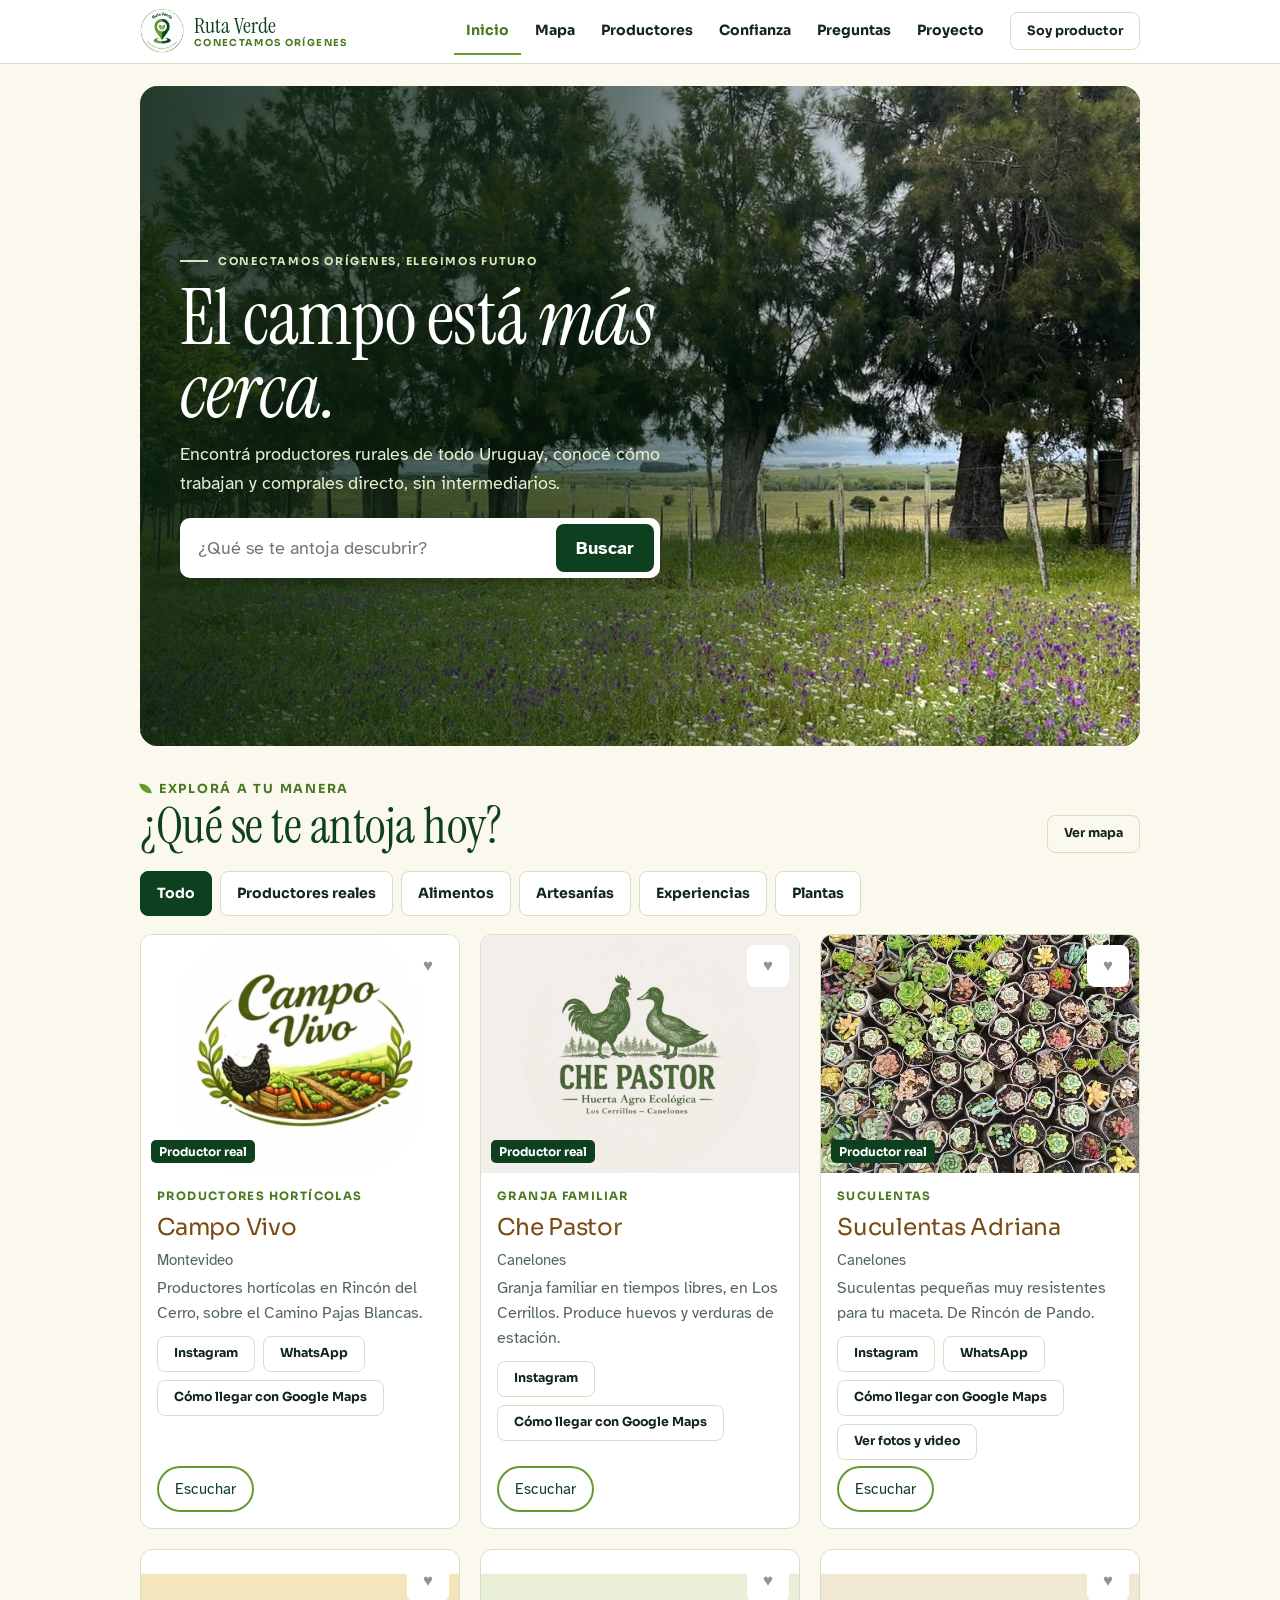
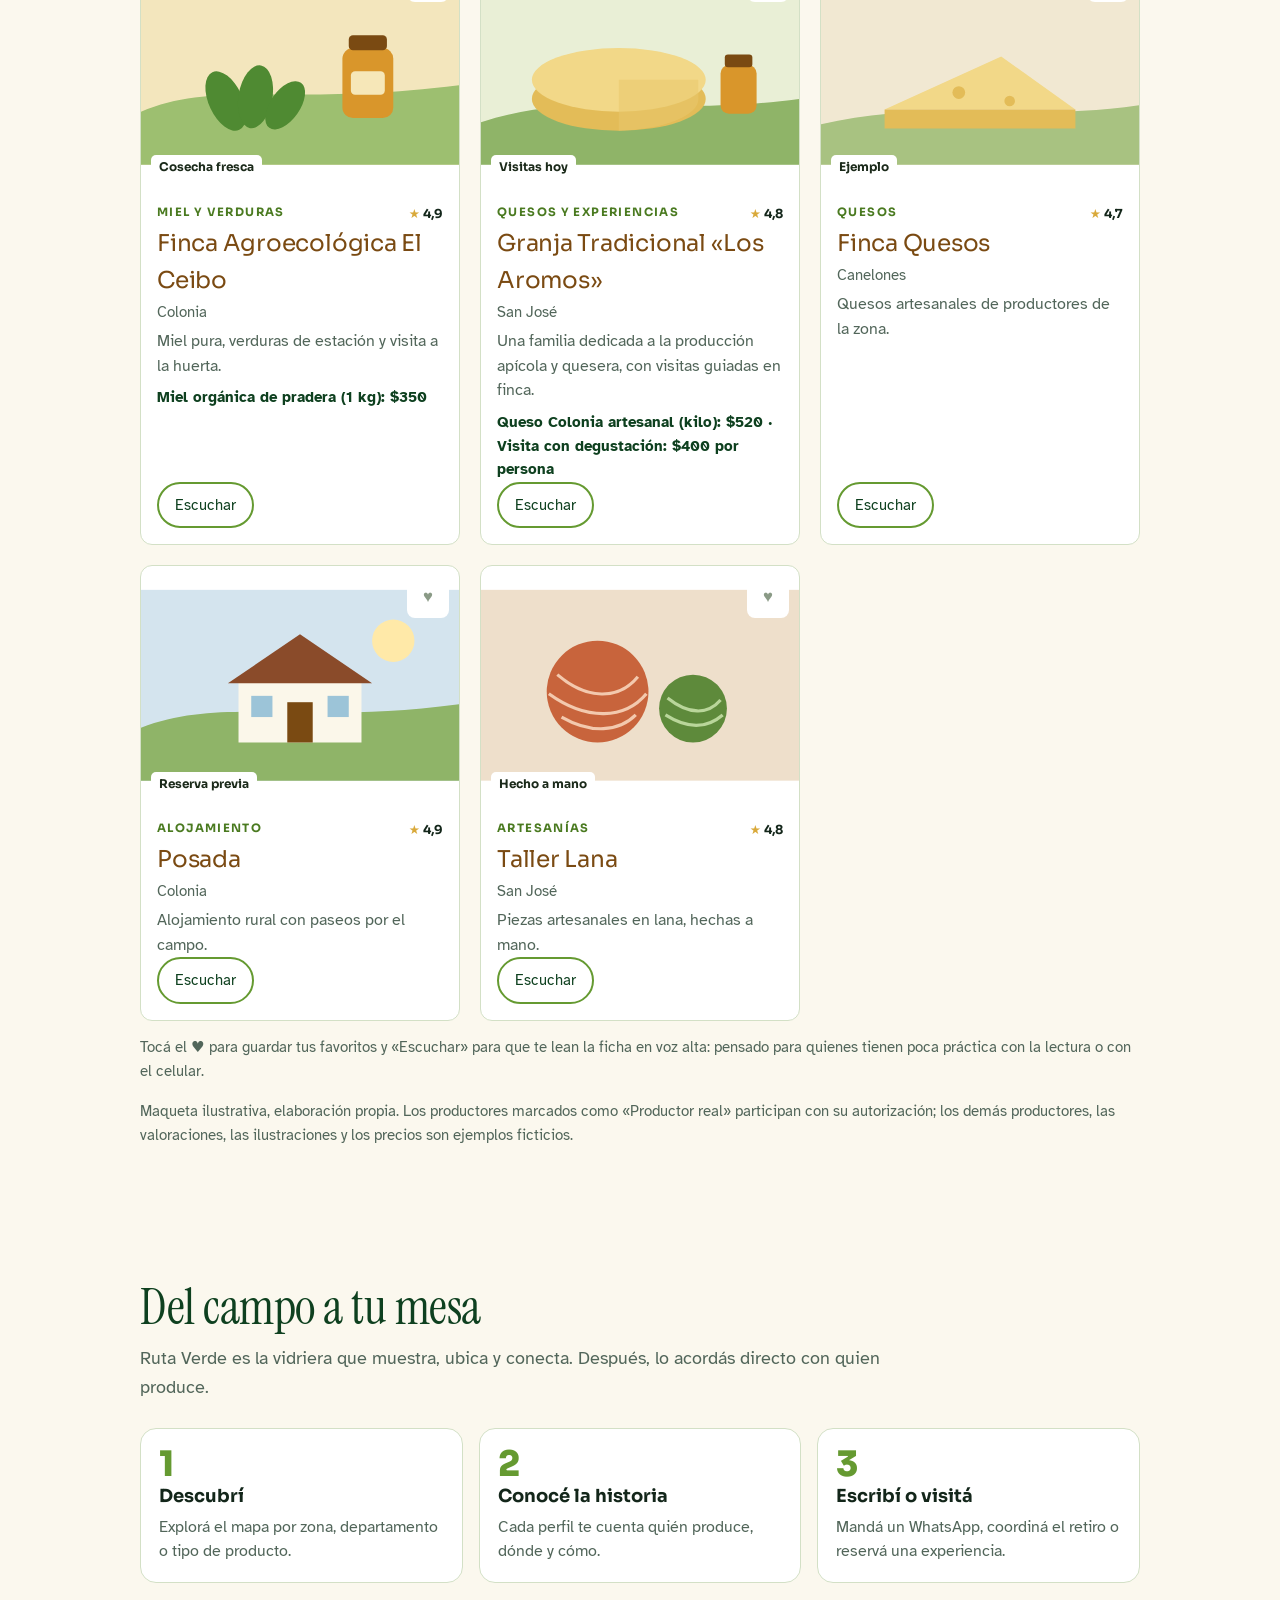
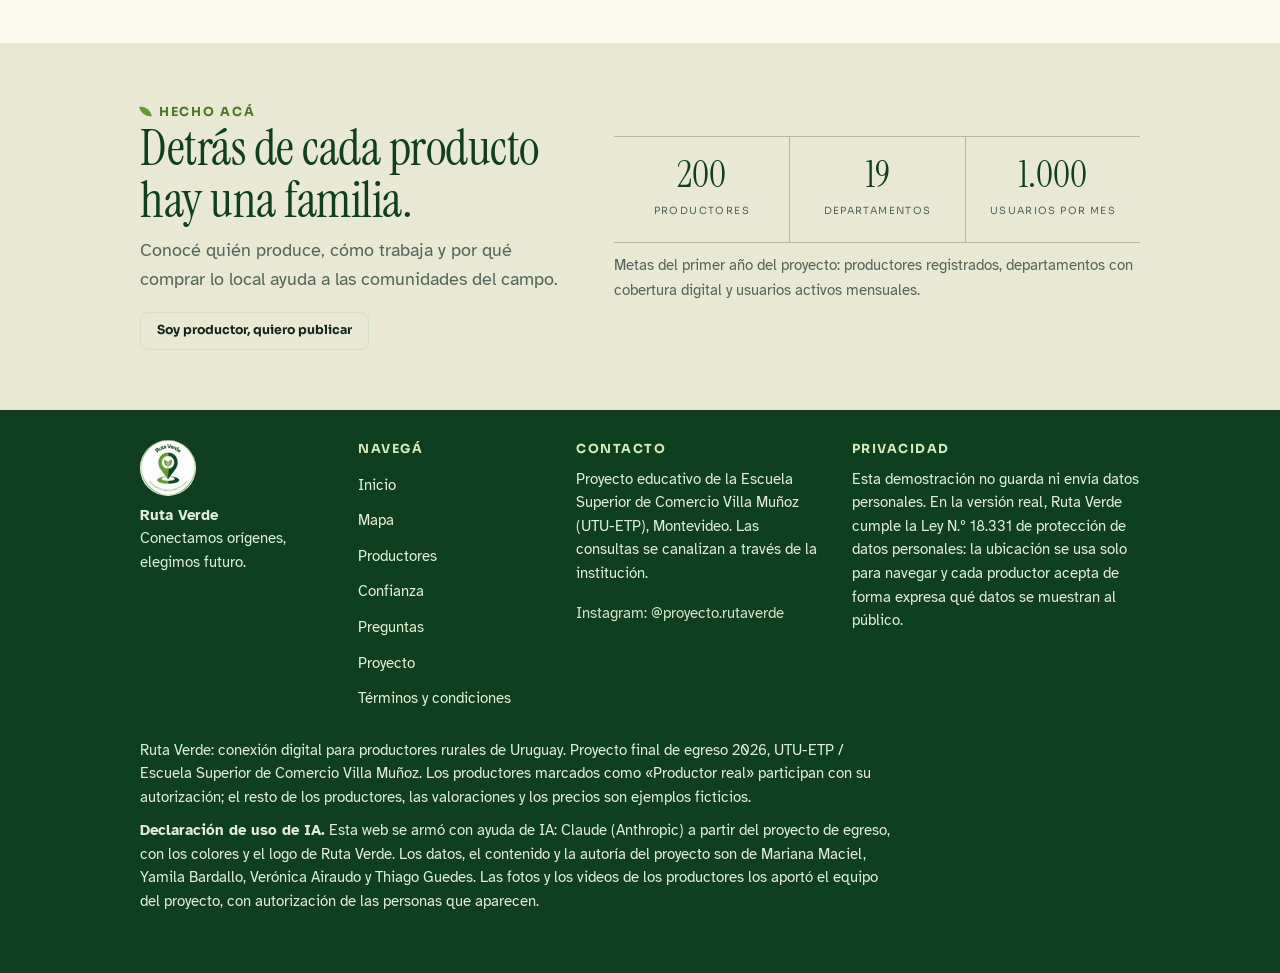
<file: index.html>
<!doctype html>
<html lang="es">
<head>
<meta charset="utf-8">
<meta name="viewport" content="width=device-width, initial-scale=1, viewport-fit=cover">
<meta name="description" content="Ruta Verde: app y sitio web para encontrar productores rurales de Uruguay, conocer su origen y contactarlos directo. Proyecto final de egreso 2026.">
<meta name="theme-color" content="#0E401F">
<meta property="og:title" content="Ruta Verde · Conectamos orígenes, elegimos futuro">
<meta property="og:description" content="Ruta Verde: app y sitio web para encontrar productores rurales de Uruguay, conocer su origen y contactarlos directo. Proyecto final de egreso 2026.">
<meta property="og:type" content="website">
<link rel="icon" href="data:image/svg+xml,%3Csvg xmlns='http://www.w3.org/2000/svg' viewBox='0 0 100 100'%3E%3Ctext y='.9em' font-size='90'%3E%F0%9F%8C%B1%3C/text%3E%3C/svg%3E">
<title>Ruta Verde · Conectamos orígenes, elegimos futuro</title>
<link rel="preconnect" href="https://fonts.googleapis.com">
<link href="https://fonts.googleapis.com/css2?family=Instrument+Serif:ital@0;1&family=Sora:wght@500;700;800&family=Atkinson+Hyperlegible:wght@400;700&display=swap" rel="stylesheet">
<link rel="stylesheet" href="assets/style.css">
<link rel="canonical" href="https://rutaverde.uy/">
<meta property="og:site_name" content="Ruta Verde">
<meta property="og:locale" content="es_UY">
<meta property="og:url" content="https://rutaverde.uy/">
<meta property="og:image" content="https://rutaverde.uy/assets/og.jpg">
<meta property="og:image:width" content="1200">
<meta property="og:image:height" content="630">
<meta property="og:image:alt" content="Ruta Verde: el campo está más cerca">
<meta name="twitter:card" content="summary_large_image">
<link rel="apple-touch-icon" href="assets/apple-touch-icon.png">
</head>
<body>
<script>document.documentElement.className="js"</script>
<a class="skip" href="#contenido">Saltar al contenido</a>
<header class="sitehd"><div class="wrap in">
  <a class="brand" href="./"><span class="lg" role="img" aria-label="Logo de Ruta Verde"></span><span class="bt"><b>Ruta Verde</b><small>Conectamos orígenes</small></span></a>
  <nav class="mn" id="menu" aria-label="Principal"><a href="./" class="on" aria-current="page">Inicio</a><a href="mapa/">Mapa <span id="gcount"></span></a><a href="productores/">Productores</a><a href="confianza/">Confianza</a><a href="preguntas/">Preguntas</a><a href="proyecto/">Proyecto</a><a class="cta-m" href="productores/#registro">Soy productor</a></nav>
  <a class="btn out" href="productores/#registro">Soy productor</a>
  <button class="burger" type="button" aria-expanded="false" aria-controls="menu"><svg width="18" height="18" viewBox="0 0 24 24" fill="none" stroke="currentColor" stroke-width="2.4" stroke-linecap="round" aria-hidden="true"><path d="M4 7h16M4 12h16M4 17h16"/></svg>Menú</button>
</div></header>
<section class="hero2" id="inicio"><div class="box">
  <img class="bgart" src="assets/img/portada.jpg" alt="" width="1200" height="1600" fetchpriority="high">
  <div class="shade"></div>
  <div class="in">
    <div class="tg">Conectamos orígenes, elegimos futuro</div>
    <h1>El campo está <em>más cerca.</em></h1>
    <p>Encontrá productores rurales de todo Uruguay, conocé cómo trabajan y comprales directo, sin intermediarios.</p>
    <div class="search"><input type="search" id="q" placeholder="¿Qué se te antoja descubrir?" aria-label="Buscar productor, producto o lugar"><a class="btn" href="#explorar">Buscar</a></div>
  </div>
</div></section>
<main id="contenido">
<section id="explorar"><div class="wrap">
  <div class="sec-h"><div><div class="eb">Explorá a tu manera</div><h2>¿Qué se te antoja hoy?</h2></div><a class="btn sm" href="mapa/">Ver mapa</a></div>
  <div class="chips" id="chips" role="group" aria-label="Categorías">
    <button class="chip" type="button" data-c="todo" aria-pressed="true">Todo</button>
    <button class="chip" type="button" data-c="real" aria-pressed="false">Productores reales</button>
    <button class="chip" type="button" data-c="alimentos" aria-pressed="false">Alimentos</button>
    <button class="chip" type="button" data-c="artesanias" aria-pressed="false">Artesanías</button>
    <button class="chip" type="button" data-c="experiencias" aria-pressed="false">Experiencias</button>
    <button class="chip" type="button" data-c="plantas" aria-pressed="false">Plantas</button>
  </div>
  <div class="cards" id="list">
<article class="card prod pc" data-c="real alimentos" data-id="campovivo"><div class="aw"><img class="art" src="assets/img/campo-vivo-logo.jpg" alt="Logo de Campo Vivo" loading="lazy" width="500" height="300" style="object-fit:contain;background:#fff"><span class="badge real">Productor real</span><button class="heart" type="button" aria-pressed="false" aria-label="Guardar Campo Vivo">♥</button></div><div class="bd"><span class="tag">Productores hortícolas</span><h3>Campo Vivo</h3><div class="m">Montevideo</div><p>Productores hortícolas en Rincón del Cerro, sobre el Camino Pajas Blancas.</p><div class="mini"><a class="btn sm" href="https://www.instagram.com/campovivo_71/" target="_blank" rel="noopener" aria-label="Instagram de Campo Vivo (se abre en otra pestaña)">Instagram</a><a class="btn sm" href="https://wa.me/59891456068?text=Hola%2C%20te%20encontr%C3%A9%20en%20Ruta%20Verde." target="_blank" rel="noopener" aria-label="WhatsApp de Campo Vivo (se abre en otra pestaña)">WhatsApp</a></div><button class="speak" type="button" aria-pressed="false">Escuchar</button></div></article>
<article class="card prod pc" data-c="real alimentos" data-id="chepastor"><div class="aw"><img class="art" src="assets/img/che-pastor-logo.jpg" alt="Logo de Che Pastor, huerta agroecológica" loading="lazy" width="500" height="300" style="object-fit:contain;background:#F2EEEB"><span class="badge real">Productor real</span><button class="heart" type="button" aria-pressed="false" aria-label="Guardar Che Pastor">♥</button></div><div class="bd"><span class="tag">Granja familiar</span><h3>Che Pastor</h3><div class="m">Canelones</div><p>Granja familiar en tiempos libres, en Los Cerrillos. Produce huevos y verduras de estación.</p><div class="mini"><a class="btn sm" href="https://www.instagram.com/chepastor.uy/" target="_blank" rel="noopener" aria-label="Instagram de Che Pastor (se abre en otra pestaña)">Instagram</a></div><button class="speak" type="button" aria-pressed="false">Escuchar</button></div></article>
<article class="card prod pc" data-c="real plantas" data-id="suculentas"><div class="aw"><img class="art" src="assets/img/suculentas-adriana-plantines.jpg" alt="Plantines de suculentas de Suculentas Adriana" loading="lazy" width="500" height="300"><span class="badge real">Productor real</span><button class="heart" type="button" aria-pressed="false" aria-label="Guardar Suculentas Adriana">♥</button></div><div class="bd"><span class="tag">Suculentas</span><h3>Suculentas Adriana</h3><div class="m">Canelones</div><p>Suculentas pequeñas muy resistentes para tu maceta. De Rincón de Pando.</p><div class="mini"><a class="btn sm" href="https://www.instagram.com/adriana.falero.146/" target="_blank" rel="noopener" aria-label="Instagram de Suculentas Adriana (se abre en otra pestaña)">Instagram</a><a class="btn sm" href="https://wa.me/59899061190?text=Hola%2C%20te%20encontr%C3%A9%20en%20Ruta%20Verde." target="_blank" rel="noopener" aria-label="WhatsApp de Suculentas Adriana (se abre en otra pestaña)">WhatsApp</a></div><button class="speak" type="button" aria-pressed="false">Escuchar</button></div></article>
<article class="card prod pc" data-c="alimentos" data-id="ceibo"><div class="aw"><svg class="art" viewBox="0 0 300 180" aria-hidden="true"><rect width="300" height="180" fill="#F3E6BD"/><path d="M0 130 C70 100 140 125 300 105 V180 H0Z" fill="#9DBF70"/><rect x="190" y="70" width="48" height="66" rx="10" fill="#D9962B"/><rect x="196" y="58" width="36" height="14" rx="4" fill="#7A4A12"/><rect x="198" y="92" width="32" height="22" rx="4" fill="#F6E7B8"/><g fill="#4F8A32"><ellipse cx="80" cy="120" rx="16" ry="30" transform="rotate(-25 80 120)"/><ellipse cx="108" cy="116" rx="16" ry="30" transform="rotate(10 108 116)"/><ellipse cx="136" cy="124" rx="14" ry="26" transform="rotate(35 136 124)"/></g></svg><span class="badge">Cosecha fresca</span><button class="heart" type="button" aria-pressed="false" aria-label="Guardar Finca Agroecológica El Ceibo">♥</button></div><div class="bd"><span class="rt"><i>★</i> 4,9</span><span class="tag">Miel y verduras</span><h3>Finca Agroecológica El Ceibo</h3><div class="m">Colonia</div><p>Miel pura, verduras de estación y visita a la huerta.</p><div class="pr">Miel orgánica de pradera (1 kg): $350</div><button class="speak" type="button" aria-pressed="false">Escuchar</button></div></article>
<article class="card prod pc" data-c="alimentos experiencias" data-id="aromos"><div class="aw"><svg class="art" viewBox="0 0 300 180" aria-hidden="true"><rect width="300" height="180" fill="#E9EFD6"/><path d="M0 140 C90 110 170 135 300 118 V180 H0Z" fill="#8FB468"/><ellipse cx="130" cy="118" rx="82" ry="30" fill="#E3BC58"/><ellipse cx="130" cy="100" rx="82" ry="30" fill="#F2D888"/><path d="M130 100 L205 100 L205 118 A82 30 0 0 1 130 148Z" fill="#E9C96C" opacity=".55"/><rect x="226" y="86" width="34" height="46" rx="8" fill="#D9962B"/><rect x="230" y="76" width="26" height="12" rx="3" fill="#7A4A12"/></svg><span class="badge">Visitas hoy</span><button class="heart" type="button" aria-pressed="false" aria-label="Guardar Granja Tradicional «Los Aromos»">♥</button></div><div class="bd"><span class="rt"><i>★</i> 4,8</span><span class="tag">Quesos y experiencias</span><h3>Granja Tradicional «Los Aromos»</h3><div class="m">San José</div><p>Una familia dedicada a la producción apícola y quesera, con visitas guiadas en finca.</p><div class="pr">Queso Colonia artesanal (kilo): $520 · Visita con degustación: $400 por persona</div><button class="speak" type="button" aria-pressed="false">Escuchar</button></div></article>
<article class="card prod pc" data-c="alimentos" data-id="quesos"><div class="aw"><svg class="art" viewBox="0 0 300 180" aria-hidden="true"><rect width="300" height="180" fill="#F1E8D2"/><path d="M0 142 C100 118 190 140 300 124 V180 H0Z" fill="#A8C281"/><path d="M60 128 L170 78 L240 128Z" fill="#F2D888"/><path d="M60 128 L240 128 L240 146 L60 146Z" fill="#E3BC58"/><circle cx="130" cy="112" r="6" fill="#E3BC58"/><circle cx="178" cy="120" r="5" fill="#E3BC58"/></svg><span class="badge">Ejemplo</span><button class="heart" type="button" aria-pressed="false" aria-label="Guardar Finca Quesos">♥</button></div><div class="bd"><span class="rt"><i>★</i> 4,7</span><span class="tag">Quesos</span><h3>Finca Quesos</h3><div class="m">Canelones</div><p>Quesos artesanales de productores de la zona.</p><button class="speak" type="button" aria-pressed="false">Escuchar</button></div></article>
<article class="card prod pc" data-c="experiencias" data-id="posada"><div class="aw"><svg class="art" viewBox="0 0 300 180" aria-hidden="true"><rect width="300" height="180" fill="#D4E4EE"/><circle cx="238" cy="48" r="20" fill="#FFE9A8"/><path d="M0 130 C80 100 150 128 300 108 V180 H0Z" fill="#8FB468"/><rect x="92" y="84" width="116" height="60" fill="#FBF7EA"/><path d="M82 88 L150 42 L218 88Z" fill="#8A4B2A"/><rect x="138" y="106" width="24" height="38" fill="#7A4A12"/><rect x="104" y="100" width="20" height="20" fill="#9CC4D8"/><rect x="176" y="100" width="20" height="20" fill="#9CC4D8"/></svg><span class="badge">Reserva previa</span><button class="heart" type="button" aria-pressed="false" aria-label="Guardar Posada">♥</button></div><div class="bd"><span class="rt"><i>★</i> 4,9</span><span class="tag">Alojamiento</span><h3>Posada</h3><div class="m">Colonia</div><p>Alojamiento rural con paseos por el campo.</p><button class="speak" type="button" aria-pressed="false">Escuchar</button></div></article>
<article class="card prod pc" data-c="artesanias" data-id="lana"><div class="aw"><svg class="art" viewBox="0 0 300 180" aria-hidden="true"><rect width="300" height="180" fill="#EEDFCB"/><circle cx="110" cy="96" r="48" fill="#C8643C"/><g fill="none" stroke="#F3C9AE" stroke-width="3"><path d="M72 80 C100 104 130 104 148 82"/><path d="M64 98 C100 124 136 122 156 98"/><path d="M76 120 C104 136 130 134 146 118"/></g><circle cx="200" cy="112" r="32" fill="#5E8A3B"/><g fill="none" stroke="#B9D69A" stroke-width="3"><path d="M176 102 C196 118 214 118 226 104"/><path d="M174 118 C196 132 214 130 228 118"/></g></svg><span class="badge">Hecho a mano</span><button class="heart" type="button" aria-pressed="false" aria-label="Guardar Taller Lana">♥</button></div><div class="bd"><span class="rt"><i>★</i> 4,8</span><span class="tag">Artesanías</span><h3>Taller Lana</h3><div class="m">San José</div><p>Piezas artesanales en lana, hechas a mano.</p><button class="speak" type="button" aria-pressed="false">Escuchar</button></div></article>
  </div>
  <p class="demo">Tocá el ♥ para guardar tus favoritos y «Escuchar» para que te lean la ficha en voz alta: pensado para quienes tienen poca práctica con la lectura o con el celular.</p>
  <p class="demo">Maqueta ilustrativa, elaboración propia. Los productores marcados como «Productor real» participan con su autorización; los demás productores, las valoraciones, las ilustraciones y los precios son ejemplos ficticios.</p>
</div></section>
<section id="como"><div class="wrap">
  <h2>Del campo a tu mesa</h2>
  <p class="sub">Ruta Verde es la vidriera que muestra, ubica y conecta. Después, lo acordás directo con quien produce.</p>
  <div class="cards">
    <div class="card step"><div class="num">1</div><b>Descubrí</b><p>Explorá el mapa por zona, departamento o tipo de producto.</p></div>
    <div class="card step"><div class="num">2</div><b>Conocé la historia</b><p>Cada perfil te cuenta quién produce, dónde y cómo.</p></div>
    <div class="card step"><div class="num">3</div><b>Escribí o visitá</b><p>Mandá un WhatsApp, coordiná el retiro o reservá una experiencia.</p></div>
  </div>
</div></section>
<section class="hecho" id="hecho"><div class="wrap two2">
  <div><div class="eb">Hecho acá</div><h2>Detrás de cada producto hay una familia.</h2><p class="sub" style="margin-bottom:18px">Conocé quién produce, cómo trabaja y por qué comprar lo local ayuda a las comunidades del campo.</p><a class="btn sm" href="productores/#registro">Soy productor, quiero publicar</a></div>
  <div><div class="st"><div><b>200</b><span>Productores</span></div><div><b>19</b><span>Departamentos</span></div><div><b>1.000</b><span>Usuarios por mes</span></div></div>
  <p class="demo" style="margin-top:10px">Metas del primer año del proyecto: productores registrados, departamentos con cobertura digital y usuarios activos mensuales.</p></div>
</div></section>
</main>
<footer id="contacto"><div class="wrap">
  <div class="fgrid">
    <div><span class="lg flogo" role="img" aria-label="Logo de Ruta Verde"></span><p><b>Ruta Verde</b><br>Conectamos orígenes, elegimos futuro.</p></div>
    <div><h4>Navegá</h4><a href="./">Inicio</a><a href="mapa/">Mapa</a><a href="productores/">Productores</a><a href="confianza/">Confianza</a><a href="preguntas/">Preguntas</a><a href="proyecto/">Proyecto</a><a href="terminos/">Términos y condiciones</a></div>
    <div><h4>Contacto</h4><p>Proyecto educativo de la Escuela Superior de Comercio Villa Muñoz (UTU-ETP), Montevideo. Las consultas se canalizan a través de la institución.</p><p><a href="https://www.instagram.com/proyecto.rutaverde/" target="_blank" rel="noopener">Instagram: @proyecto.rutaverde</a></p></div>
    <div id="privacidad"><h4>Privacidad</h4><p>Esta demostración no guarda ni envía datos personales. En la versión real, Ruta Verde cumple la Ley N.º 18.331 de protección de datos personales: la ubicación se usa solo para navegar y cada productor acepta de forma expresa qué datos se muestran al público.</p></div>
  </div>
  <p>Ruta Verde: conexión digital para productores rurales de Uruguay. Proyecto final de egreso 2026, UTU-ETP / Escuela Superior de Comercio Villa Muñoz. Los productores marcados como «Productor real» participan con su autorización; el resto de los productores, las valoraciones y los precios son ejemplos ficticios.</p>
  <p><b>Declaración de uso de IA.</b> Esta web se armó con ayuda de IA: Claude (Anthropic) a partir del proyecto de egreso, con los colores y el logo de Ruta Verde. Los datos, el contenido y la autoría del proyecto son de Mariana Maciel, Yamila Bardallo, Verónica Airaudo y Thiago Guedes. Las fotos y los videos de los productores los aportó el equipo del proyecto, con autorización de las personas que aparecen.</p>
</div></footer>
<script src="assets/app.js"></script>
</body>
</html>
</file>
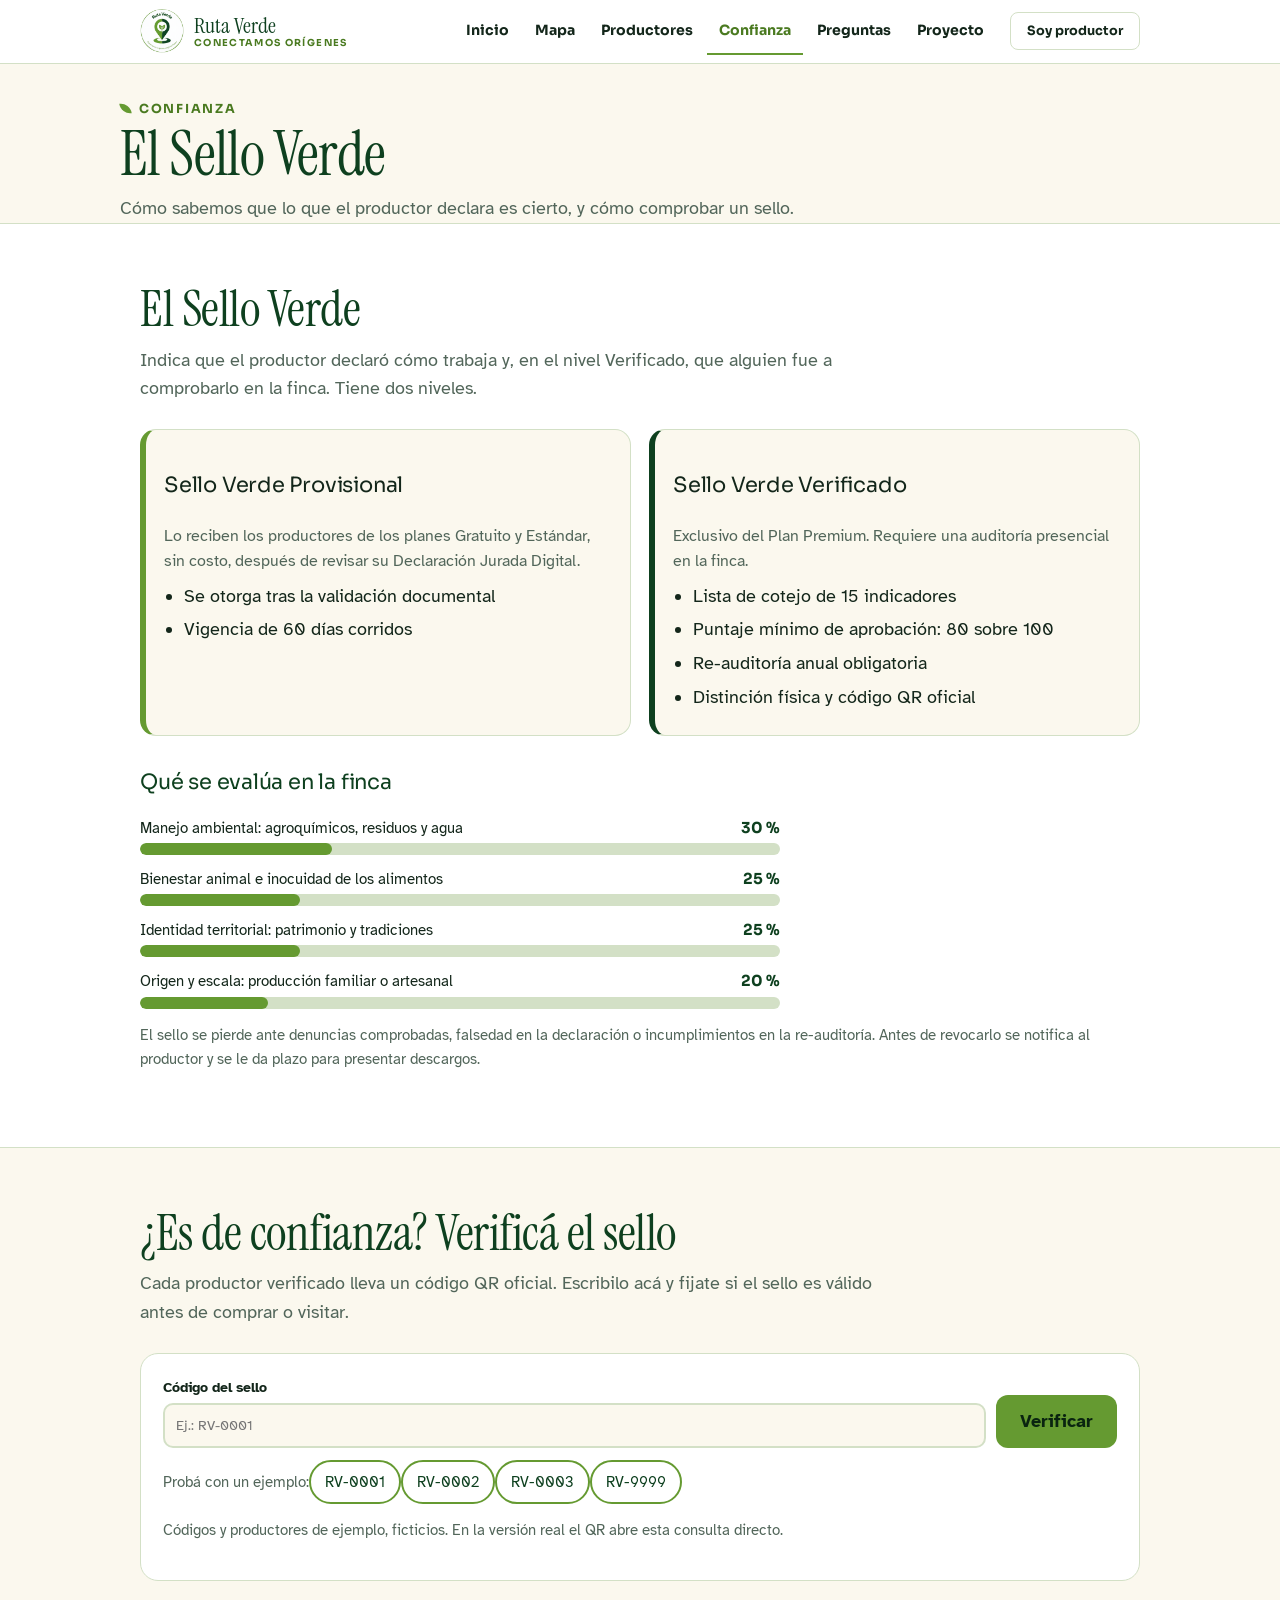
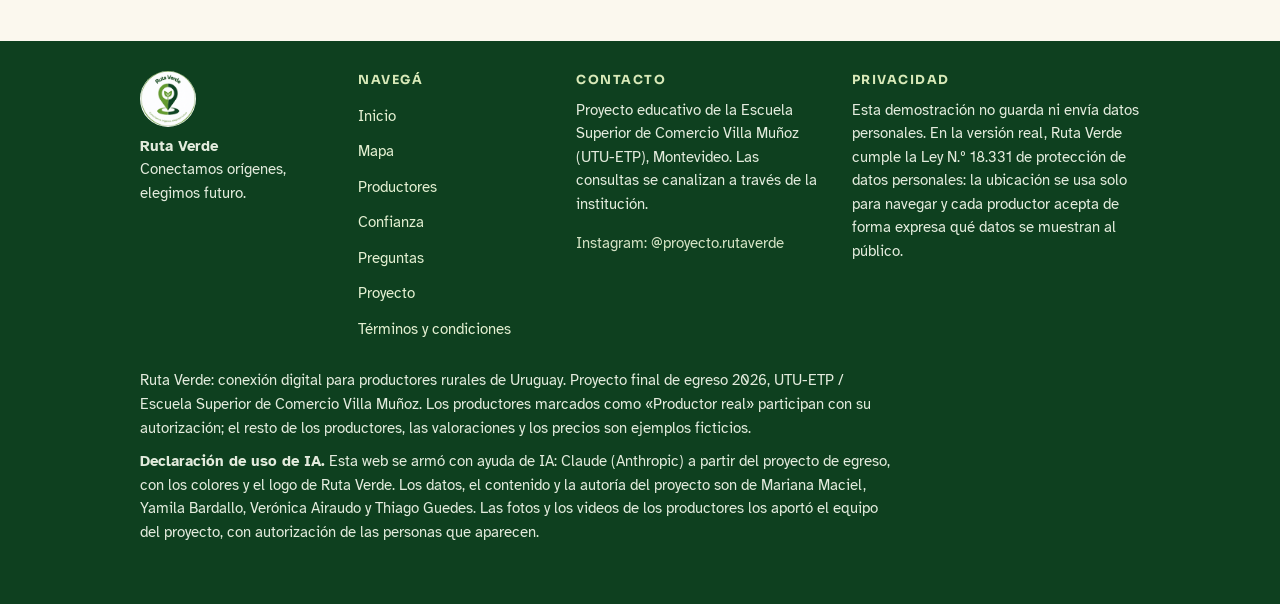
<file: confianza/index.html>
<!doctype html>
<html lang="es">
<head>
<meta charset="utf-8">
<meta name="viewport" content="width=device-width, initial-scale=1, viewport-fit=cover">
<meta name="description" content="Qué es el Sello Verde y cómo verificar un código. Proyecto final de egreso 2026.">
<meta name="theme-color" content="#0E401F">
<meta property="og:title" content="Confianza y Sello Verde · Ruta Verde">
<meta property="og:description" content="Qué es el Sello Verde y cómo verificar un código. Proyecto final de egreso 2026.">
<meta property="og:type" content="website">
<link rel="icon" href="data:image/svg+xml,%3Csvg xmlns='http://www.w3.org/2000/svg' viewBox='0 0 100 100'%3E%3Ctext y='.9em' font-size='90'%3E%F0%9F%8C%B1%3C/text%3E%3C/svg%3E">
<title>Confianza y Sello Verde · Ruta Verde</title>
<link rel="preconnect" href="https://fonts.googleapis.com">
<link href="https://fonts.googleapis.com/css2?family=Instrument+Serif:ital@0;1&family=Sora:wght@500;700;800&family=Atkinson+Hyperlegible:wght@400;700&display=swap" rel="stylesheet">
<link rel="stylesheet" href="../assets/style.css">
<link rel="canonical" href="https://rutaverde.uy/confianza/">
<meta property="og:site_name" content="Ruta Verde">
<meta property="og:locale" content="es_UY">
<meta property="og:url" content="https://rutaverde.uy/confianza/">
<meta property="og:image" content="https://rutaverde.uy/assets/og.jpg">
<meta property="og:image:width" content="1200">
<meta property="og:image:height" content="630">
<meta property="og:image:alt" content="Ruta Verde: el campo está más cerca">
<meta name="twitter:card" content="summary_large_image">
<link rel="apple-touch-icon" href="../assets/apple-touch-icon.png">
</head>
<body>
<script>document.documentElement.className="js"</script>
<a class="skip" href="#contenido">Saltar al contenido</a>
<header class="sitehd"><div class="wrap in">
  <a class="brand" href="../"><span class="lg" role="img" aria-label="Logo de Ruta Verde"></span><span class="bt"><b>Ruta Verde</b><small>Conectamos orígenes</small></span></a>
  <nav class="mn" id="menu" aria-label="Principal"><a href="../">Inicio</a><a href="../mapa/">Mapa <span id="gcount"></span></a><a href="../productores/">Productores</a><a href="../confianza/" class="on" aria-current="page">Confianza</a><a href="../preguntas/">Preguntas</a><a href="../proyecto/">Proyecto</a><a class="cta-m" href="../productores/#registro">Soy productor</a></nav>
  <a class="btn out" href="../productores/#registro">Soy productor</a>
  <button class="burger" type="button" aria-expanded="false" aria-controls="menu"><svg width="18" height="18" viewBox="0 0 24 24" fill="none" stroke="currentColor" stroke-width="2.4" stroke-linecap="round" aria-hidden="true"><path d="M4 7h16M4 12h16M4 17h16"/></svg>Menú</button>
</div></header>
<main id="contenido">
<div class="wrap pg-h"><div class="eb">Confianza</div><h1>El Sello Verde</h1><p>Cómo sabemos que lo que el productor declara es cierto, y cómo comprobar un sello.</p></div>
<section id="sello" class="alt"><div class="wrap">
  <h2>El Sello Verde</h2>
  <p class="sub">Indica que el productor declaró cómo trabaja y, en el nivel Verificado, que alguien fue a comprobarlo en la finca. Tiene dos niveles.</p>
  <div class="two">
    <div class="card seal"><h3>Sello Verde Provisional</h3><p>Lo reciben los productores de los planes Gratuito y Estándar, sin costo, después de revisar su Declaración Jurada Digital.</p><ul><li>Se otorga tras la validación documental</li><li>Vigencia de 60 días corridos</li></ul></div>
    <div class="card seal v"><h3>Sello Verde Verificado</h3><p>Exclusivo del Plan Premium. Requiere una auditoría presencial en la finca.</p><ul><li>Lista de cotejo de 15 indicadores</li><li>Puntaje mínimo de aprobación: 80 sobre 100</li><li>Re-auditoría anual obligatoria</li><li>Distinción física y código QR oficial</li></ul></div>
  </div>
  <h3 style="font-family:var(--head);color:var(--forest);margin:30px 0 4px">Qué se evalúa en la finca</h3>
  <div class="bars" style="max-width:640px">
    <div class="bar"><div class="t"><span>Manejo ambiental: agroquímicos, residuos y agua</span><b>30 %</b></div><div class="track"><div class="fill" style="width:30%"></div></div></div>
    <div class="bar"><div class="t"><span>Bienestar animal e inocuidad de los alimentos</span><b>25 %</b></div><div class="track"><div class="fill" style="width:25%"></div></div></div>
    <div class="bar"><div class="t"><span>Identidad territorial: patrimonio y tradiciones</span><b>25 %</b></div><div class="track"><div class="fill" style="width:25%"></div></div></div>
    <div class="bar"><div class="t"><span>Origen y escala: producción familiar o artesanal</span><b>20 %</b></div><div class="track"><div class="fill" style="width:20%"></div></div></div>
  </div>
  <p class="demo">El sello se pierde ante denuncias comprobadas, falsedad en la declaración o incumplimientos en la re-auditoría. Antes de revocarlo se notifica al productor y se le da plazo para presentar descargos.</p>
</div></section>
<section id="verificador"><div class="wrap">
  <h2>¿Es de confianza? Verificá el sello</h2>
  <p class="sub">Cada productor verificado lleva un código QR oficial. Escribilo acá y fijate si el sello es válido antes de comprar o visitar.</p>
  <div class="panel">
    <div class="form" style="grid-template-columns:1fr auto">
      <label class="f">Código del sello<input type="text" id="v-code" placeholder="Ej.: RV-0001" autocomplete="off" autocapitalize="characters"></label>
      <button class="btn" type="button" id="v-go">Verificar</button>
    </div>
    <div class="mini js-only" id="v-ex"><span class="demo" style="margin:0">Probá con un ejemplo:</span><button type="button" data-v="RV-0001">RV-0001</button><button type="button" data-v="RV-0002">RV-0002</button><button type="button" data-v="RV-0003">RV-0003</button><button type="button" data-v="RV-9999">RV-9999</button></div>
    <div id="v-res" aria-live="polite"></div>
    <p class="demo">Códigos y productores de ejemplo, ficticios. En la versión real el QR abre esta consulta directo.</p>
    <p class="nojs-note">Para probar el verificador hay que abrir la página con el navegador (Chrome o Safari).</p>
  </div>
</div></section>
</main>
<footer id="contacto"><div class="wrap">
  <div class="fgrid">
    <div><span class="lg flogo" role="img" aria-label="Logo de Ruta Verde"></span><p><b>Ruta Verde</b><br>Conectamos orígenes, elegimos futuro.</p></div>
    <div><h4>Navegá</h4><a href="../">Inicio</a><a href="../mapa/">Mapa</a><a href="../productores/">Productores</a><a href="../confianza/">Confianza</a><a href="../preguntas/">Preguntas</a><a href="../proyecto/">Proyecto</a><a href="../terminos/">Términos y condiciones</a></div>
    <div><h4>Contacto</h4><p>Proyecto educativo de la Escuela Superior de Comercio Villa Muñoz (UTU-ETP), Montevideo. Las consultas se canalizan a través de la institución.</p><p><a href="https://www.instagram.com/proyecto.rutaverde/" target="_blank" rel="noopener">Instagram: @proyecto.rutaverde</a></p></div>
    <div id="privacidad"><h4>Privacidad</h4><p>Esta demostración no guarda ni envía datos personales. En la versión real, Ruta Verde cumple la Ley N.º 18.331 de protección de datos personales: la ubicación se usa solo para navegar y cada productor acepta de forma expresa qué datos se muestran al público.</p></div>
  </div>
  <p>Ruta Verde: conexión digital para productores rurales de Uruguay. Proyecto final de egreso 2026, UTU-ETP / Escuela Superior de Comercio Villa Muñoz. Los productores marcados como «Productor real» participan con su autorización; el resto de los productores, las valoraciones y los precios son ejemplos ficticios.</p>
  <p><b>Declaración de uso de IA.</b> Esta web se armó con ayuda de IA: Claude (Anthropic) a partir del proyecto de egreso, con los colores y el logo de Ruta Verde. Los datos, el contenido y la autoría del proyecto son de Mariana Maciel, Yamila Bardallo, Verónica Airaudo y Thiago Guedes. Las fotos y los videos de los productores los aportó el equipo del proyecto, con autorización de las personas que aparecen.</p>
</div></footer>
<script src="../assets/app.js"></script>
</body>
</html>
</file>
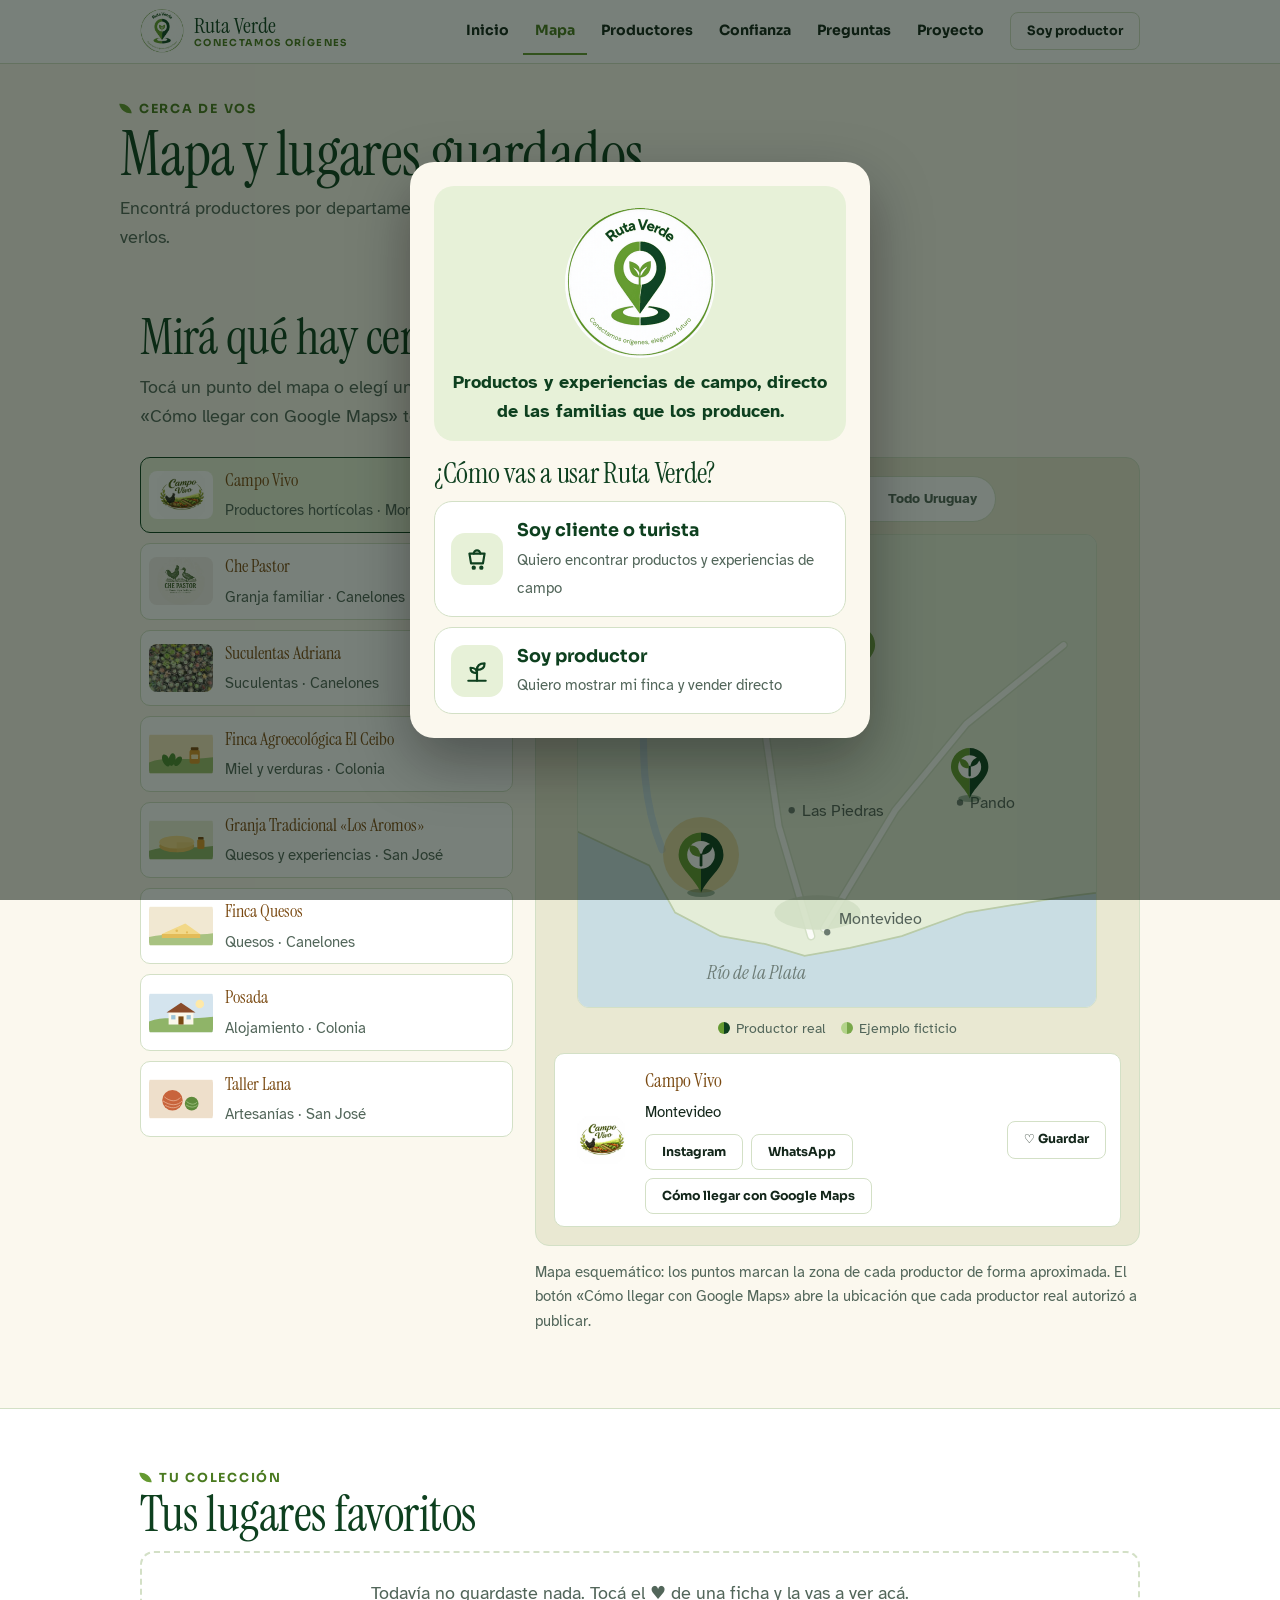
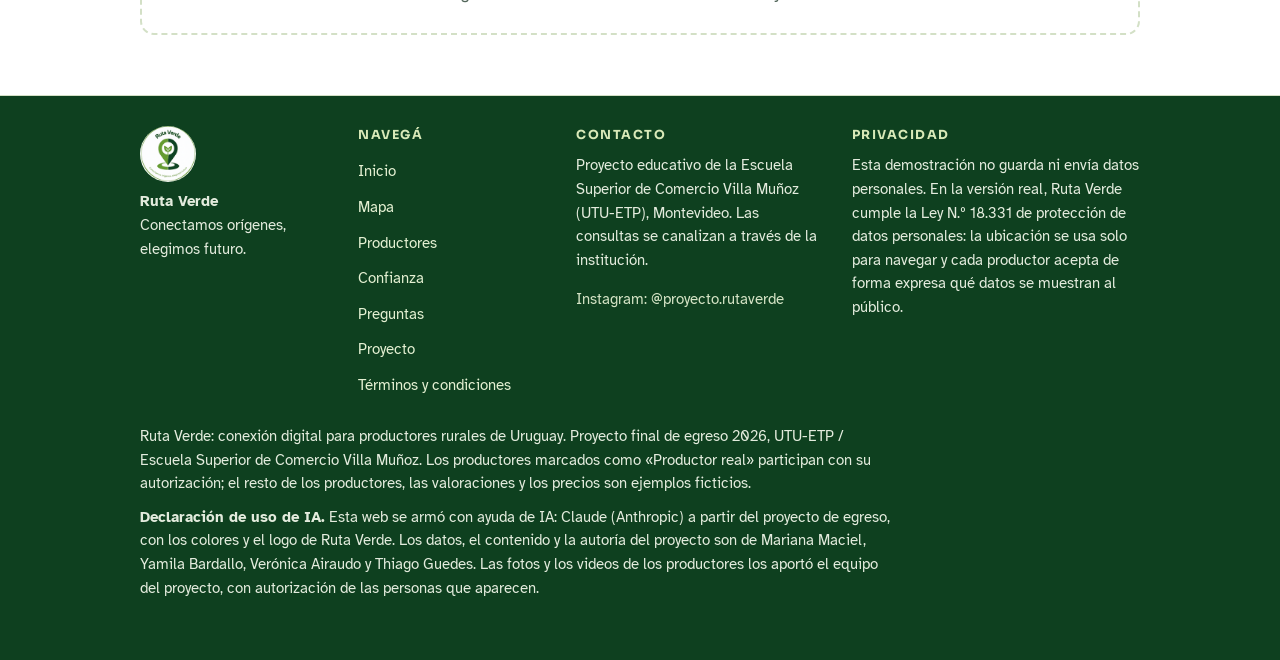
<file: mapa/index.html>
<!doctype html>
<html lang="es">
<head>
<meta charset="utf-8">
<meta name="viewport" content="width=device-width, initial-scale=1, viewport-fit=cover">
<meta name="description" content="Mirá qué productores hay cerca de vos y guardá tus lugares favoritos. Maqueta del proyecto final de egreso 2026.">
<meta name="theme-color" content="#0E401F">
<meta property="og:title" content="Mapa y lugares guardados · Ruta Verde">
<meta property="og:description" content="Mirá qué productores hay cerca de vos y guardá tus lugares favoritos. Maqueta del proyecto final de egreso 2026.">
<meta property="og:type" content="website">
<link rel="icon" href="data:image/svg+xml,%3Csvg xmlns='http://www.w3.org/2000/svg' viewBox='0 0 100 100'%3E%3Ctext y='.9em' font-size='90'%3E%F0%9F%8C%B1%3C/text%3E%3C/svg%3E">
<title>Mapa y lugares guardados · Ruta Verde</title>
<link rel="preconnect" href="https://fonts.googleapis.com">
<link href="https://fonts.googleapis.com/css2?family=Instrument+Serif:ital@0;1&family=Sora:wght@500;700;800&family=Atkinson+Hyperlegible:wght@400;700&display=swap" rel="stylesheet">
<link rel="stylesheet" href="../assets/style.css">
<link rel="canonical" href="https://rutaverde.uy/mapa/">
<meta property="og:site_name" content="Ruta Verde">
<meta property="og:locale" content="es_UY">
<meta property="og:url" content="https://rutaverde.uy/mapa/">
<meta property="og:image" content="https://rutaverde.uy/assets/og.jpg">
<meta property="og:image:width" content="1200">
<meta property="og:image:height" content="630">
<meta property="og:image:alt" content="Ruta Verde: el campo está más cerca">
<meta name="twitter:card" content="summary_large_image">
<link rel="apple-touch-icon" href="../assets/apple-touch-icon.png">
</head>
<body>
<script>document.documentElement.className="js"</script>
<a class="skip" href="#contenido">Saltar al contenido</a>
<header class="sitehd"><div class="wrap in">
  <a class="brand" href="../"><span class="lg" role="img" aria-label="Logo de Ruta Verde"></span><span class="bt"><b>Ruta Verde</b><small>Conectamos orígenes</small></span></a>
  <nav class="mn" id="menu" aria-label="Principal"><a href="../">Inicio</a><a href="../mapa/" class="on" aria-current="page">Mapa <span id="gcount"></span></a><a href="../productores/">Productores</a><a href="../confianza/">Confianza</a><a href="../preguntas/">Preguntas</a><a href="../proyecto/">Proyecto</a><a class="cta-m" href="../productores/#registro">Soy productor</a></nav>
  <a class="btn out" href="../productores/#registro">Soy productor</a>
  <button class="burger" type="button" aria-expanded="false" aria-controls="menu"><svg width="18" height="18" viewBox="0 0 24 24" fill="none" stroke="currentColor" stroke-width="2.4" stroke-linecap="round" aria-hidden="true"><path d="M4 7h16M4 12h16M4 17h16"/></svg>Menú</button>
</div></header>
<main id="contenido">
<div class="wrap pg-h"><div class="eb">Cerca de vos</div><h1>Mapa y lugares guardados</h1><p>Encontrá productores por departamento y guardá los que más te gusten para volver a verlos.</p></div>
<section id="mapa"><div class="wrap">
  <h2>Mirá qué hay cerca de vos</h2>
  <p class="sub">Tocá un punto del mapa o elegí un productor de la lista. En los productores reales, el botón «Cómo llegar con Google Maps» te abre la ubicación para ir hasta ahí.</p>
  <div class="mapa">
    <div class="ml" id="mlist"></div>
    <div>
      <div class="pmapbox">
        <div class="gseg" id="gzona" role="group" aria-label="Zona del mapa"><button type="button" data-z="metro" aria-pressed="true">Montevideo y Canelones</button><button type="button" data-z="uy" aria-pressed="false">Todo Uruguay</button></div>
        <div class="gmap" id="gmap"></div>
        <div class="gley"><span><i class="gdot"></i>Productor real</span><span><i class="gdot ej"></i>Ejemplo ficticio</span></div>
        <div class="pop" id="pop" aria-live="polite"></div></div>
      <p class="demo">Mapa esquemático: los puntos marcan la zona de cada productor de forma aproximada. El botón «Cómo llegar con Google Maps» abre la ubicación que cada productor real autorizó a publicar.</p>
    </div>
  </div>
</div></section>
<section id="guardados" class="alt"><div class="wrap">
  <div class="eb">Tu colección</div><h2>Tus lugares favoritos</h2>
  <div class="cards" id="glist"></div>
  <div class="empty" id="gempty">Todavía no guardaste nada. Tocá el ♥ de una ficha y la vas a ver acá.</div>
</div></section>
</main>
<footer id="contacto"><div class="wrap">
  <div class="fgrid">
    <div><span class="lg flogo" role="img" aria-label="Logo de Ruta Verde"></span><p><b>Ruta Verde</b><br>Conectamos orígenes, elegimos futuro.</p></div>
    <div><h4>Navegá</h4><a href="../">Inicio</a><a href="../mapa/">Mapa</a><a href="../productores/">Productores</a><a href="../confianza/">Confianza</a><a href="../preguntas/">Preguntas</a><a href="../proyecto/">Proyecto</a><a href="../terminos/">Términos y condiciones</a></div>
    <div><h4>Contacto</h4><p>Proyecto educativo de la Escuela Superior de Comercio Villa Muñoz (UTU-ETP), Montevideo. Las consultas se canalizan a través de la institución.</p><p><a href="https://www.instagram.com/proyecto.rutaverde/" target="_blank" rel="noopener">Instagram: @proyecto.rutaverde</a></p></div>
    <div id="privacidad"><h4>Privacidad</h4><p>Esta demostración no guarda ni envía datos personales. En la versión real, Ruta Verde cumple la Ley N.º 18.331 de protección de datos personales: la ubicación se usa solo para navegar y cada productor acepta de forma expresa qué datos se muestran al público.</p></div>
  </div>
  <p>Ruta Verde: conexión digital para productores rurales de Uruguay. Proyecto final de egreso 2026, UTU-ETP / Escuela Superior de Comercio Villa Muñoz. Los productores marcados como «Productor real» participan con su autorización; el resto de los productores, las valoraciones y los precios son ejemplos ficticios.</p>
  <p><b>Declaración de uso de IA.</b> Esta web se armó con ayuda de IA: Claude (Anthropic) a partir del proyecto de egreso, con los colores y el logo de Ruta Verde. Los datos, el contenido y la autoría del proyecto son de Mariana Maciel, Yamila Bardallo, Verónica Airaudo y Thiago Guedes. Las fotos y los videos de los productores los aportó el equipo del proyecto, con autorización de las personas que aparecen.</p>
</div></footer>
<div class="bienv" id="bienv" hidden>
  <div class="bienv-in" role="dialog" aria-modal="true" aria-labelledby="bv-t">
    <div id="bv-1">
      <div class="bv-logo"><span class="lg" role="img" aria-label="Logo de Ruta Verde. Conectamos orígenes, elegimos futuro."></span><p>Productos y experiencias de campo, directo de las familias que los producen.</p></div>
      <h2 id="bv-t" tabindex="-1">¿Cómo vas a usar Ruta Verde?</h2>
      <button class="rol" type="button" id="bv-cli"><span class="ic" aria-hidden="true"><svg viewBox="0 0 24 24" fill="none" stroke="currentColor" stroke-width="2" stroke-linecap="round" stroke-linejoin="round"><path d="M5 7h14l-1.5 9h-11z"/><path d="M9 7a3 3 0 0 1 6 0"/><circle cx="9" cy="20" r="1"/><circle cx="16" cy="20" r="1"/></svg></span><span><b>Soy cliente o turista</b><span>Quiero encontrar productos y experiencias de campo</span></span></button>
      <a class="rol" href="../productores/#registro"><span class="ic" aria-hidden="true"><svg viewBox="0 0 24 24" fill="none" stroke="currentColor" stroke-width="2" stroke-linecap="round" stroke-linejoin="round"><path d="M12 21V11"/><path d="M12 11c0-4 3-6 7-6 0 4-3 6-7 6Z"/><path d="M12 14c0-3-2-5-6-5 0 3 2 5 6 5Z"/><path d="M4 21h16"/></svg></span><span><b>Soy productor</b><span>Quiero mostrar mi finca y vender directo</span></span></a>
    </div>
    <div id="bv-2" hidden>
      <button class="bv-back" type="button" id="bv-volver">‹ Volver</button>
      <h2 id="bv-t2" tabindex="-1">Términos y condiciones</h2>
      <p class="demo" style="margin:0 0 10px">Leelos antes de seguir.</p>
      <div class="terms" tabindex="0" role="region" aria-label="Texto de los términos y condiciones">
<h4>Qué es Ruta Verde</h4><p>Ruta Verde SAS es una vitrina digital que conecta productores familiares con consumidores y turistas. No vende productos ni cobra comisión por las ventas (Ley 17.250 de Defensa del Consumidor).</p>
<h4>Tus datos personales</h4><p>Tratamos tus datos según la Ley 18.331 de Protección de Datos Personales. Vos decidís qué se muestra. La ubicación de cada finca se muestra aproximada hasta que se concreta un contacto.</p>
<h4>Compras y pagos</h4><p>Los precios, el pago y la entrega se acuerdan directamente entre el productor y quien compra.</p>
<h4>Opiniones</h4><p>Las reseñas se revisan antes de publicarse. Podés denunciar contenido falso o inapropiado.</p>
<h4>Ley aplicable</h4><p>Rigen las leyes de Uruguay y los tribunales de Montevideo.</p>
      </div>
      <label class="switch"><input type="checkbox" id="bv-ok"> Leí y acepto los términos y condiciones y la política de privacidad</label>
      <button class="btn bv-go" type="button" id="bv-go" disabled>Aceptar y ver el mapa</button>
    </div>
  </div>
</div>
<script src="../assets/app.js"></script>
</body>
</html>
</file>
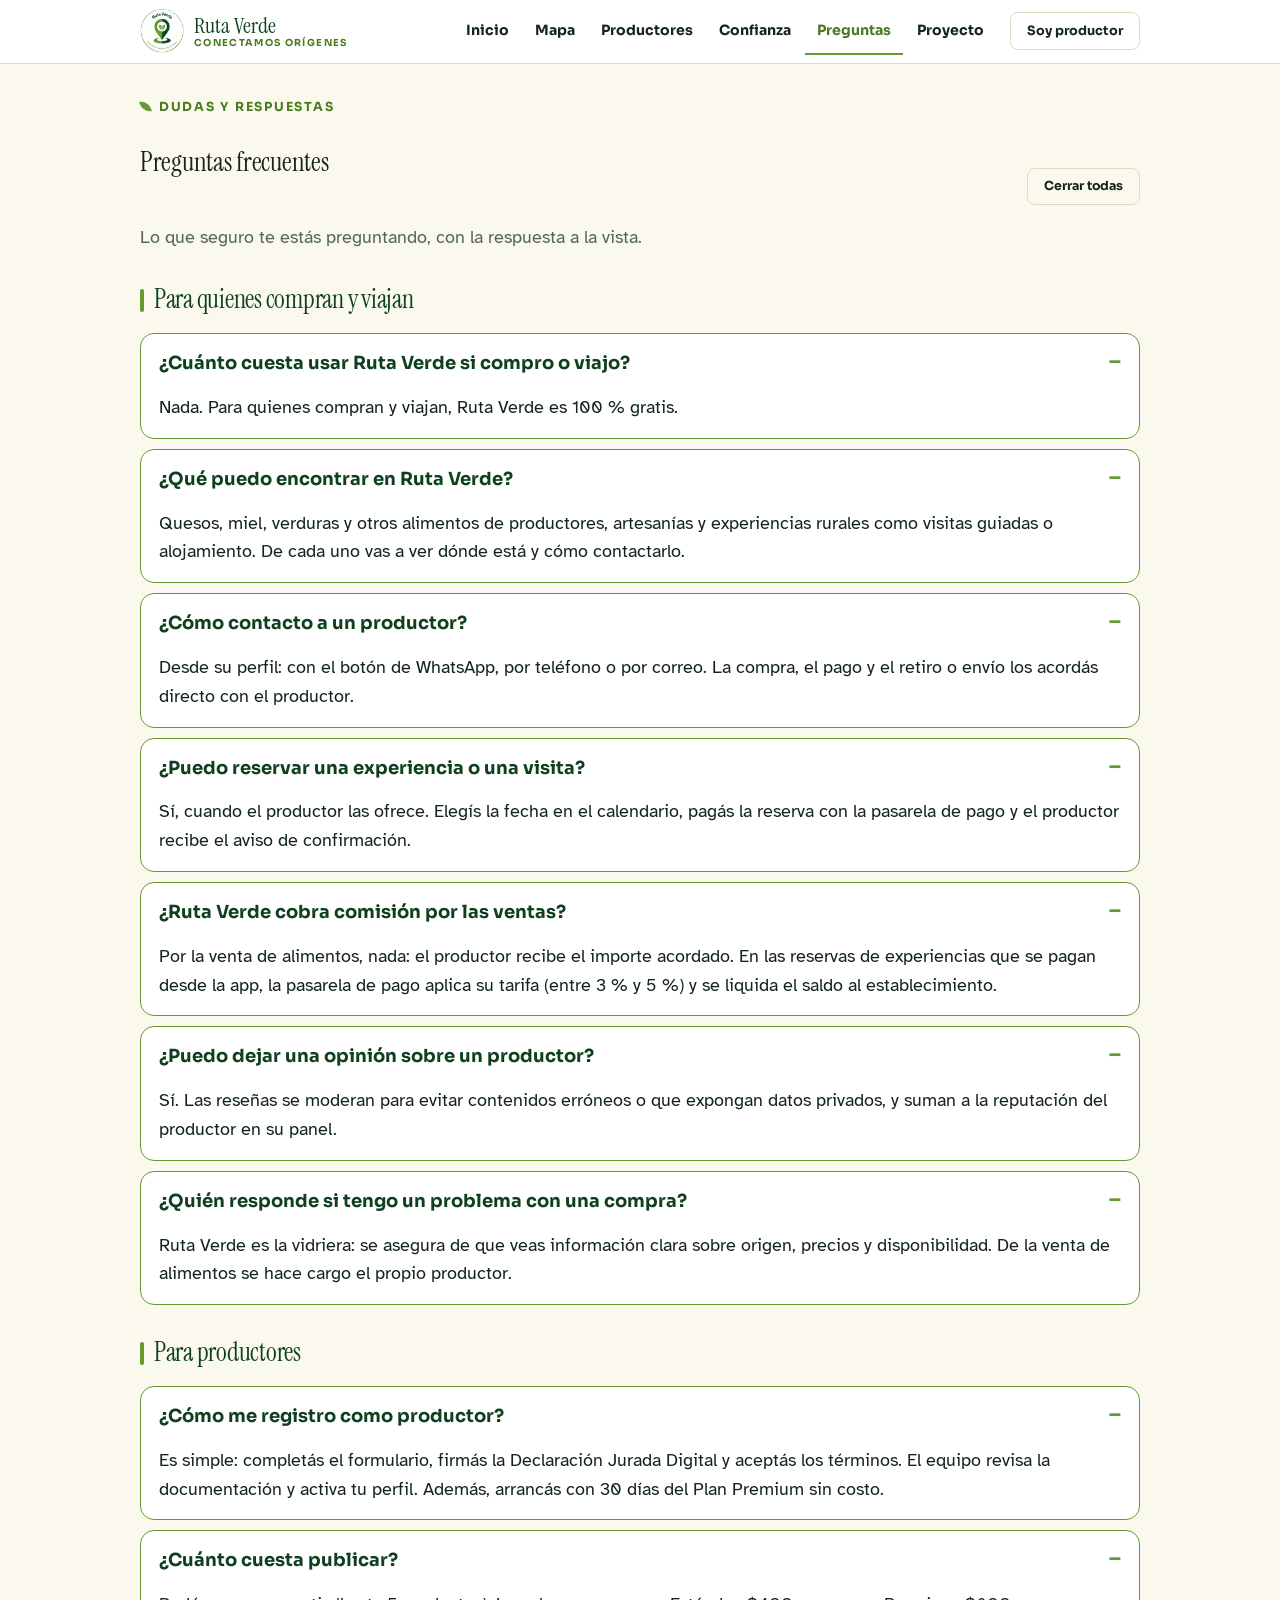
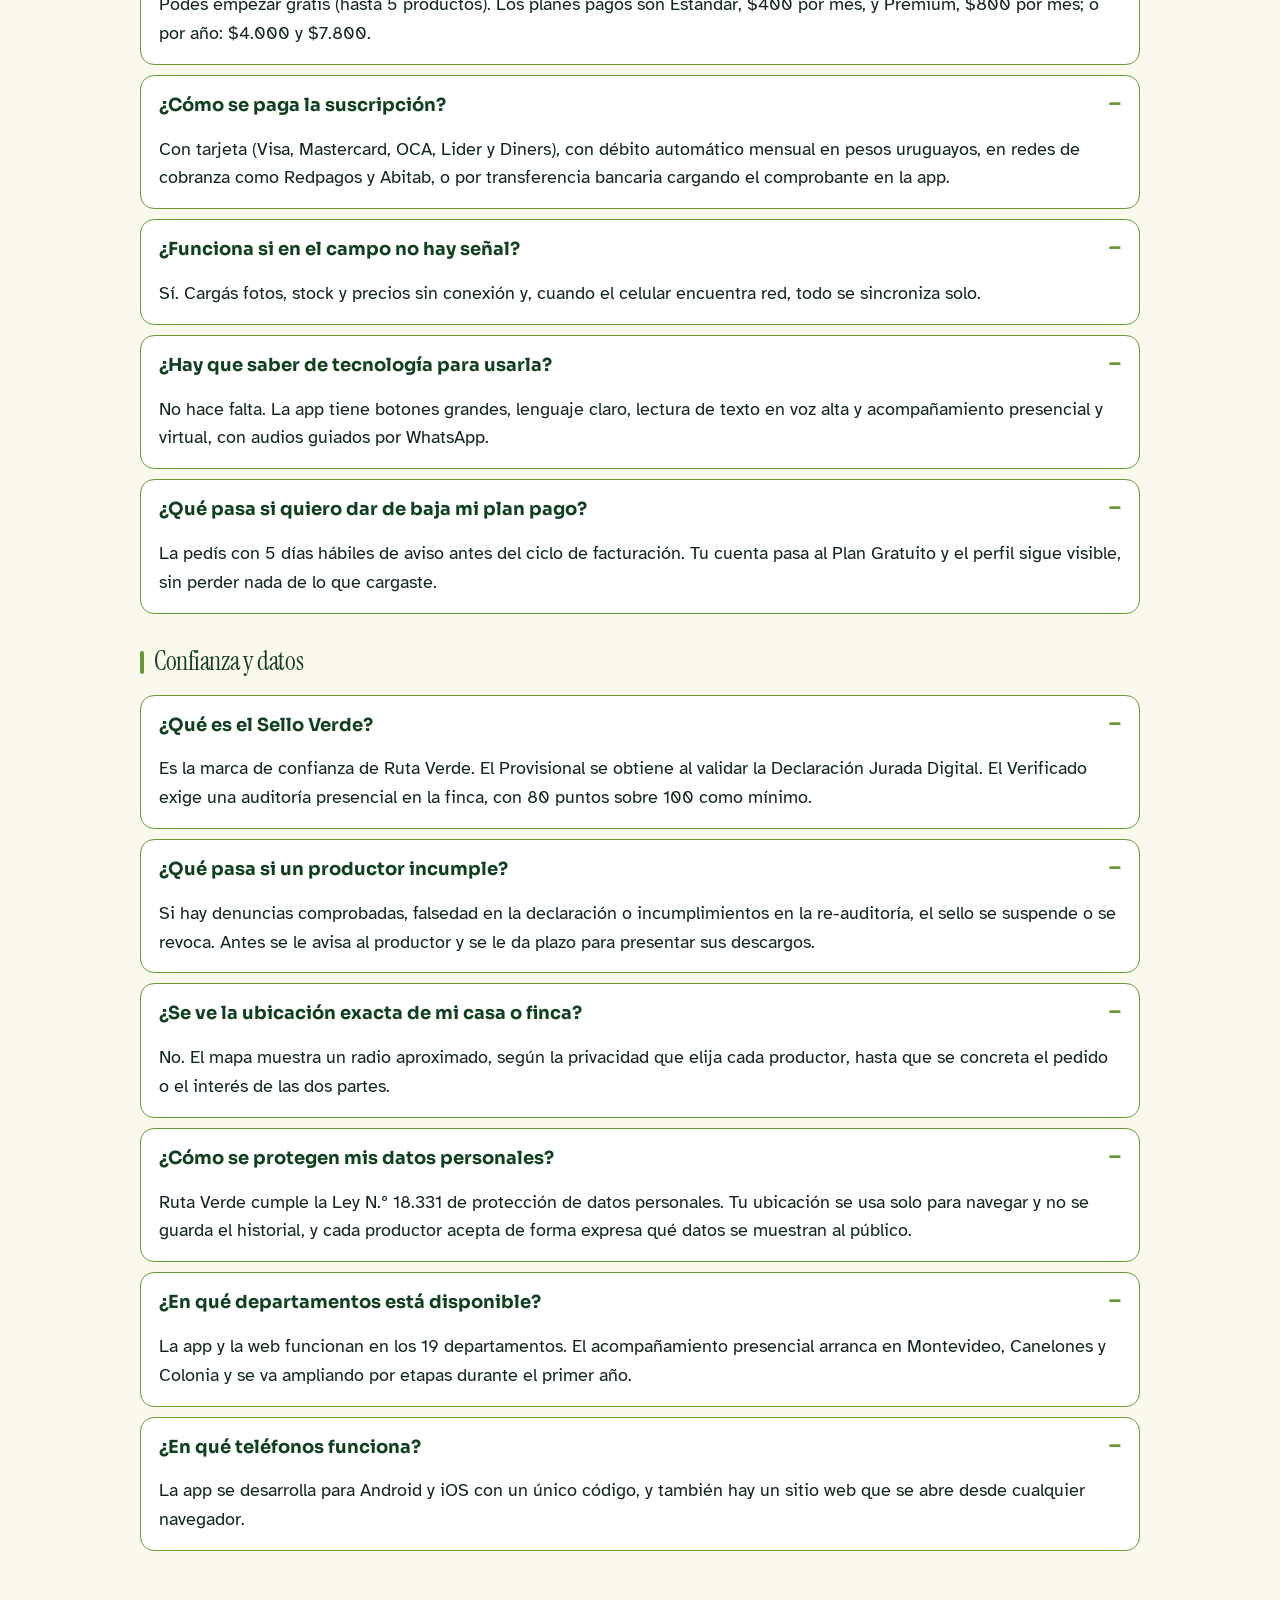
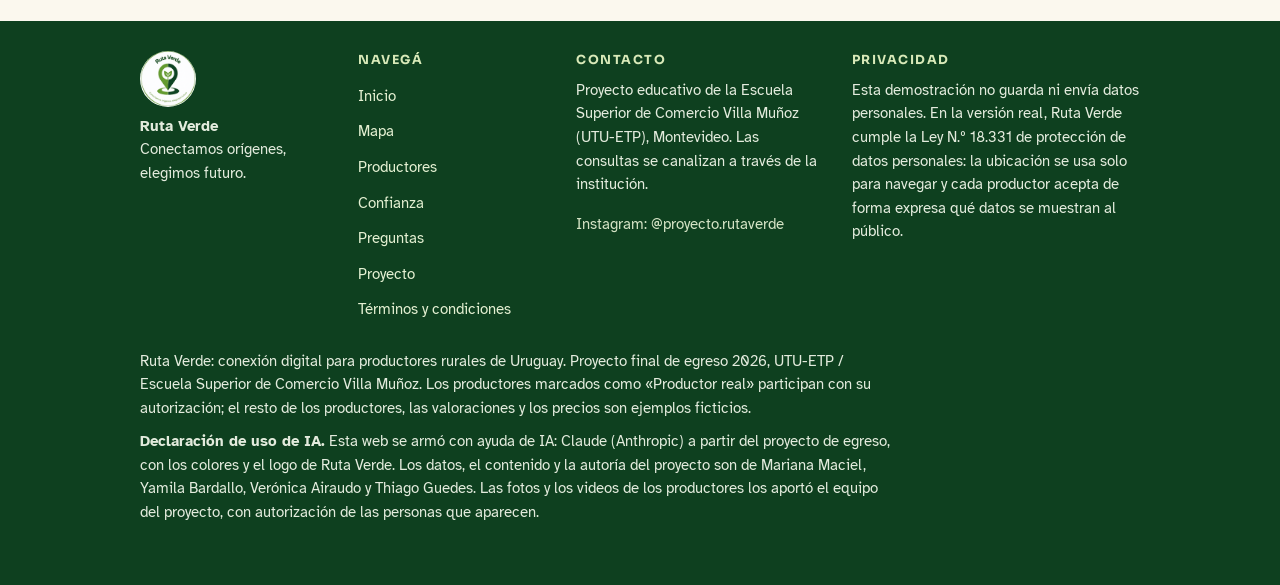
<file: preguntas/index.html>
<!doctype html>
<html lang="es">
<head>
<meta charset="utf-8">
<meta name="viewport" content="width=device-width, initial-scale=1, viewport-fit=cover">
<meta name="description" content="Respuestas a las dudas más comunes de quienes compran, viajan o producen. Proyecto final de egreso 2026.">
<meta name="theme-color" content="#0E401F">
<meta property="og:title" content="Preguntas frecuentes · Ruta Verde">
<meta property="og:description" content="Respuestas a las dudas más comunes de quienes compran, viajan o producen. Proyecto final de egreso 2026.">
<meta property="og:type" content="website">
<link rel="icon" href="data:image/svg+xml,%3Csvg xmlns='http://www.w3.org/2000/svg' viewBox='0 0 100 100'%3E%3Ctext y='.9em' font-size='90'%3E%F0%9F%8C%B1%3C/text%3E%3C/svg%3E">
<title>Preguntas frecuentes · Ruta Verde</title>
<link rel="preconnect" href="https://fonts.googleapis.com">
<link href="https://fonts.googleapis.com/css2?family=Instrument+Serif:ital@0;1&family=Sora:wght@500;700;800&family=Atkinson+Hyperlegible:wght@400;700&display=swap" rel="stylesheet">
<link rel="stylesheet" href="../assets/style.css">
<link rel="canonical" href="https://rutaverde.uy/preguntas/">
<meta property="og:site_name" content="Ruta Verde">
<meta property="og:locale" content="es_UY">
<meta property="og:url" content="https://rutaverde.uy/preguntas/">
<meta property="og:image" content="https://rutaverde.uy/assets/og.jpg">
<meta property="og:image:width" content="1200">
<meta property="og:image:height" content="630">
<meta property="og:image:alt" content="Ruta Verde: el campo está más cerca">
<meta name="twitter:card" content="summary_large_image">
<link rel="apple-touch-icon" href="../assets/apple-touch-icon.png">
</head>
<body>
<script>document.documentElement.className="js"</script>
<a class="skip" href="#contenido">Saltar al contenido</a>
<header class="sitehd"><div class="wrap in">
  <a class="brand" href="../"><span class="lg" role="img" aria-label="Logo de Ruta Verde"></span><span class="bt"><b>Ruta Verde</b><small>Conectamos orígenes</small></span></a>
  <nav class="mn" id="menu" aria-label="Principal"><a href="../">Inicio</a><a href="../mapa/">Mapa <span id="gcount"></span></a><a href="../productores/">Productores</a><a href="../confianza/">Confianza</a><a href="../preguntas/" class="on" aria-current="page">Preguntas</a><a href="../proyecto/">Proyecto</a><a class="cta-m" href="../productores/#registro">Soy productor</a></nav>
  <a class="btn out" href="../productores/#registro">Soy productor</a>
  <button class="burger" type="button" aria-expanded="false" aria-controls="menu"><svg width="18" height="18" viewBox="0 0 24 24" fill="none" stroke="currentColor" stroke-width="2.4" stroke-linecap="round" aria-hidden="true"><path d="M4 7h16M4 12h16M4 17h16"/></svg>Menú</button>
</div></header>
<main id="contenido">
<section id="preguntas"><div class="wrap">
  <div class="sec-h"><div><div class="eb">Dudas y respuestas</div><h1>Preguntas frecuentes</h1></div><button class="btn sm js-only faqtog" type="button" id="faqtog" style="display:none">Cerrar todas</button></div>
  <p class="sub">Lo que seguro te estás preguntando, con la respuesta a la vista.</p>
  <h3 class="faqg">Para quienes compran y viajan</h3>
  <details open><summary>¿Cuánto cuesta usar Ruta Verde si compro o viajo?</summary><p>Nada. Para quienes compran y viajan, Ruta Verde es 100 % gratis.</p></details>
  <details open><summary>¿Qué puedo encontrar en Ruta Verde?</summary><p>Quesos, miel, verduras y otros alimentos de productores, artesanías y experiencias rurales como visitas guiadas o alojamiento. De cada uno vas a ver dónde está y cómo contactarlo.</p></details>
  <details open><summary>¿Cómo contacto a un productor?</summary><p>Desde su perfil: con el botón de WhatsApp, por teléfono o por correo. La compra, el pago y el retiro o envío los acordás directo con el productor.</p></details>
  <details open><summary>¿Puedo reservar una experiencia o una visita?</summary><p>Sí, cuando el productor las ofrece. Elegís la fecha en el calendario, pagás la reserva con la pasarela de pago y el productor recibe el aviso de confirmación.</p></details>
  <details open><summary>¿Ruta Verde cobra comisión por las ventas?</summary><p>Por la venta de alimentos, nada: el productor recibe el importe acordado. En las reservas de experiencias que se pagan desde la app, la pasarela de pago aplica su tarifa (entre 3 % y 5 %) y se liquida el saldo al establecimiento.</p></details>
  <details open><summary>¿Puedo dejar una opinión sobre un productor?</summary><p>Sí. Las reseñas se moderan para evitar contenidos erróneos o que expongan datos privados, y suman a la reputación del productor en su panel.</p></details>
  <details open><summary>¿Quién responde si tengo un problema con una compra?</summary><p>Ruta Verde es la vidriera: se asegura de que veas información clara sobre origen, precios y disponibilidad. De la venta de alimentos se hace cargo el propio productor.</p></details>
  <h3 class="faqg">Para productores</h3>
  <details open><summary>¿Cómo me registro como productor?</summary><p>Es simple: completás el formulario, firmás la Declaración Jurada Digital y aceptás los términos. El equipo revisa la documentación y activa tu perfil. Además, arrancás con 30 días del Plan Premium sin costo.</p></details>
  <details open><summary>¿Cuánto cuesta publicar?</summary><p>Podés empezar gratis (hasta 5 productos). Los planes pagos son Estándar, $400 por mes, y Premium, $800 por mes; o por año: $4.000 y $7.800.</p></details>
  <details open><summary>¿Cómo se paga la suscripción?</summary><p>Con tarjeta (Visa, Mastercard, OCA, Lider y Diners), con débito automático mensual en pesos uruguayos, en redes de cobranza como Redpagos y Abitab, o por transferencia bancaria cargando el comprobante en la app.</p></details>
  <details open><summary>¿Funciona si en el campo no hay señal?</summary><p>Sí. Cargás fotos, stock y precios sin conexión y, cuando el celular encuentra red, todo se sincroniza solo.</p></details>
  <details open><summary>¿Hay que saber de tecnología para usarla?</summary><p>No hace falta. La app tiene botones grandes, lenguaje claro, lectura de texto en voz alta y acompañamiento presencial y virtual, con audios guiados por WhatsApp.</p></details>
  <details open><summary>¿Qué pasa si quiero dar de baja mi plan pago?</summary><p>La pedís con 5 días hábiles de aviso antes del ciclo de facturación. Tu cuenta pasa al Plan Gratuito y el perfil sigue visible, sin perder nada de lo que cargaste.</p></details>
  <h3 class="faqg">Confianza y datos</h3>
  <details open><summary>¿Qué es el Sello Verde?</summary><p>Es la marca de confianza de Ruta Verde. El Provisional se obtiene al validar la Declaración Jurada Digital. El Verificado exige una auditoría presencial en la finca, con 80 puntos sobre 100 como mínimo.</p></details>
  <details open><summary>¿Qué pasa si un productor incumple?</summary><p>Si hay denuncias comprobadas, falsedad en la declaración o incumplimientos en la re-auditoría, el sello se suspende o se revoca. Antes se le avisa al productor y se le da plazo para presentar sus descargos.</p></details>
  <details open><summary>¿Se ve la ubicación exacta de mi casa o finca?</summary><p>No. El mapa muestra un radio aproximado, según la privacidad que elija cada productor, hasta que se concreta el pedido o el interés de las dos partes.</p></details>
  <details open><summary>¿Cómo se protegen mis datos personales?</summary><p>Ruta Verde cumple la Ley N.º 18.331 de protección de datos personales. Tu ubicación se usa solo para navegar y no se guarda el historial, y cada productor acepta de forma expresa qué datos se muestran al público.</p></details>
  <details open><summary>¿En qué departamentos está disponible?</summary><p>La app y la web funcionan en los 19 departamentos. El acompañamiento presencial arranca en Montevideo, Canelones y Colonia y se va ampliando por etapas durante el primer año.</p></details>
  <details open><summary>¿En qué teléfonos funciona?</summary><p>La app se desarrolla para Android y iOS con un único código, y también hay un sitio web que se abre desde cualquier navegador.</p></details>
</div></section>
</main>
<footer id="contacto"><div class="wrap">
  <div class="fgrid">
    <div><span class="lg flogo" role="img" aria-label="Logo de Ruta Verde"></span><p><b>Ruta Verde</b><br>Conectamos orígenes, elegimos futuro.</p></div>
    <div><h4>Navegá</h4><a href="../">Inicio</a><a href="../mapa/">Mapa</a><a href="../productores/">Productores</a><a href="../confianza/">Confianza</a><a href="../preguntas/">Preguntas</a><a href="../proyecto/">Proyecto</a><a href="../terminos/">Términos y condiciones</a></div>
    <div><h4>Contacto</h4><p>Proyecto educativo de la Escuela Superior de Comercio Villa Muñoz (UTU-ETP), Montevideo. Las consultas se canalizan a través de la institución.</p><p><a href="https://www.instagram.com/proyecto.rutaverde/" target="_blank" rel="noopener">Instagram: @proyecto.rutaverde</a></p></div>
    <div id="privacidad"><h4>Privacidad</h4><p>Esta demostración no guarda ni envía datos personales. En la versión real, Ruta Verde cumple la Ley N.º 18.331 de protección de datos personales: la ubicación se usa solo para navegar y cada productor acepta de forma expresa qué datos se muestran al público.</p></div>
  </div>
  <p>Ruta Verde: conexión digital para productores rurales de Uruguay. Proyecto final de egreso 2026, UTU-ETP / Escuela Superior de Comercio Villa Muñoz. Los productores marcados como «Productor real» participan con su autorización; el resto de los productores, las valoraciones y los precios son ejemplos ficticios.</p>
  <p><b>Declaración de uso de IA.</b> Esta web se armó con ayuda de IA: Claude (Anthropic) a partir del proyecto de egreso, con los colores y el logo de Ruta Verde. Los datos, el contenido y la autoría del proyecto son de Mariana Maciel, Yamila Bardallo, Verónica Airaudo y Thiago Guedes. Las fotos y los videos de los productores los aportó el equipo del proyecto, con autorización de las personas que aparecen.</p>
</div></footer>
<script src="../assets/app.js"></script>
</body>
</html>
</file>
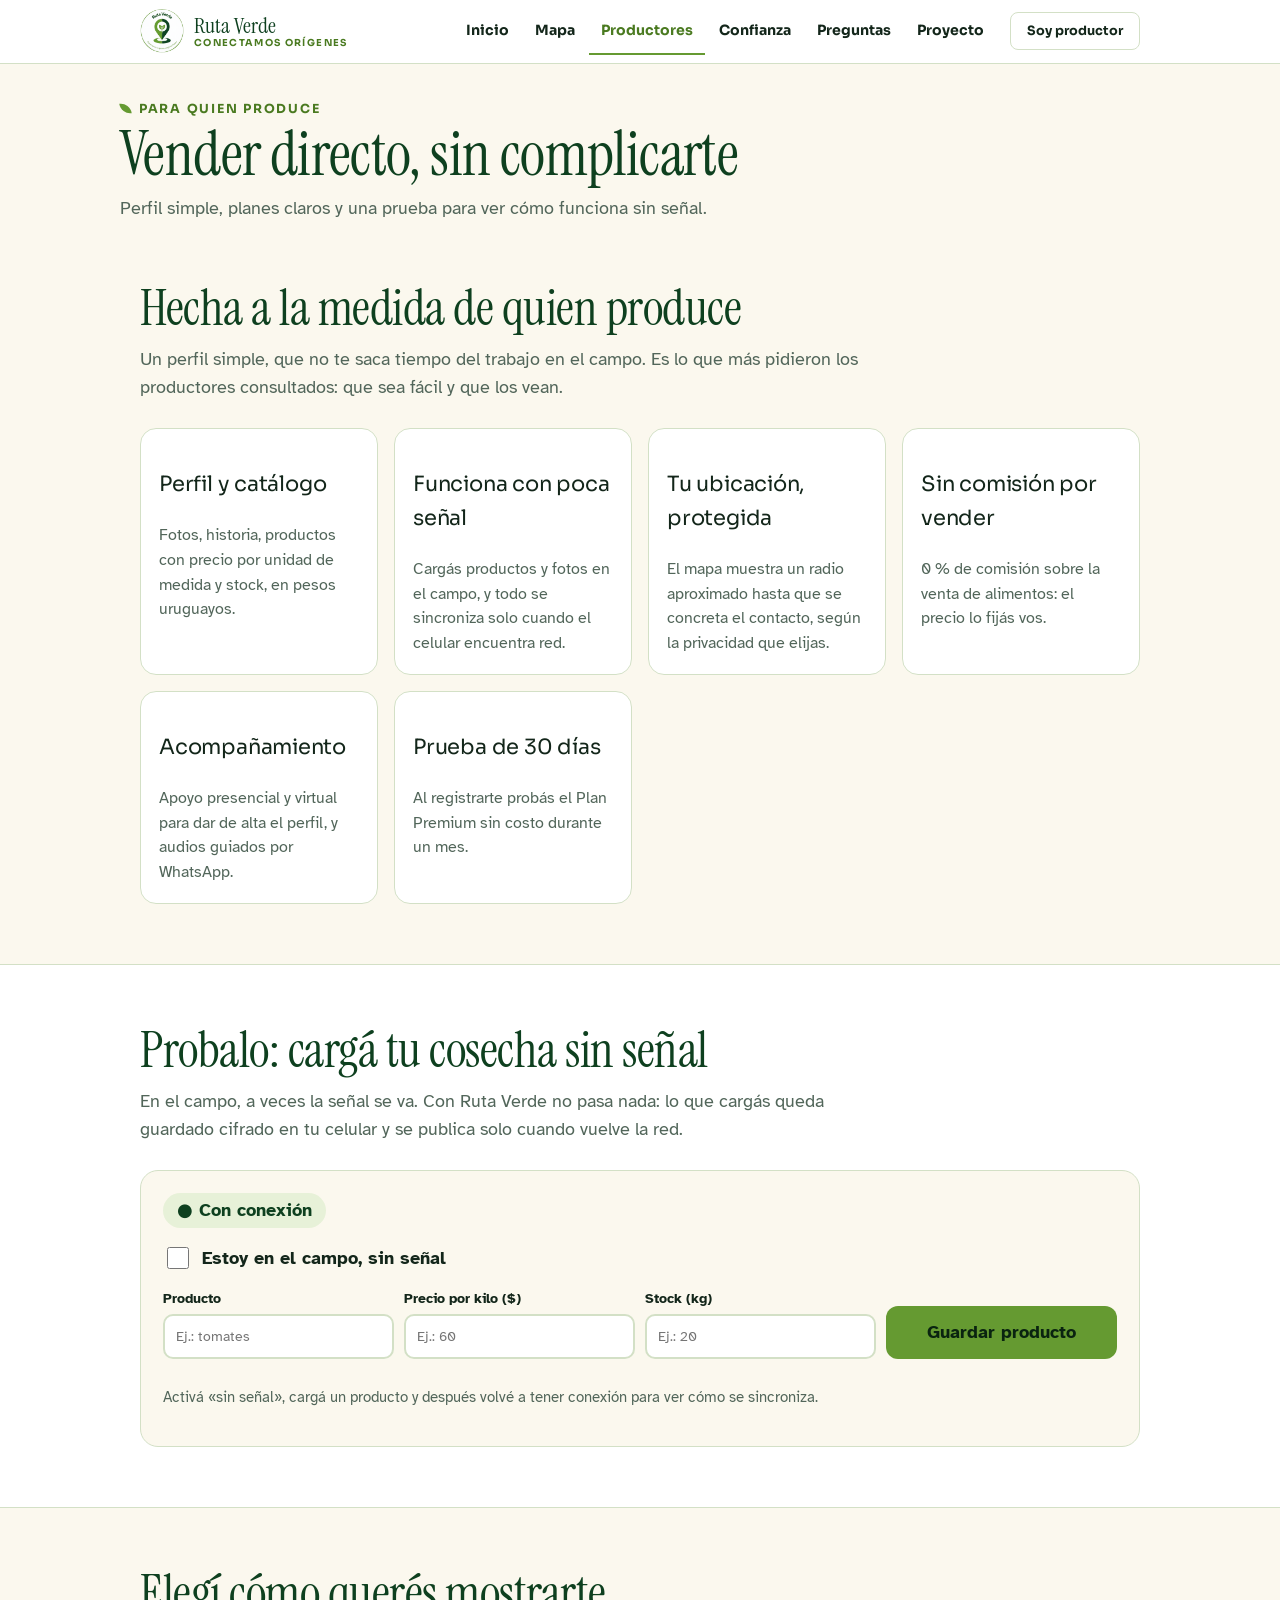
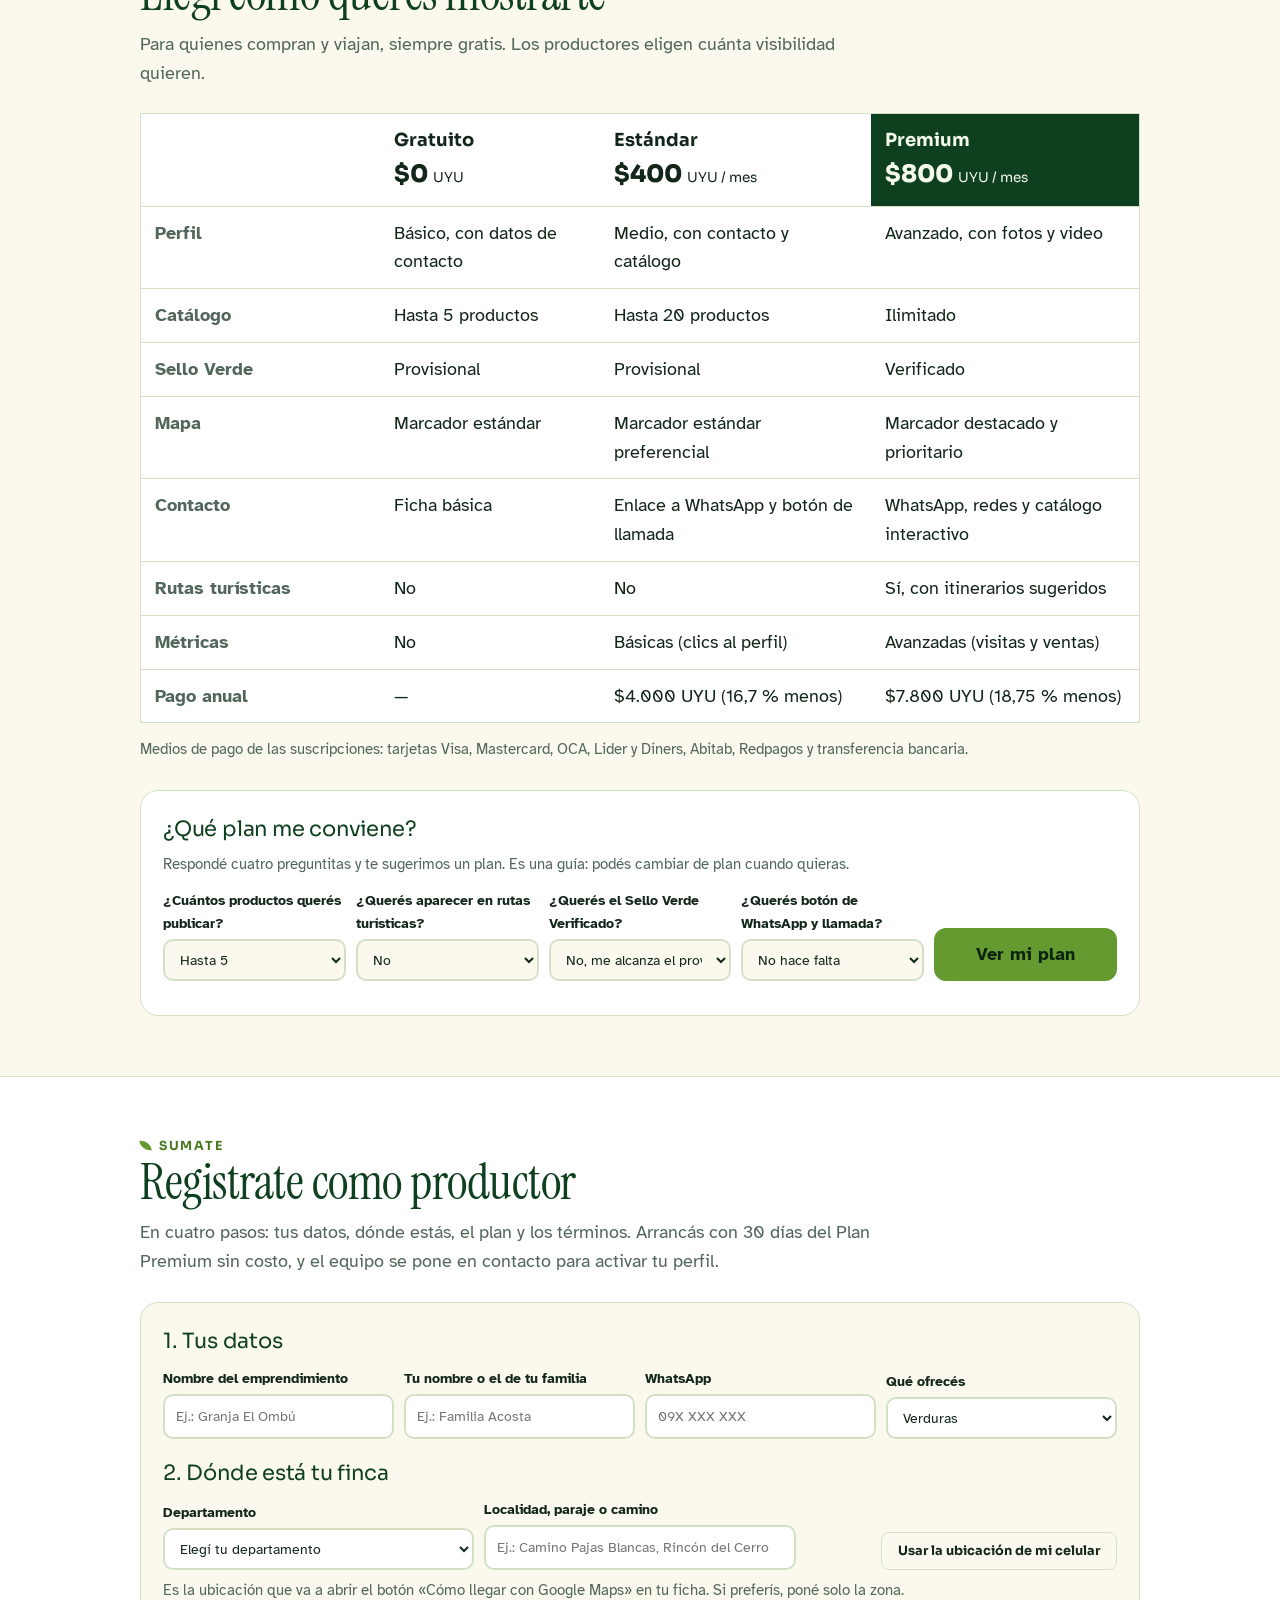
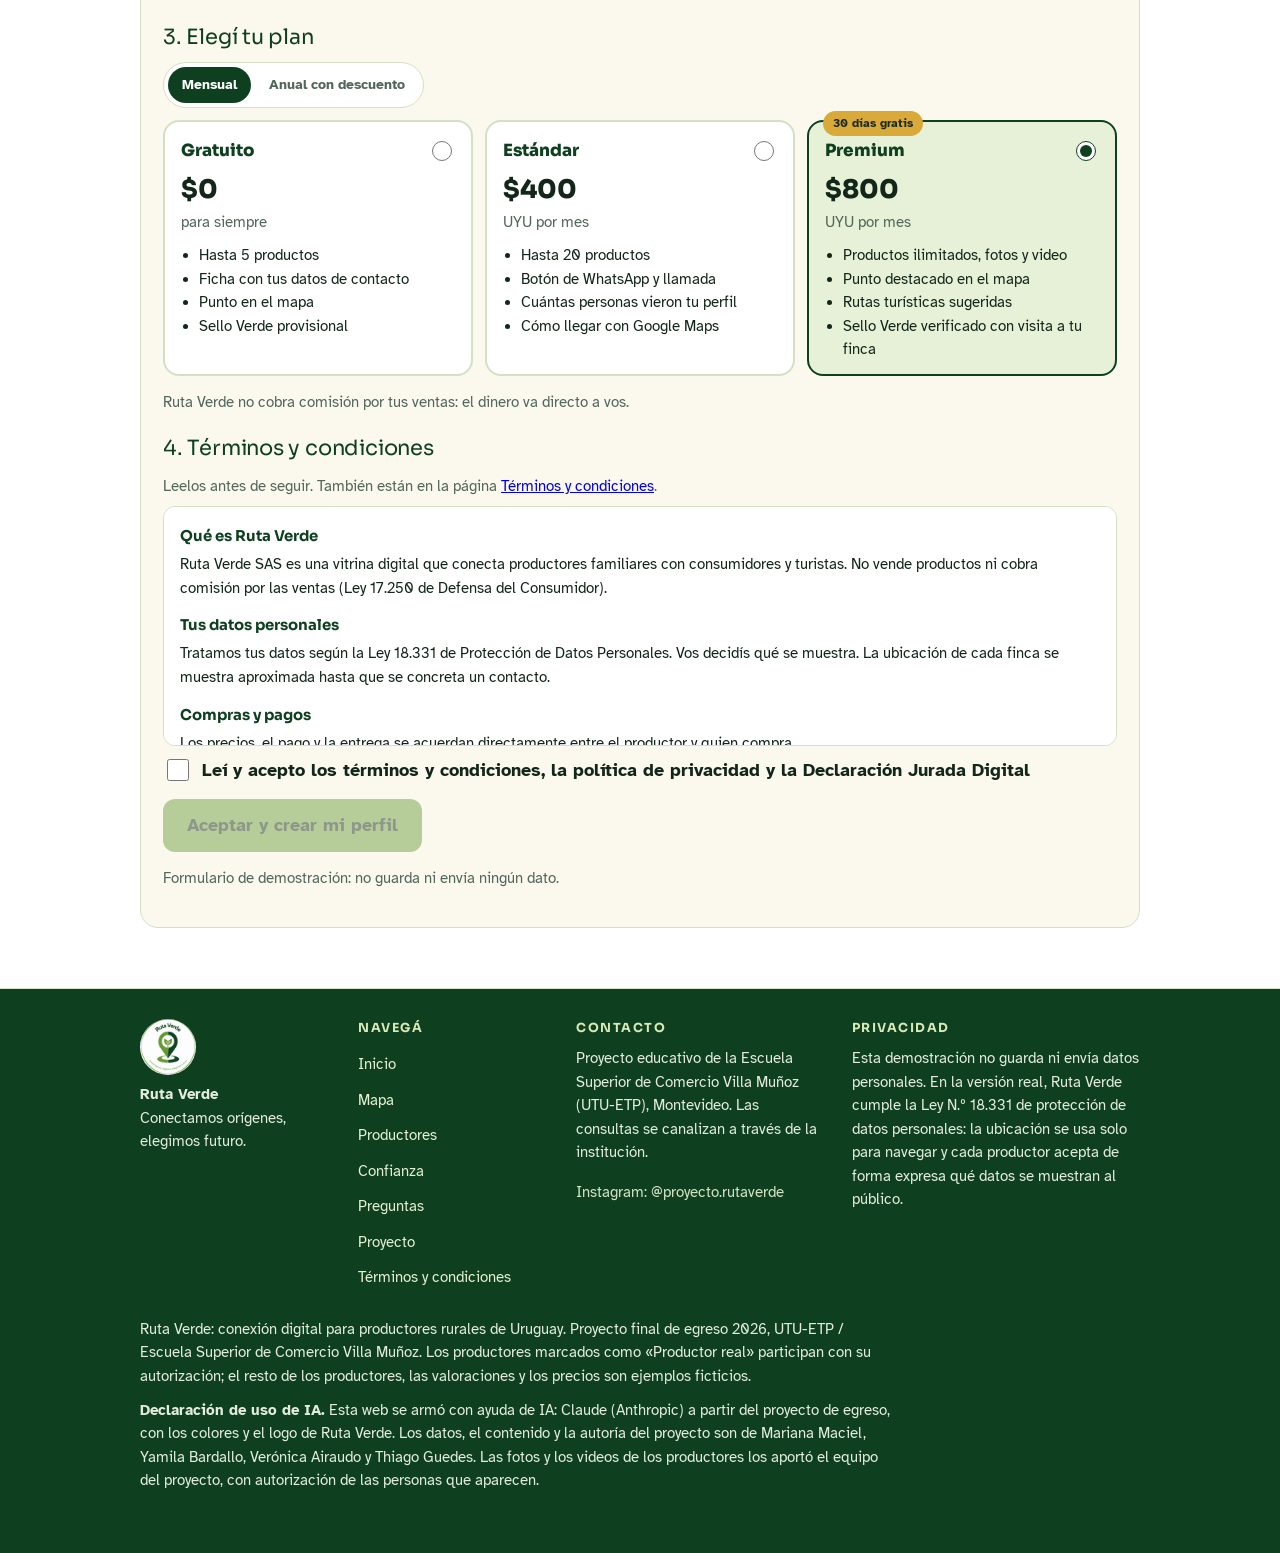
<file: productores/index.html>
<!doctype html>
<html lang="es">
<head>
<meta charset="utf-8">
<meta name="viewport" content="width=device-width, initial-scale=1, viewport-fit=cover">
<meta name="description" content="Planes, prueba sin señal y registro para productores rurales. Proyecto final de egreso 2026.">
<meta name="theme-color" content="#0E401F">
<meta property="og:title" content="Para productores · Ruta Verde">
<meta property="og:description" content="Planes, prueba sin señal y registro para productores rurales. Proyecto final de egreso 2026.">
<meta property="og:type" content="website">
<link rel="icon" href="data:image/svg+xml,%3Csvg xmlns='http://www.w3.org/2000/svg' viewBox='0 0 100 100'%3E%3Ctext y='.9em' font-size='90'%3E%F0%9F%8C%B1%3C/text%3E%3C/svg%3E">
<title>Para productores · Ruta Verde</title>
<link rel="preconnect" href="https://fonts.googleapis.com">
<link href="https://fonts.googleapis.com/css2?family=Instrument+Serif:ital@0;1&family=Sora:wght@500;700;800&family=Atkinson+Hyperlegible:wght@400;700&display=swap" rel="stylesheet">
<link rel="stylesheet" href="../assets/style.css">
<link rel="canonical" href="https://rutaverde.uy/productores/">
<meta property="og:site_name" content="Ruta Verde">
<meta property="og:locale" content="es_UY">
<meta property="og:url" content="https://rutaverde.uy/productores/">
<meta property="og:image" content="https://rutaverde.uy/assets/og.jpg">
<meta property="og:image:width" content="1200">
<meta property="og:image:height" content="630">
<meta property="og:image:alt" content="Ruta Verde: el campo está más cerca">
<meta name="twitter:card" content="summary_large_image">
<link rel="apple-touch-icon" href="../assets/apple-touch-icon.png">
</head>
<body>
<script>document.documentElement.className="js"</script>
<a class="skip" href="#contenido">Saltar al contenido</a>
<header class="sitehd"><div class="wrap in">
  <a class="brand" href="../"><span class="lg" role="img" aria-label="Logo de Ruta Verde"></span><span class="bt"><b>Ruta Verde</b><small>Conectamos orígenes</small></span></a>
  <nav class="mn" id="menu" aria-label="Principal"><a href="../">Inicio</a><a href="../mapa/">Mapa <span id="gcount"></span></a><a href="../productores/" class="on" aria-current="page">Productores</a><a href="../confianza/">Confianza</a><a href="../preguntas/">Preguntas</a><a href="../proyecto/">Proyecto</a><a class="cta-m" href="../productores/#registro">Soy productor</a></nav>
  <a class="btn out" href="../productores/#registro">Soy productor</a>
  <button class="burger" type="button" aria-expanded="false" aria-controls="menu"><svg width="18" height="18" viewBox="0 0 24 24" fill="none" stroke="currentColor" stroke-width="2.4" stroke-linecap="round" aria-hidden="true"><path d="M4 7h16M4 12h16M4 17h16"/></svg>Menú</button>
</div></header>
<main id="contenido">
<div class="wrap pg-h"><div class="eb">Para quien produce</div><h1>Vender directo, sin complicarte</h1><p>Perfil simple, planes claros y una prueba para ver cómo funciona sin señal.</p></div>
<section id="productores"><div class="wrap">
  <h2>Hecha a la medida de quien produce</h2>
  <p class="sub">Un perfil simple, que no te saca tiempo del trabajo en el campo. Es lo que más pidieron los productores consultados: que sea fácil y que los vean.</p>
  <div class="cards">
    <div class="card"><h3>Perfil y catálogo</h3><p>Fotos, historia, productos con precio por unidad de medida y stock, en pesos uruguayos.</p></div>
    <div class="card"><h3>Funciona con poca señal</h3><p>Cargás productos y fotos en el campo, y todo se sincroniza solo cuando el celular encuentra red.</p></div>
    <div class="card"><h3>Tu ubicación, protegida</h3><p>El mapa muestra un radio aproximado hasta que se concreta el contacto, según la privacidad que elijas.</p></div>
    <div class="card"><h3>Sin comisión por vender</h3><p>0 % de comisión sobre la venta de alimentos: el precio lo fijás vos.</p></div>
    <div class="card"><h3>Acompañamiento</h3><p>Apoyo presencial y virtual para dar de alta el perfil, y audios guiados por WhatsApp.</p></div>
    <div class="card"><h3>Prueba de 30 días</h3><p>Al registrarte probás el Plan Premium sin costo durante un mes.</p></div>
  </div>
</div></section>
<section id="offline" class="alt"><div class="wrap">
  <h2>Probalo: cargá tu cosecha sin señal</h2>
  <p class="sub">En el campo, a veces la señal se va. Con Ruta Verde no pasa nada: lo que cargás queda guardado cifrado en tu celular y se publica solo cuando vuelve la red.</p>
  <div class="panel">
    <div class="status" id="off-status" aria-live="polite">● Con conexión</div>
    <label class="switch"><input type="checkbox" id="off-sw"> Estoy en el campo, sin señal</label>
    <div class="form">
      <label class="f">Producto<input type="text" id="off-n" placeholder="Ej.: tomates" autocomplete="off"></label>
      <label class="f">Precio por kilo ($)<input type="number" id="off-p" min="0" inputmode="decimal" placeholder="Ej.: 60"></label>
      <label class="f">Stock (kg)<input type="number" id="off-s" min="0" inputmode="numeric" placeholder="Ej.: 20"></label>
      <button class="btn" type="button" id="off-add">Guardar producto</button>
    </div>
    <ul class="items" id="off-list" aria-live="polite"></ul>
    <p class="demo" id="off-msg">Activá «sin señal», cargá un producto y después volvé a tener conexión para ver cómo se sincroniza.</p>
    <p class="nojs-note">Para probar esta demo hay que abrir la página con el navegador (Chrome o Safari).</p>
  </div>
</div></section>
<section id="planes"><div class="wrap">
  <h2>Elegí cómo querés mostrarte</h2>
  <p class="sub">Para quienes compran y viajan, siempre gratis. Los productores eligen cuánta visibilidad quieren.</p>
  <div class="wrapx"><table class="plans">
    <thead><tr><th></th>
      <th>Gratuito<span class="price">$0 <small>UYU</small></span></th>
      <th>Estándar<span class="price">$400 <small>UYU / mes</small></span></th>
      <th class="hi">Premium<span class="price">$800 <small>UYU / mes</small></span></th></tr></thead>
    <tbody>
      <tr><th scope="row">Perfil</th><td>Básico, con datos de contacto</td><td>Medio, con contacto y catálogo</td><td>Avanzado, con fotos y video</td></tr>
      <tr><th scope="row">Catálogo</th><td>Hasta 5 productos</td><td>Hasta 20 productos</td><td>Ilimitado</td></tr>
      <tr><th scope="row">Sello Verde</th><td>Provisional</td><td>Provisional</td><td>Verificado</td></tr>
      <tr><th scope="row">Mapa</th><td>Marcador estándar</td><td>Marcador estándar preferencial</td><td>Marcador destacado y prioritario</td></tr>
      <tr><th scope="row">Contacto</th><td>Ficha básica</td><td>Enlace a WhatsApp y botón de llamada</td><td>WhatsApp, redes y catálogo interactivo</td></tr>
      <tr><th scope="row">Rutas turísticas</th><td>No</td><td>No</td><td>Sí, con itinerarios sugeridos</td></tr>
      <tr><th scope="row">Métricas</th><td>No</td><td>Básicas (clics al perfil)</td><td>Avanzadas (visitas y ventas)</td></tr>
      <tr><th scope="row">Pago anual</th><td>—</td><td>$4.000 UYU (16,7 % menos)</td><td>$7.800 UYU (18,75 % menos)</td></tr>
    </tbody>
  </table></div>
  <p class="demo">Medios de pago de las suscripciones: tarjetas Visa, Mastercard, OCA, Lider y Diners, Abitab, Redpagos y transferencia bancaria.</p>
  <div class="panel" style="margin-top:28px">
    <h3>¿Qué plan me conviene?</h3>
    <p class="demo" style="margin:0 0 12px">Respondé cuatro preguntitas y te sugerimos un plan. Es una guía: podés cambiar de plan cuando quieras.</p>
    <div class="form">
      <label class="f">¿Cuántos productos querés publicar?
        <select id="r-prod"><option value="1">Hasta 5</option><option value="2">Entre 6 y 20</option><option value="3">Más de 20</option></select></label>
      <label class="f">¿Querés aparecer en rutas turísticas?
        <select id="r-rut"><option value="0">No</option><option value="1">Sí</option></select></label>
      <label class="f">¿Querés el Sello Verde Verificado?
        <select id="r-sel"><option value="0">No, me alcanza el provisional</option><option value="1">Sí</option></select></label>
      <label class="f">¿Querés botón de WhatsApp y llamada?
        <select id="r-wa"><option value="0">No hace falta</option><option value="1">Sí</option></select></label>
      <button class="btn" type="button" id="r-go">Ver mi plan</button>
    </div>
    <div id="r-out" aria-live="polite"></div>
  </div>
</div></section>
<section id="registro" class="alt"><div class="wrap">
  <div class="eb">Sumate</div>
  <h2>Registrate como productor</h2>
  <p class="sub">En cuatro pasos: tus datos, dónde estás, el plan y los términos. Arrancás con 30 días del Plan Premium sin costo, y el equipo se pone en contacto para activar tu perfil.</p>
  <form class="panel" id="regf" onsubmit="return false" novalidate>
    <h3>1. Tus datos</h3>
    <div class="form">
      <label class="f">Nombre del emprendimiento<input type="text" id="g-n" autocomplete="organization" placeholder="Ej.: Granja El Ombú"></label>
      <label class="f">Tu nombre o el de tu familia<input type="text" id="g-f" autocomplete="name" placeholder="Ej.: Familia Acosta"></label>
      <label class="f">WhatsApp<input type="tel" id="g-w" inputmode="tel" autocomplete="tel" placeholder="09X XXX XXX"></label>
      <label class="f">Qué ofrecés<select id="g-t"><option>Verduras</option><option>Frutas</option><option>Verduras y frutas</option><option>Huevos</option><option>Plantas</option><option>Otros productos de granja</option></select></label>
    </div>
    <h3>2. Dónde está tu finca</h3>
    <div class="form">
      <label class="f">Departamento<select id="g-d"><option value="">Elegí tu departamento</option><option>Artigas</option><option>Canelones</option><option>Cerro Largo</option><option>Colonia</option><option>Durazno</option><option>Flores</option><option>Florida</option><option>Lavalleja</option><option>Maldonado</option><option>Montevideo</option><option>Paysandú</option><option>Río Negro</option><option>Rivera</option><option>Rocha</option><option>Salto</option><option>San José</option><option>Soriano</option><option>Tacuarembó</option><option>Treinta y Tres</option></select></label>
      <label class="f">Localidad, paraje o camino<input type="text" id="g-l" placeholder="Ej.: Camino Pajas Blancas, Rincón del Cerro"></label>
      <button class="btn out" type="button" id="g-geo">Usar la ubicación de mi celular</button>
    </div>
    <p class="demo" id="g-geomsg" aria-live="polite" style="margin-top:-4px">Es la ubicación que va a abrir el botón «Cómo llegar con Google Maps» en tu ficha. Si preferís, poné solo la zona.</p>
    <h3>3. Elegí tu plan</h3>
    <div class="gseg" id="g-per" role="group" aria-label="Forma de pago" style="margin:6px 0 12px"><button type="button" data-a="0" aria-pressed="true">Mensual</button><button type="button" data-a="1" aria-pressed="false">Anual con descuento</button></div>
    <div class="planes" role="radiogroup" aria-label="Plan">
      <label class="plan"><input type="radio" name="g-plan" value="Gratuito"><span class="pn">Gratuito</span><span class="pp" data-m="$0" data-y="$0">$0</span><small class="pu" data-m="para siempre" data-y="para siempre">para siempre</small><ul><li>Hasta 5 productos</li><li>Ficha con tus datos de contacto</li><li>Punto en el mapa</li><li>Sello Verde provisional</li></ul></label>
      <label class="plan"><input type="radio" name="g-plan" value="Estándar"><span class="pn">Estándar</span><span class="pp" data-m="$400" data-y="$4.000">$400</span><small class="pu" data-m="UYU por mes" data-y="UYU por año · ahorrás $800">UYU por mes</small><ul><li>Hasta 20 productos</li><li>Botón de WhatsApp y llamada</li><li>Cuántas personas vieron tu perfil</li><li>Cómo llegar con Google Maps</li></ul></label>
      <label class="plan top"><input type="radio" name="g-plan" value="Premium" checked><span class="rib">30 días gratis</span><span class="pn">Premium</span><span class="pp" data-m="$800" data-y="$7.800">$800</span><small class="pu" data-m="UYU por mes" data-y="UYU por año · ahorrás $1.800">UYU por mes</small><ul><li>Productos ilimitados, fotos y video</li><li>Punto destacado en el mapa</li><li>Rutas turísticas sugeridas</li><li>Sello Verde verificado con visita a tu finca</li></ul></label>
    </div>
    <p class="demo">Ruta Verde no cobra comisión por tus ventas: el dinero va directo a vos.</p>
    <h3 id="terminos">4. Términos y condiciones</h3>
    <p class="demo" style="margin:0 0 8px">Leelos antes de seguir. También están en la página <a href="../terminos/">Términos y condiciones</a>.</p>
    <div class="terms" tabindex="0" role="region" aria-label="Texto de los términos y condiciones">
<h4>Qué es Ruta Verde</h4><p>Ruta Verde SAS es una vitrina digital que conecta productores familiares con consumidores y turistas. No vende productos ni cobra comisión por las ventas (Ley 17.250 de Defensa del Consumidor).</p>
<h4>Tus datos personales</h4><p>Tratamos tus datos según la Ley 18.331 de Protección de Datos Personales. Vos decidís qué se muestra. La ubicación de cada finca se muestra aproximada hasta que se concreta un contacto.</p>
<h4>Compras y pagos</h4><p>Los precios, el pago y la entrega se acuerdan directamente entre el productor y quien compra.</p>
<h4>Opiniones</h4><p>Las reseñas se revisan antes de publicarse. Podés denunciar contenido falso o inapropiado.</p>
<h4>Para productores</h4><p>Declarás que tus datos son verdaderos y que estás registrado como productor familiar en el MGAP. Nos permitís mostrar tus fotos y descripciones para promocionar tu perfil. Tu prueba Premium dura 30 días; después pasás al plan Gratuito si no elegís un plan pago. Podés dar de baja un plan pago con 5 días hábiles de aviso.</p>
<h4>Ley aplicable</h4><p>Rigen las leyes de Uruguay y los tribunales de Montevideo.</p>
    </div>
    <label class="switch"><input type="checkbox" id="g-ok"> Leí y acepto los términos y condiciones, la política de privacidad y la Declaración Jurada Digital</label>
    <button class="btn" type="button" id="g-go" disabled>Aceptar y crear mi perfil</button>
    <div id="g-msg" role="status" aria-live="polite" style="margin-top:12px"></div>
    <p class="demo">Formulario de demostración: no guarda ni envía ningún dato.</p>
  </form>
</div></section>
</main>
<footer id="contacto"><div class="wrap">
  <div class="fgrid">
    <div><span class="lg flogo" role="img" aria-label="Logo de Ruta Verde"></span><p><b>Ruta Verde</b><br>Conectamos orígenes, elegimos futuro.</p></div>
    <div><h4>Navegá</h4><a href="../">Inicio</a><a href="../mapa/">Mapa</a><a href="../productores/">Productores</a><a href="../confianza/">Confianza</a><a href="../preguntas/">Preguntas</a><a href="../proyecto/">Proyecto</a><a href="../terminos/">Términos y condiciones</a></div>
    <div><h4>Contacto</h4><p>Proyecto educativo de la Escuela Superior de Comercio Villa Muñoz (UTU-ETP), Montevideo. Las consultas se canalizan a través de la institución.</p><p><a href="https://www.instagram.com/proyecto.rutaverde/" target="_blank" rel="noopener">Instagram: @proyecto.rutaverde</a></p></div>
    <div id="privacidad"><h4>Privacidad</h4><p>Esta demostración no guarda ni envía datos personales. En la versión real, Ruta Verde cumple la Ley N.º 18.331 de protección de datos personales: la ubicación se usa solo para navegar y cada productor acepta de forma expresa qué datos se muestran al público.</p></div>
  </div>
  <p>Ruta Verde: conexión digital para productores rurales de Uruguay. Proyecto final de egreso 2026, UTU-ETP / Escuela Superior de Comercio Villa Muñoz. Los productores marcados como «Productor real» participan con su autorización; el resto de los productores, las valoraciones y los precios son ejemplos ficticios.</p>
  <p><b>Declaración de uso de IA.</b> Esta web se armó con ayuda de IA: Claude (Anthropic) a partir del proyecto de egreso, con los colores y el logo de Ruta Verde. Los datos, el contenido y la autoría del proyecto son de Mariana Maciel, Yamila Bardallo, Verónica Airaudo y Thiago Guedes. Las fotos y los videos de los productores los aportó el equipo del proyecto, con autorización de las personas que aparecen.</p>
</div></footer>
<script src="../assets/app.js"></script>
</body>
</html>
</file>
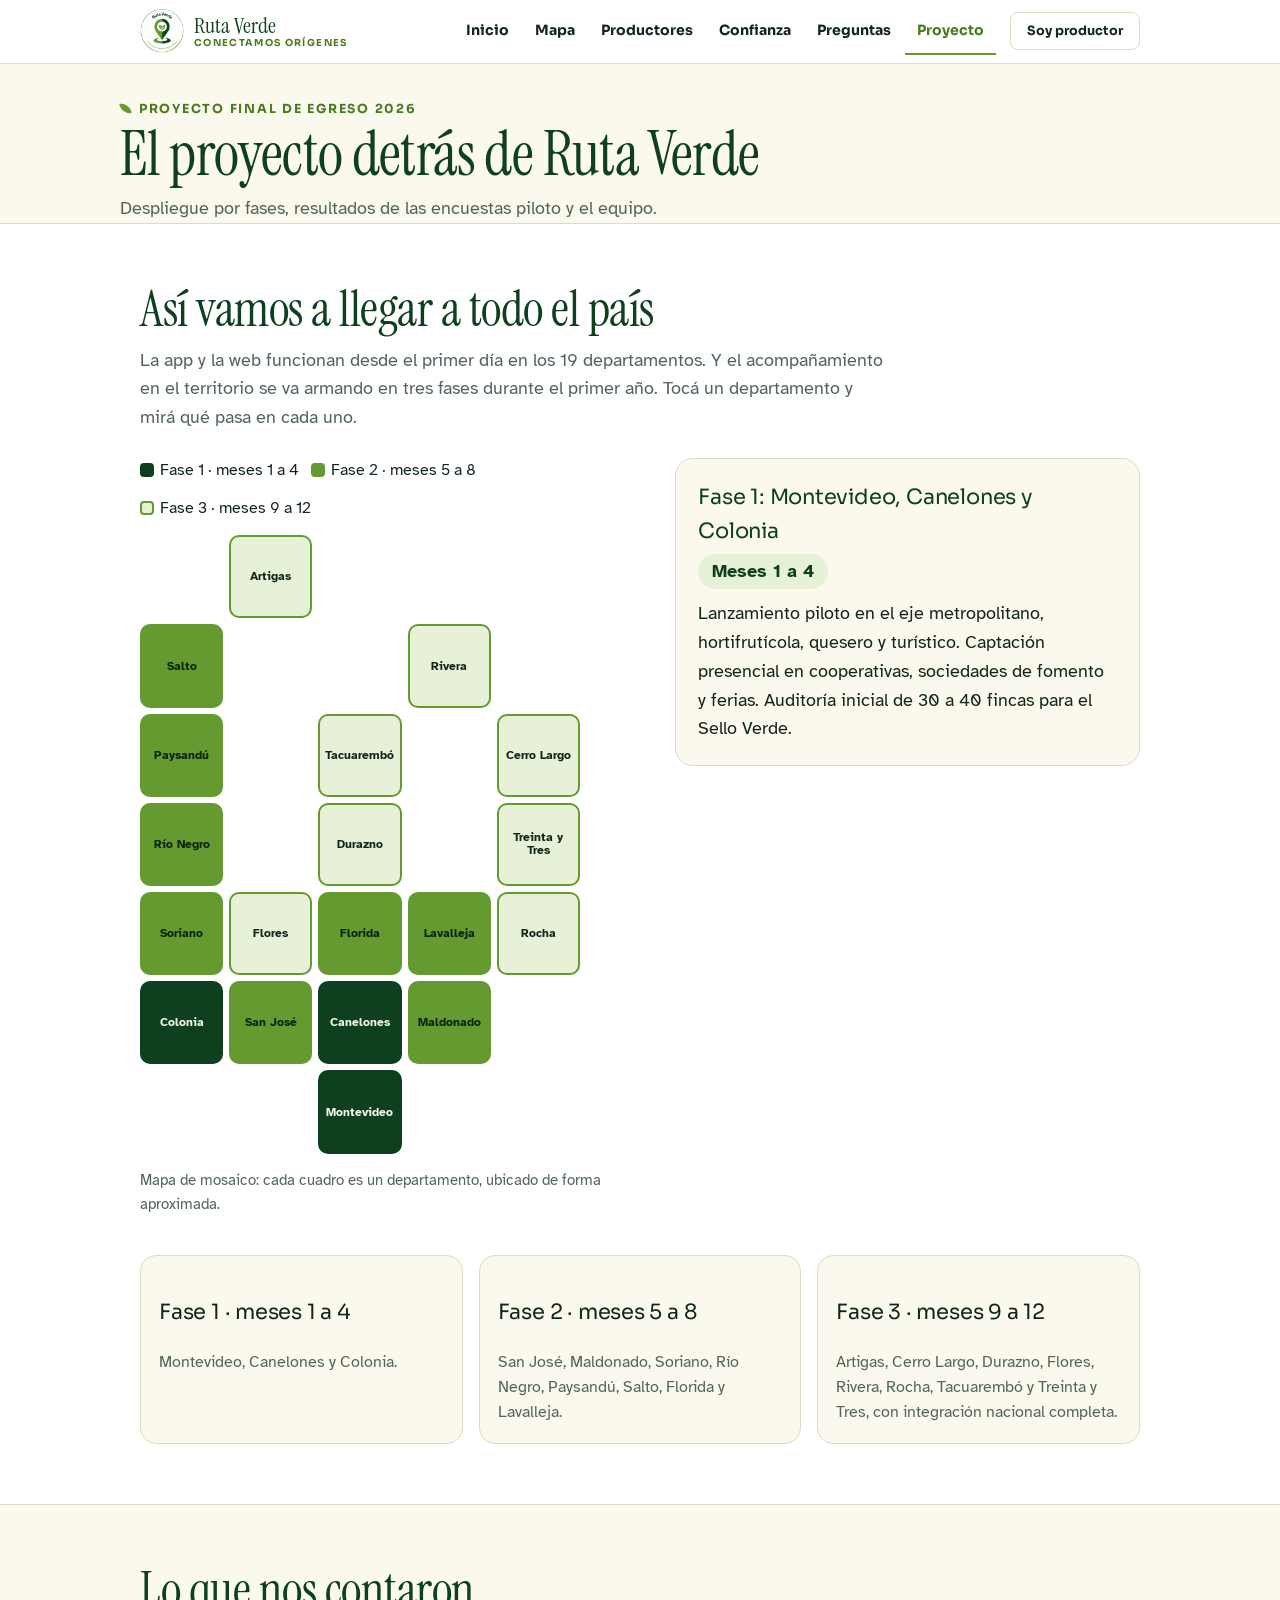
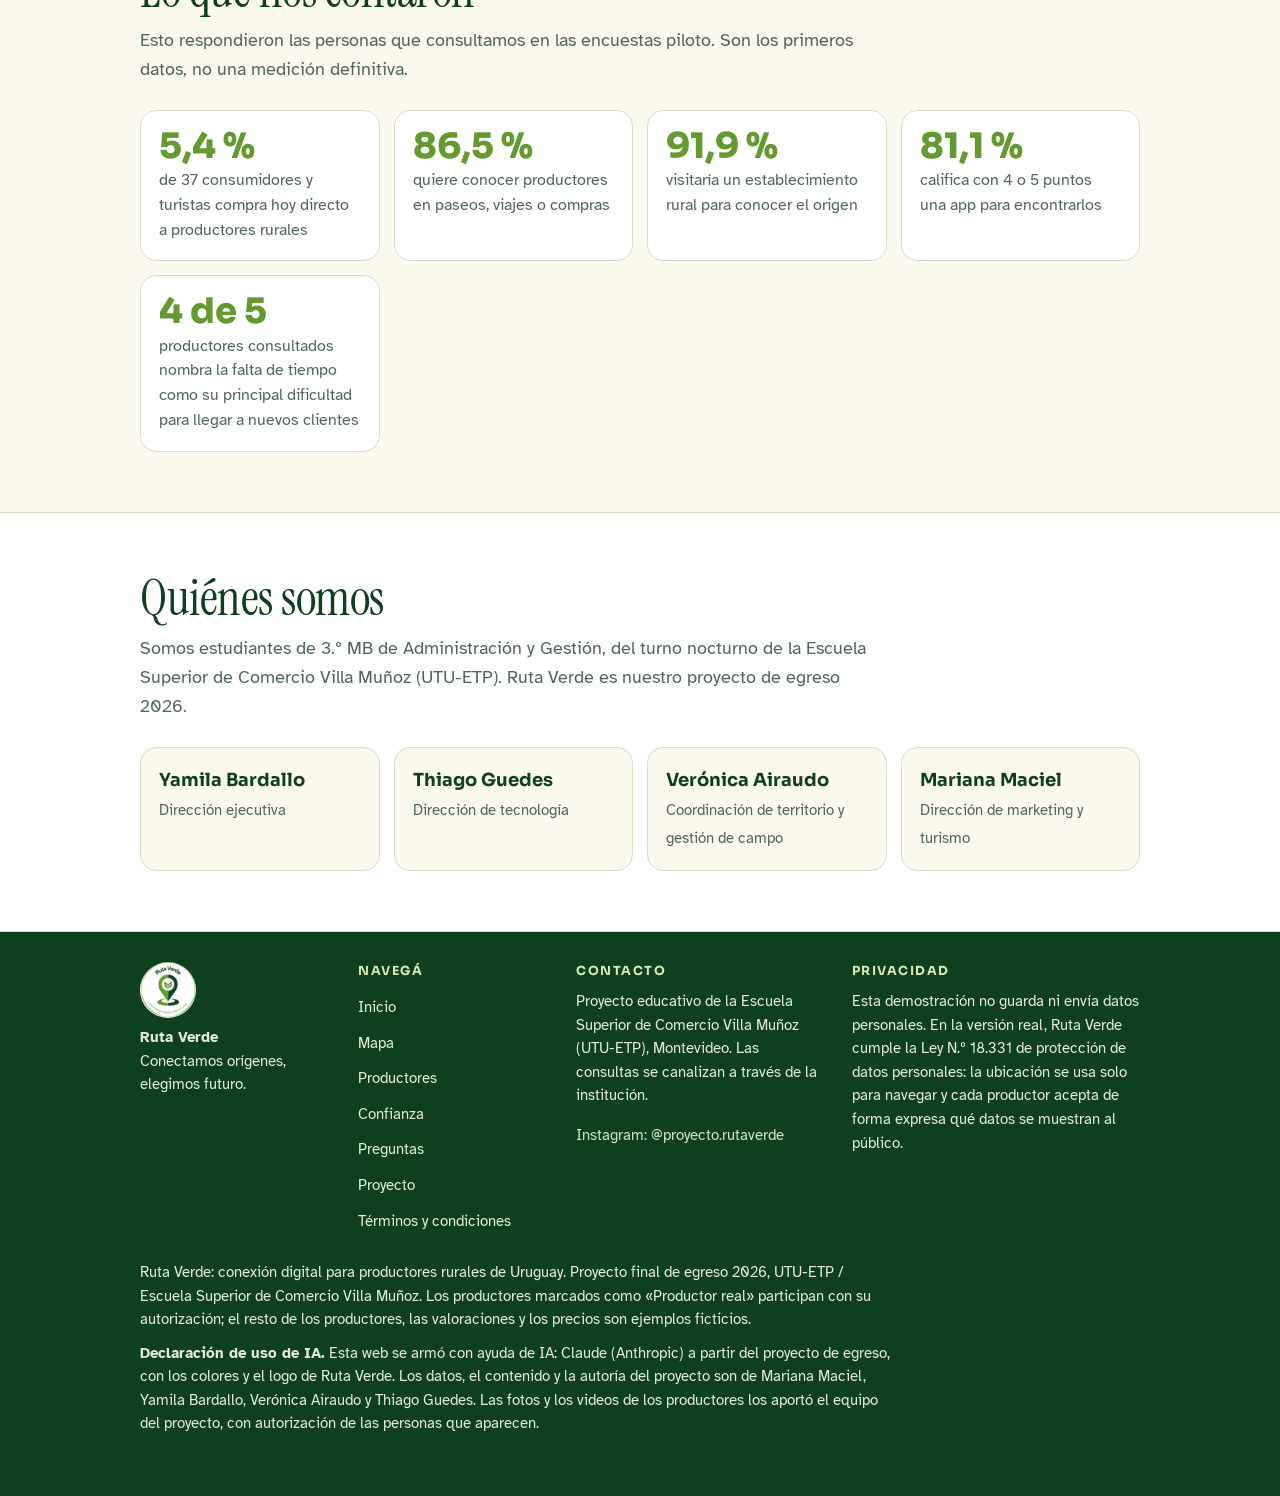
<file: proyecto/index.html>
<!doctype html>
<html lang="es">
<head>
<meta charset="utf-8">
<meta name="viewport" content="width=device-width, initial-scale=1, viewport-fit=cover">
<meta name="description" content="Cómo llegamos a todo el país, lo que dijeron las encuestas y quiénes somos. Proyecto final de egreso 2026.">
<meta name="theme-color" content="#0E401F">
<meta property="og:title" content="El proyecto · Ruta Verde">
<meta property="og:description" content="Cómo llegamos a todo el país, lo que dijeron las encuestas y quiénes somos. Proyecto final de egreso 2026.">
<meta property="og:type" content="website">
<link rel="icon" href="data:image/svg+xml,%3Csvg xmlns='http://www.w3.org/2000/svg' viewBox='0 0 100 100'%3E%3Ctext y='.9em' font-size='90'%3E%F0%9F%8C%B1%3C/text%3E%3C/svg%3E">
<title>El proyecto · Ruta Verde</title>
<link rel="preconnect" href="https://fonts.googleapis.com">
<link href="https://fonts.googleapis.com/css2?family=Instrument+Serif:ital@0;1&family=Sora:wght@500;700;800&family=Atkinson+Hyperlegible:wght@400;700&display=swap" rel="stylesheet">
<link rel="stylesheet" href="../assets/style.css">
<link rel="canonical" href="https://rutaverde.uy/proyecto/">
<meta property="og:site_name" content="Ruta Verde">
<meta property="og:locale" content="es_UY">
<meta property="og:url" content="https://rutaverde.uy/proyecto/">
<meta property="og:image" content="https://rutaverde.uy/assets/og.jpg">
<meta property="og:image:width" content="1200">
<meta property="og:image:height" content="630">
<meta property="og:image:alt" content="Ruta Verde: el campo está más cerca">
<meta name="twitter:card" content="summary_large_image">
<link rel="apple-touch-icon" href="../assets/apple-touch-icon.png">
</head>
<body>
<script>document.documentElement.className="js"</script>
<a class="skip" href="#contenido">Saltar al contenido</a>
<header class="sitehd"><div class="wrap in">
  <a class="brand" href="../"><span class="lg" role="img" aria-label="Logo de Ruta Verde"></span><span class="bt"><b>Ruta Verde</b><small>Conectamos orígenes</small></span></a>
  <nav class="mn" id="menu" aria-label="Principal"><a href="../">Inicio</a><a href="../mapa/">Mapa <span id="gcount"></span></a><a href="../productores/">Productores</a><a href="../confianza/">Confianza</a><a href="../preguntas/">Preguntas</a><a href="../proyecto/" class="on" aria-current="page">Proyecto</a><a class="cta-m" href="../productores/#registro">Soy productor</a></nav>
  <a class="btn out" href="../productores/#registro">Soy productor</a>
  <button class="burger" type="button" aria-expanded="false" aria-controls="menu"><svg width="18" height="18" viewBox="0 0 24 24" fill="none" stroke="currentColor" stroke-width="2.4" stroke-linecap="round" aria-hidden="true"><path d="M4 7h16M4 12h16M4 17h16"/></svg>Menú</button>
</div></header>
<main id="contenido">
<div class="wrap pg-h"><div class="eb">Proyecto final de egreso 2026</div><h1>El proyecto detrás de Ruta Verde</h1><p>Despliegue por fases, resultados de las encuestas piloto y el equipo.</p></div>
<section id="fases" class="alt"><div class="wrap">
  <h2>Así vamos a llegar a todo el país</h2>
  <p class="sub">La app y la web funcionan desde el primer día en los 19 departamentos. Y el acompañamiento en el territorio se va armando en tres fases durante el primer año. Tocá un departamento y mirá qué pasa en cada uno.</p>
  <div class="mapwrap">
    <div>
      <div class="legend"><span><i style="background:var(--forest)"></i>Fase 1 · meses 1 a 4</span><span><i style="background:var(--leaf)"></i>Fase 2 · meses 5 a 8</span><span><i style="background:var(--leaf-l);border:2px solid var(--leaf)"></i>Fase 3 · meses 9 a 12</span></div>
      <div class="tiles" role="group" aria-label="Departamentos de Uruguay por fase"><button class="tile f3" type="button" data-d="Artigas" data-f="3" style="grid-column:2;grid-row:1" aria-pressed="false">Artigas</button><button class="tile f2" type="button" data-d="Salto" data-f="2" style="grid-column:1;grid-row:2" aria-pressed="false">Salto</button><button class="tile f3" type="button" data-d="Rivera" data-f="3" style="grid-column:4;grid-row:2" aria-pressed="false">Rivera</button><button class="tile f2" type="button" data-d="Paysandú" data-f="2" style="grid-column:1;grid-row:3" aria-pressed="false">Paysandú</button><button class="tile f3" type="button" data-d="Tacuarembó" data-f="3" style="grid-column:3;grid-row:3" aria-pressed="false">Tacuarembó</button><button class="tile f3" type="button" data-d="Cerro Largo" data-f="3" style="grid-column:5;grid-row:3" aria-pressed="false">Cerro Largo</button><button class="tile f2" type="button" data-d="Río Negro" data-f="2" style="grid-column:1;grid-row:4" aria-pressed="false">Río Negro</button><button class="tile f3" type="button" data-d="Durazno" data-f="3" style="grid-column:3;grid-row:4" aria-pressed="false">Durazno</button><button class="tile f3" type="button" data-d="Treinta y Tres" data-f="3" style="grid-column:5;grid-row:4" aria-pressed="false">Treinta y Tres</button><button class="tile f2" type="button" data-d="Soriano" data-f="2" style="grid-column:1;grid-row:5" aria-pressed="false">Soriano</button><button class="tile f3" type="button" data-d="Flores" data-f="3" style="grid-column:2;grid-row:5" aria-pressed="false">Flores</button><button class="tile f2" type="button" data-d="Florida" data-f="2" style="grid-column:3;grid-row:5" aria-pressed="false">Florida</button><button class="tile f2" type="button" data-d="Lavalleja" data-f="2" style="grid-column:4;grid-row:5" aria-pressed="false">Lavalleja</button><button class="tile f3" type="button" data-d="Rocha" data-f="3" style="grid-column:5;grid-row:5" aria-pressed="false">Rocha</button><button class="tile f1" type="button" data-d="Colonia" data-f="1" style="grid-column:1;grid-row:6" aria-pressed="false">Colonia</button><button class="tile f2" type="button" data-d="San José" data-f="2" style="grid-column:2;grid-row:6" aria-pressed="false">San José</button><button class="tile f1" type="button" data-d="Canelones" data-f="1" style="grid-column:3;grid-row:6" aria-pressed="false">Canelones</button><button class="tile f2" type="button" data-d="Maldonado" data-f="2" style="grid-column:4;grid-row:6" aria-pressed="false">Maldonado</button><button class="tile f1" type="button" data-d="Montevideo" data-f="1" style="grid-column:3;grid-row:7" aria-pressed="false">Montevideo</button></div>
      <p class="demo">Mapa de mosaico: cada cuadro es un departamento, ubicado de forma aproximada.</p>
      <p class="nojs-note">Para ver el detalle de cada departamento hay que abrir la página con el navegador (Chrome o Safari). Abajo están las tres fases completas.</p>
    </div>
    <div class="panel" aria-live="polite">
      <h3 id="d-t">Fase 1: Montevideo, Canelones y Colonia</h3>
      <div class="status" id="d-s">Meses 1 a 4</div>
      <p id="d-p" style="margin:0">Lanzamiento piloto en el eje metropolitano, hortifrutícola, quesero y turístico. Captación presencial en cooperativas, sociedades de fomento y ferias. Auditoría inicial de 30 a 40 fincas para el Sello Verde.</p>
    </div>
  </div>
  <div class="cards" style="margin-top:24px">
    <div class="card"><h3>Fase 1 · meses 1 a 4</h3><p>Montevideo, Canelones y Colonia.</p></div>
    <div class="card"><h3>Fase 2 · meses 5 a 8</h3><p>San José, Maldonado, Soriano, Río Negro, Paysandú, Salto, Florida y Lavalleja.</p></div>
    <div class="card"><h3>Fase 3 · meses 9 a 12</h3><p>Artigas, Cerro Largo, Durazno, Flores, Rivera, Rocha, Tacuarembó y Treinta y Tres, con integración nacional completa.</p></div>
  </div>
</div></section>
<section id="datos"><div class="wrap">
  <h2>Lo que nos contaron</h2>
  <p class="sub">Esto respondieron las personas que consultamos en las encuestas piloto. Son los primeros datos, no una medición definitiva.</p>
  <div class="stats">
    <div class="card"><div class="num">5,4 %</div><p>de 37 consumidores y turistas compra hoy directo a productores rurales</p></div>
    <div class="card"><div class="num">86,5 %</div><p>quiere conocer productores en paseos, viajes o compras</p></div>
    <div class="card"><div class="num">91,9 %</div><p>visitaría un establecimiento rural para conocer el origen</p></div>
    <div class="card"><div class="num">81,1 %</div><p>califica con 4 o 5 puntos una app para encontrarlos</p></div>
    <div class="card"><div class="num">4 de 5</div><p>productores consultados nombra la falta de tiempo como su principal dificultad para llegar a nuevos clientes</p></div>
  </div>
</div></section>
<section id="equipo" class="alt"><div class="wrap">
  <h2>Quiénes somos</h2>
  <p class="sub">Somos estudiantes de 3.º MB de Administración y Gestión, del turno nocturno de la Escuela Superior de Comercio Villa Muñoz (UTU-ETP). Ruta Verde es nuestro proyecto de egreso 2026.</p>
  <div class="team">
    <div class="card person"><b>Yamila Bardallo</b><span>Dirección ejecutiva</span></div>
    <div class="card person"><b>Thiago Guedes</b><span>Dirección de tecnología</span></div>
    <div class="card person"><b>Verónica Airaudo</b><span>Coordinación de territorio y gestión de campo</span></div>
    <div class="card person"><b>Mariana Maciel</b><span>Dirección de marketing y turismo</span></div>
  </div>
</div></section>
</main>
<footer id="contacto"><div class="wrap">
  <div class="fgrid">
    <div><span class="lg flogo" role="img" aria-label="Logo de Ruta Verde"></span><p><b>Ruta Verde</b><br>Conectamos orígenes, elegimos futuro.</p></div>
    <div><h4>Navegá</h4><a href="../">Inicio</a><a href="../mapa/">Mapa</a><a href="../productores/">Productores</a><a href="../confianza/">Confianza</a><a href="../preguntas/">Preguntas</a><a href="../proyecto/">Proyecto</a><a href="../terminos/">Términos y condiciones</a></div>
    <div><h4>Contacto</h4><p>Proyecto educativo de la Escuela Superior de Comercio Villa Muñoz (UTU-ETP), Montevideo. Las consultas se canalizan a través de la institución.</p><p><a href="https://www.instagram.com/proyecto.rutaverde/" target="_blank" rel="noopener">Instagram: @proyecto.rutaverde</a></p></div>
    <div id="privacidad"><h4>Privacidad</h4><p>Esta demostración no guarda ni envía datos personales. En la versión real, Ruta Verde cumple la Ley N.º 18.331 de protección de datos personales: la ubicación se usa solo para navegar y cada productor acepta de forma expresa qué datos se muestran al público.</p></div>
  </div>
  <p>Ruta Verde: conexión digital para productores rurales de Uruguay. Proyecto final de egreso 2026, UTU-ETP / Escuela Superior de Comercio Villa Muñoz. Los productores marcados como «Productor real» participan con su autorización; el resto de los productores, las valoraciones y los precios son ejemplos ficticios.</p>
  <p><b>Declaración de uso de IA.</b> Esta web se armó con ayuda de IA: Claude (Anthropic) a partir del proyecto de egreso, con los colores y el logo de Ruta Verde. Los datos, el contenido y la autoría del proyecto son de Mariana Maciel, Yamila Bardallo, Verónica Airaudo y Thiago Guedes. Las fotos y los videos de los productores los aportó el equipo del proyecto, con autorización de las personas que aparecen.</p>
</div></footer>
<script src="../assets/app.js"></script>
</body>
</html>
</file>
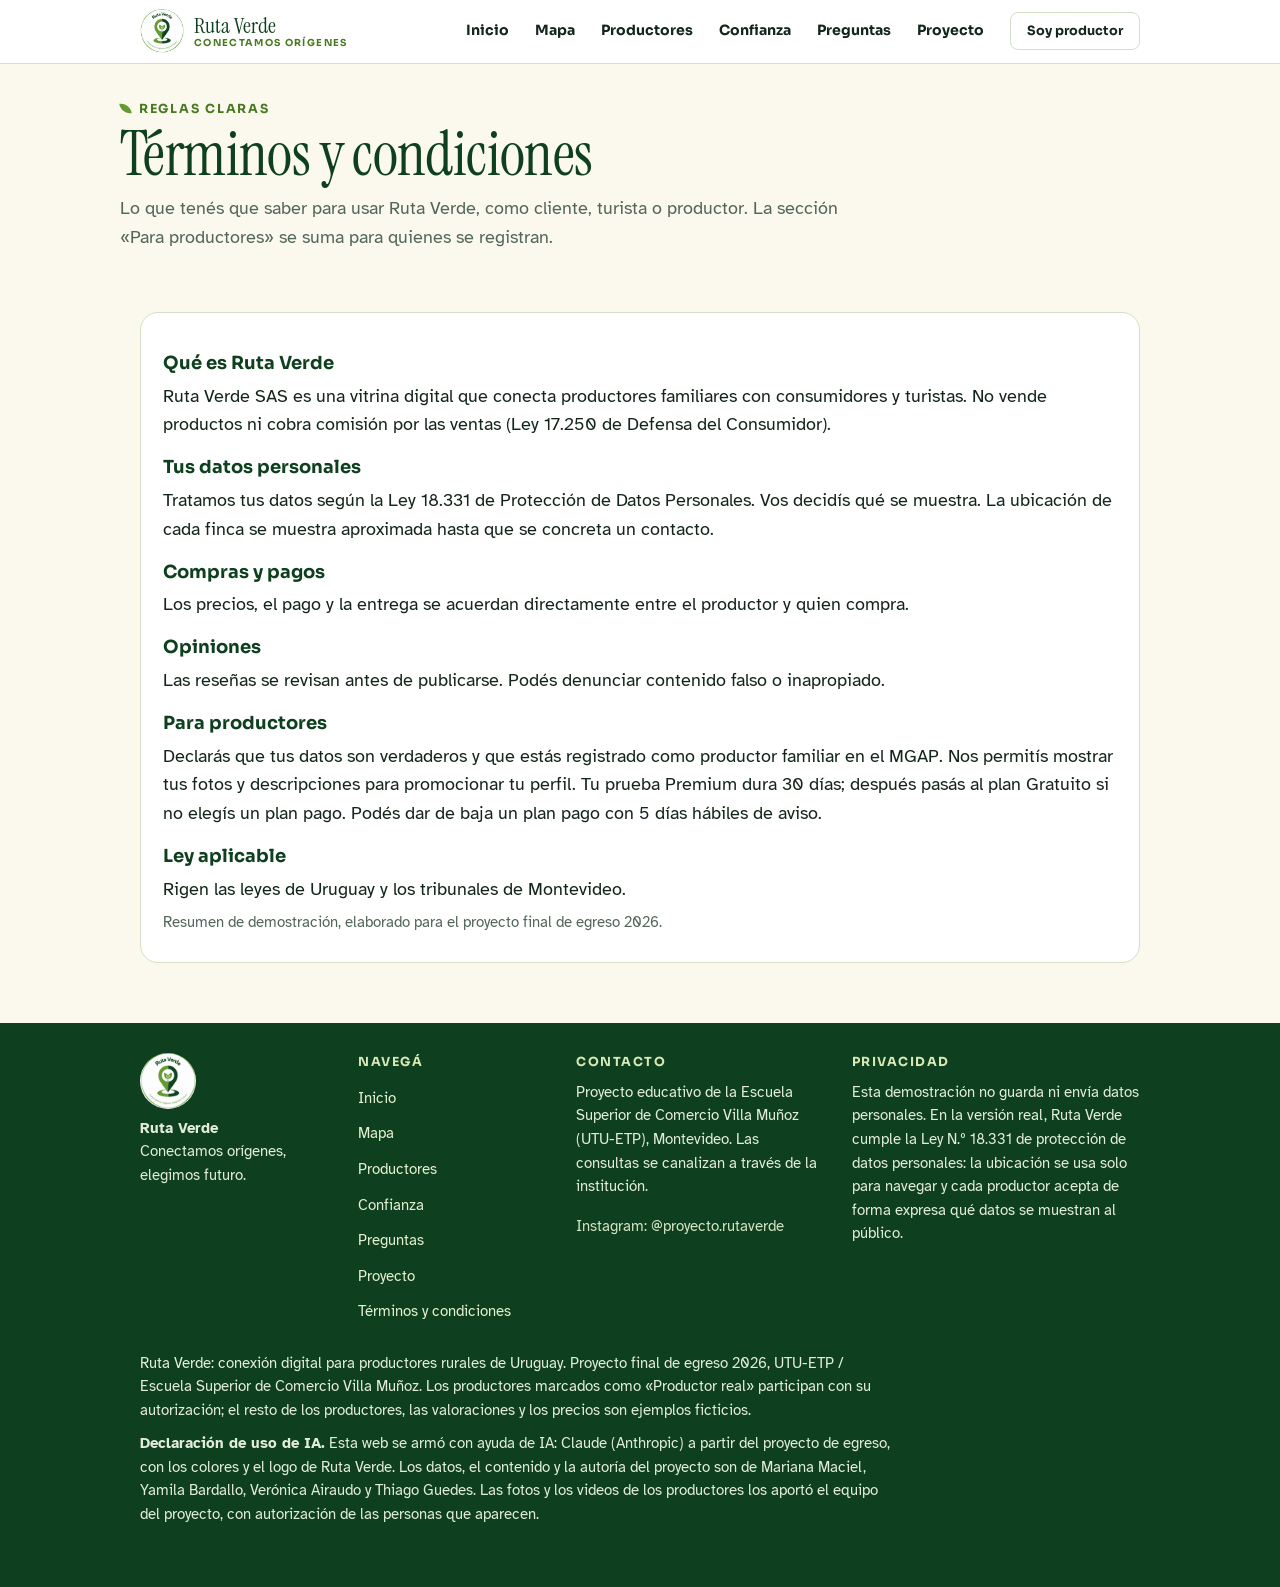
<file: terminos/index.html>
<!doctype html>
<html lang="es">
<head>
<meta charset="utf-8">
<meta name="viewport" content="width=device-width, initial-scale=1, viewport-fit=cover">
<meta name="description" content="Términos y condiciones y política de privacidad de Ruta Verde, proyecto final de egreso 2026.">
<meta name="theme-color" content="#0E401F">
<meta property="og:title" content="Términos y condiciones · Ruta Verde">
<meta property="og:description" content="Términos y condiciones y política de privacidad de Ruta Verde, proyecto final de egreso 2026.">
<meta property="og:type" content="website">
<link rel="icon" href="data:image/svg+xml,%3Csvg xmlns='http://www.w3.org/2000/svg' viewBox='0 0 100 100'%3E%3Ctext y='.9em' font-size='90'%3E%F0%9F%8C%B1%3C/text%3E%3C/svg%3E">
<title>Términos y condiciones · Ruta Verde</title>
<link rel="preconnect" href="https://fonts.googleapis.com">
<link href="https://fonts.googleapis.com/css2?family=Instrument+Serif:ital@0;1&family=Sora:wght@500;700;800&family=Atkinson+Hyperlegible:wght@400;700&display=swap" rel="stylesheet">
<link rel="stylesheet" href="../assets/style.css">
<link rel="canonical" href="https://rutaverde.uy/terminos/">
<meta property="og:site_name" content="Ruta Verde">
<meta property="og:locale" content="es_UY">
<meta property="og:url" content="https://rutaverde.uy/terminos/">
<meta property="og:image" content="https://rutaverde.uy/assets/og.jpg">
<meta property="og:image:width" content="1200">
<meta property="og:image:height" content="630">
<meta property="og:image:alt" content="Ruta Verde: el campo está más cerca">
<meta name="twitter:card" content="summary_large_image">
<link rel="apple-touch-icon" href="../assets/apple-touch-icon.png">
</head>
<body>
<script>document.documentElement.className="js"</script>
<a class="skip" href="#contenido">Saltar al contenido</a>
<header class="sitehd"><div class="wrap in">
  <a class="brand" href="../"><span class="lg" role="img" aria-label="Logo de Ruta Verde"></span><span class="bt"><b>Ruta Verde</b><small>Conectamos orígenes</small></span></a>
  <nav class="mn" id="menu" aria-label="Principal"><a href="../">Inicio</a><a href="../mapa/">Mapa <span id="gcount"></span></a><a href="../productores/">Productores</a><a href="../confianza/">Confianza</a><a href="../preguntas/">Preguntas</a><a href="../proyecto/">Proyecto</a><a class="cta-m" href="../productores/#registro">Soy productor</a></nav>
  <a class="btn out" href="../productores/#registro">Soy productor</a>
  <button class="burger" type="button" aria-expanded="false" aria-controls="menu"><svg width="18" height="18" viewBox="0 0 24 24" fill="none" stroke="currentColor" stroke-width="2.4" stroke-linecap="round" aria-hidden="true"><path d="M4 7h16M4 12h16M4 17h16"/></svg>Menú</button>
</div></header>
<main id="contenido">
<div class="wrap pg-h"><div class="eb">Reglas claras</div><h1>Términos y condiciones</h1><p>Lo que tenés que saber para usar Ruta Verde, como cliente, turista o productor. La sección «Para productores» se suma para quienes se registran.</p></div>
<section><div class="wrap"><div class="panel tpage">
<h4>Qué es Ruta Verde</h4><p>Ruta Verde SAS es una vitrina digital que conecta productores familiares con consumidores y turistas. No vende productos ni cobra comisión por las ventas (Ley 17.250 de Defensa del Consumidor).</p>
<h4>Tus datos personales</h4><p>Tratamos tus datos según la Ley 18.331 de Protección de Datos Personales. Vos decidís qué se muestra. La ubicación de cada finca se muestra aproximada hasta que se concreta un contacto.</p>
<h4>Compras y pagos</h4><p>Los precios, el pago y la entrega se acuerdan directamente entre el productor y quien compra.</p>
<h4>Opiniones</h4><p>Las reseñas se revisan antes de publicarse. Podés denunciar contenido falso o inapropiado.</p>
<h4>Para productores</h4><p>Declarás que tus datos son verdaderos y que estás registrado como productor familiar en el MGAP. Nos permitís mostrar tus fotos y descripciones para promocionar tu perfil. Tu prueba Premium dura 30 días; después pasás al plan Gratuito si no elegís un plan pago. Podés dar de baja un plan pago con 5 días hábiles de aviso.</p>
<h4>Ley aplicable</h4><p>Rigen las leyes de Uruguay y los tribunales de Montevideo.</p>
<p class="demo">Resumen de demostración, elaborado para el proyecto final de egreso 2026.</p>
</div></div></section>
</main>
<footer id="contacto"><div class="wrap">
  <div class="fgrid">
    <div><span class="lg flogo" role="img" aria-label="Logo de Ruta Verde"></span><p><b>Ruta Verde</b><br>Conectamos orígenes, elegimos futuro.</p></div>
    <div><h4>Navegá</h4><a href="../">Inicio</a><a href="../mapa/">Mapa</a><a href="../productores/">Productores</a><a href="../confianza/">Confianza</a><a href="../preguntas/">Preguntas</a><a href="../proyecto/">Proyecto</a><a href="../terminos/">Términos y condiciones</a></div>
    <div><h4>Contacto</h4><p>Proyecto educativo de la Escuela Superior de Comercio Villa Muñoz (UTU-ETP), Montevideo. Las consultas se canalizan a través de la institución.</p><p><a href="https://www.instagram.com/proyecto.rutaverde/" target="_blank" rel="noopener">Instagram: @proyecto.rutaverde</a></p></div>
    <div id="privacidad"><h4>Privacidad</h4><p>Esta demostración no guarda ni envía datos personales. En la versión real, Ruta Verde cumple la Ley N.º 18.331 de protección de datos personales: la ubicación se usa solo para navegar y cada productor acepta de forma expresa qué datos se muestran al público.</p></div>
  </div>
  <p>Ruta Verde: conexión digital para productores rurales de Uruguay. Proyecto final de egreso 2026, UTU-ETP / Escuela Superior de Comercio Villa Muñoz. Los productores marcados como «Productor real» participan con su autorización; el resto de los productores, las valoraciones y los precios son ejemplos ficticios.</p>
  <p><b>Declaración de uso de IA.</b> Esta web se armó con ayuda de IA: Claude (Anthropic) a partir del proyecto de egreso, con los colores y el logo de Ruta Verde. Los datos, el contenido y la autoría del proyecto son de Mariana Maciel, Yamila Bardallo, Verónica Airaudo y Thiago Guedes. Las fotos y los videos de los productores los aportó el equipo del proyecto, con autorización de las personas que aparecen.</p>
</div></footer>
<script src="../assets/app.js"></script>
</body>
</html>
</file>
<file: assets/style.css>
:root{
  box-sizing:border-box;
  padding-top:env(safe-area-inset-top,0px);
  padding-bottom:env(safe-area-inset-bottom,0px);
  /* colores tomados del logo */
  --leaf:#659A31;--forest:#0E401F;--leaf-l:#E7F1D8;--leaf-ll:#F3F8EC;
  --bg:#F6F9F1;--surface:#FFFFFF;--ink:#13261A;--muted:#52665A;--line:#D3E0C6;--on-dark:#F4F9EC;--sun:#D9A93A;
  --logo:url([data-uri]);
  --head:"Sora","Trebuchet MS",system-ui,sans-serif;
  --body:"Atkinson Hyperlegible","Segoe UI",system-ui,sans-serif;
}
@media (prefers-color-scheme:dark){
  :root:not([data-theme="light"]){
    --leaf:#8FC656;--forest:#9BD5A0;--leaf-l:#1C2D17;--leaf-ll:#16241A;
    --bg:#0D1710;--surface:#15231A;--ink:#E5F0E4;--muted:#9DB4A2;--line:#27402B;--sun:#E5B94F;
  }
}
:root[data-theme="dark"]{
  --leaf:#8FC656;--forest:#9BD5A0;--leaf-l:#1C2D17;--leaf-ll:#16241A;
  --bg:#0D1710;--surface:#15231A;--ink:#E5F0E4;--muted:#9DB4A2;--line:#27402B;--sun:#E5B94F;
}
*,*::before,*::after{box-sizing:inherit}
html{scroll-padding-top:calc(env(safe-area-inset-top,0px) + 70px)}
body{margin:0;background:var(--bg);color:var(--ink);font-family:var(--body);font-size:18px;line-height:1.6}
:focus-visible{outline:3px solid var(--sun);outline-offset:3px}
.wrap{max-width:1040px;margin:0 auto;padding:0 20px}
header.top{position:sticky;top:env(safe-area-inset-top,0px);z-index:20;background:var(--surface);border-bottom:1px solid var(--line)}
header.top .wrap{display:flex;gap:6px;align-items:center;padding-top:8px;padding-bottom:8px;overflow-x:auto}
.brand{display:flex;align-items:center;gap:10px;text-decoration:none;color:var(--forest);font-family:var(--head);font-weight:800;margin-right:10px;white-space:nowrap}
.lg{background:var(--logo) center/cover no-repeat;border-radius:50%;display:block;flex:none}
.brand .lg{width:44px;height:44px}
.flogo{width:56px;height:56px;margin-bottom:10px}
header.top a.l{color:var(--ink);text-decoration:none;font-size:.93rem;padding:7px 12px;border-radius:999px;white-space:nowrap}
header.top a.l:hover{background:var(--leaf-l)}
.btn{display:inline-block;font:inherit;font-weight:700;text-decoration:none;border:0;cursor:pointer;padding:12px 24px;border-radius:12px;background:var(--leaf);color:#0A2410;white-space:nowrap}
.btn.dark{background:var(--forest);color:var(--on-dark)}
:root[data-theme="dark"] .btn.dark,:root:not([data-theme="light"]) .btn.dark{}
header.top .btn{margin-left:auto;padding:9px 18px}
.hero{background:linear-gradient(160deg,var(--leaf-ll),var(--leaf-l));border-bottom:1px solid var(--line);padding:56px 0 48px}
.hero .grid{display:grid;grid-template-columns:1.2fr 1fr;gap:34px;align-items:center}
.eyebrow{font-weight:700;color:var(--leaf);letter-spacing:.08em;text-transform:uppercase;font-size:.85rem}
.hero h1{font-family:var(--head);font-weight:800;font-size:clamp(2.4rem,7.5vw,4.4rem);line-height:1;letter-spacing:-.03em;margin:8px 0 14px;color:var(--forest)}
.hero h1 em{font-style:normal;color:var(--leaf)}
.hero p.s{font-size:1.18rem;color:var(--muted);max-width:42ch;margin:0 0 20px}
.hero .logo{width:100%;max-width:300px;aspect-ratio:1/1;justify-self:center;box-shadow:0 10px 40px rgba(14,64,31,.18)}
.search{display:flex;gap:8px;max-width:520px}
.search input{flex:1;min-width:0;font:inherit;border:2px solid var(--line);background:var(--surface);color:var(--ink);border-radius:12px;padding:12px 14px}
section{padding:60px 0}
section.alt{background:var(--surface);border-block:1px solid var(--line)}
h2{font-family:var(--head);font-weight:800;font-size:clamp(1.7rem,5vw,2.5rem);line-height:1.08;letter-spacing:-.02em;margin:0 0 10px;color:var(--forest)}
.sub{color:var(--muted);max-width:62ch;margin:0 0 26px}
.chips{display:flex;flex-wrap:wrap;gap:8px;margin-bottom:18px}
.chip{font:inherit;font-size:.95rem;border:2px solid var(--leaf);background:var(--surface);color:var(--ink);padding:6px 16px;border-radius:999px;cursor:pointer}
.chip[aria-pressed="true"]{background:var(--forest);border-color:var(--forest);color:var(--on-dark)}
.cards{display:grid;grid-template-columns:repeat(auto-fit,minmax(230px,1fr));gap:16px}
.card{background:var(--surface);border:1px solid var(--line);border-radius:16px;padding:18px}
section.alt .card{background:var(--bg)}
.prod .tag{display:inline-block;font-size:.78rem;font-weight:700;color:var(--forest);background:var(--leaf-l);border-radius:6px;padding:1px 9px;margin-bottom:8px}
.prod h3{font-family:var(--head);margin:0 0 2px;font-size:1.1rem}
.prod .m{color:var(--muted);font-size:.92rem}
.prod .pr{margin-top:8px;font-weight:700;color:var(--forest)}
.num{font-family:var(--head);font-weight:800;font-size:2.2rem;color:var(--leaf);line-height:1}
.step b,.card h3{font-family:var(--head)}
.step p,.card p{margin:4px 0 0;color:var(--muted);font-size:.97rem}
.demo{font-size:.88rem;color:var(--muted);margin-top:14px}
.two{display:grid;grid-template-columns:1fr 1fr;gap:18px}
.seal{border-left:6px solid var(--leaf)}
.seal.v{border-left-color:var(--forest)}
.seal ul{margin:8px 0 0;padding-left:20px}.seal li{margin:5px 0}
.bars{display:grid;gap:12px;margin-top:16px}
.bar .t{display:flex;justify-content:space-between;gap:10px;font-size:.95rem;margin-bottom:3px}
.bar .t b{color:var(--forest);font-family:var(--head)}
.track{height:12px;background:var(--line);border-radius:6px;overflow:hidden}
.fill{height:100%;background:var(--leaf);border-radius:6px}
.wrapx{overflow-x:auto}
table.plans{width:100%;border-collapse:collapse;background:var(--surface);border:1px solid var(--line);min-width:560px}
.plans th,.plans td{padding:12px 14px;border-bottom:1px solid var(--line);text-align:left;vertical-align:top}
.plans thead th{font-family:var(--head)}
.plans thead th.hi{background:var(--forest);color:var(--on-dark)}
.plans .price{font-family:var(--head);font-weight:800;font-size:1.5rem;display:block}
.plans .price small{font-size:.85rem;font-weight:400}
.plans tbody th{font-weight:700;color:var(--muted);width:24%}
.stats{display:grid;grid-template-columns:repeat(auto-fit,minmax(200px,1fr));gap:14px}
details{background:var(--surface);border:1px solid var(--line);border-radius:14px;margin:0 0 10px;padding:0 18px}
section.alt details{background:var(--bg)}
summary{cursor:pointer;font-family:var(--head);font-weight:700;padding:15px 0;list-style:none;color:var(--forest);display:flex;justify-content:space-between;gap:12px}
summary::-webkit-details-marker{display:none}
summary::after{content:"+";font-size:1.4rem;line-height:1;color:var(--leaf)}
details[open] summary::after{content:"–"}
details p{margin:0 0 16px;color:var(--ink)}
.team{display:grid;grid-template-columns:repeat(auto-fit,minmax(220px,1fr));gap:14px}
.person b{font-family:var(--head);display:block;color:var(--forest)}
.person span{color:var(--muted);font-size:.95rem}
footer{background:var(--forest);color:var(--on-dark);padding:30px 0 50px;font-size:.92rem}
:root:not([data-theme="light"]) footer{}
footer p{margin:0 0 10px;opacity:.93;max-width:75ch}
@media (max-width:760px){.hero .grid,.two{grid-template-columns:1fr}.hero .logo{max-width:210px;order:-1}}
@media (prefers-reduced-motion:no-preference){html{scroll-behavior:smooth}}

/* ---- funciones interactivas ---- */
:root{--warnbg:#FBE9D2;--warnink:#7A3F08}
@media (prefers-color-scheme:dark){:root:not([data-theme="light"]){--warnbg:#3A2A12;--warnink:#F3C98A}}
:root[data-theme="dark"]{--warnbg:#3A2A12;--warnink:#F3C98A}
.speak{display:none;margin-top:10px;font:inherit;font-size:.88rem;border:2px solid var(--leaf);background:transparent;color:var(--forest);border-radius:999px;padding:4px 14px;cursor:pointer}
.js .speak{display:inline-block}
.speak[aria-pressed="true"]{background:var(--leaf);color:#0A2410}
.panel{background:var(--surface);border:1px solid var(--line);border-radius:18px;padding:22px}
section.alt .panel{background:var(--bg)}
.panel h3{font-family:var(--head);color:var(--forest);margin:0 0 6px}
.status{display:inline-block;font-weight:700;border-radius:999px;padding:3px 14px;background:var(--leaf-l);color:var(--forest);margin-bottom:10px}
.status.off{background:var(--warnbg);color:var(--warnink)}
.switch{display:flex;gap:10px;align-items:center;font-weight:700;margin:6px 0 14px}
.switch input{width:22px;height:22px;accent-color:var(--leaf)}
.form{display:grid;grid-template-columns:repeat(auto-fit,minmax(150px,1fr));gap:10px;align-items:end;margin-bottom:12px}
label.f{display:grid;gap:4px;font-size:.9rem;font-weight:700}
label.f input,label.f select{font:inherit;font-weight:400;border:2px solid var(--line);background:var(--bg);color:var(--ink);border-radius:10px;padding:9px 11px;width:100%}
section.alt label.f input,section.alt label.f select{background:var(--surface)}
.items{list-style:none;margin:0;padding:0;display:grid;gap:8px}
.items li{display:flex;justify-content:space-between;gap:10px;align-items:center;border:1px solid var(--line);border-radius:12px;padding:10px 14px;background:var(--bg)}
section.alt .items li{background:var(--surface)}
.pill{font-size:.8rem;font-weight:700;border-radius:999px;padding:2px 12px;white-space:nowrap}
.pill.p{background:var(--warnbg);color:var(--warnink)}
.pill.s{background:var(--leaf-l);color:var(--forest)}
.pill.g{background:var(--leaf);color:#0A2410}
.res{margin-top:14px;border-radius:14px;padding:16px 18px;border:2px solid var(--line);background:var(--bg)}
section.alt .res{background:var(--surface)}
.res.ok{border-color:var(--forest)}
.res.pr{border-color:var(--leaf)}
.res.no{border-color:#C0472F}
.res b.big{font-family:var(--head);font-size:1.25rem;color:var(--forest);display:block}
.mini{display:flex;flex-wrap:wrap;gap:8px;margin:10px 0 0}
.mini button{font:inherit;font-size:.88rem;border:2px solid var(--leaf);background:transparent;color:var(--forest);border-radius:999px;padding:4px 12px;cursor:pointer}
.tiles{display:grid;grid-template-columns:repeat(5,1fr);grid-template-rows:repeat(7,1fr);gap:6px;max-width:440px;width:100%}
.tile{aspect-ratio:1/1;font:inherit;font-size:.66rem;font-weight:700;line-height:1.1;border:2px solid transparent;border-radius:10px;padding:2px;cursor:pointer;display:grid;place-items:center;text-align:center;word-break:break-word}
.tile.f1{background:var(--forest);color:var(--on-dark)}
.tile.f2{background:var(--leaf);color:#0A2410}
.tile.f3{background:var(--leaf-l);color:var(--ink);border-color:var(--leaf)}
.tile[aria-pressed="true"]{outline:3px solid var(--sun);outline-offset:2px}
.legend{display:flex;flex-wrap:wrap;gap:12px;margin:0 0 14px;font-size:.92rem}
.legend i{display:inline-block;width:14px;height:14px;border-radius:4px;vertical-align:-2px;margin-right:6px}
.mapwrap{display:grid;grid-template-columns:minmax(0,1.1fr) minmax(0,1fr);gap:24px;align-items:start}
.js-only{display:none}.js .js-only{display:block}
.nojs-note{font-size:.9rem;color:var(--muted)}.js .nojs-note{display:none}
@media (max-width:760px){.mapwrap{grid-template-columns:1fr}}

/* ---- estilo editorial (inspirado en la maqueta de Lovable) ---- */
:root{--serif:"Instrument Serif","Georgia",serif;--cream:#FBF8EE;--olive:#E9E8D2}
:root{--bg:#FBF8EE;--leaf-ll:#F4F2E4}
@media (prefers-color-scheme:dark){:root:not([data-theme="light"]){--cream:#12190F;--olive:#1B2616;--bg:#12190F}}
:root[data-theme="dark"]{--cream:#12190F;--olive:#1B2616;--bg:#12190F}
html{scroll-padding-top:calc(env(safe-area-inset-top,0px) + 112px)}
body h1,body h2,body h3{font-family:var(--serif);font-weight:400;letter-spacing:-.01em}
body h2{font-size:clamp(2rem,6vw,3.1rem);line-height:1.04}
.eb{font-family:var(--head);font-size:.72rem;font-weight:700;letter-spacing:.14em;text-transform:uppercase;color:var(--leaf)}
header.top .hd{display:grid;grid-template-columns:1fr auto 1fr;align-items:center;gap:10px;padding-top:8px;padding-bottom:8px;overflow:visible}
.brand{gap:10px}
.brand .bt{display:grid;line-height:1.05}
.brand .bt b{font-family:var(--serif);font-weight:400;font-size:1.35rem;color:var(--forest)}
.brand .bt small{font-family:var(--head);font-size:.55rem;letter-spacing:.14em;text-transform:uppercase;color:var(--leaf);font-weight:700}
.mn{display:flex;gap:6px;justify-content:center}
.mn a{font-family:var(--head);font-size:.8rem;font-weight:700;color:var(--ink);text-decoration:none;padding:6px 12px;border-bottom:2px solid transparent}
.mn a:hover,.mn a.on{color:var(--leaf);border-color:var(--leaf)}
.btn.out{background:transparent;border:1.5px solid var(--line);color:var(--ink);font-family:var(--head);font-size:.8rem;justify-self:end;padding:8px 16px;border-radius:8px}
.sub2{border-top:1px solid var(--line);background:var(--bg)}
.sub2 .wrap{display:flex;gap:2px;overflow-x:auto;padding-top:2px;padding-bottom:2px}
.sub2 a{font-size:.82rem;color:var(--muted);text-decoration:none;padding:6px 11px;border-radius:999px;white-space:nowrap}
.sub2 a:hover{background:var(--leaf-l);color:var(--forest)}
header.top .wrap{display:block;padding-top:0;padding-bottom:0}
header.top .hd{display:grid}
.hero2{margin:22px auto 0;max-width:1040px;padding:0 20px}
.hero2 .box{position:relative;border-radius:18px;overflow:hidden;min-height:340px;display:flex;align-items:center;background:#27421F}
.hero2 svg.bgart{position:absolute;inset:0;width:100%;height:100%}
.hero2 .shade{position:absolute;inset:0;background:linear-gradient(90deg,rgba(10,32,14,.86) 0%,rgba(10,32,14,.55) 48%,rgba(10,32,14,0) 78%)}
.hero2 .in{position:relative;padding:44px 40px;max-width:560px;color:#fff}
.hero2 .tg{display:flex;align-items:center;gap:10px;font-family:var(--head);font-size:.68rem;letter-spacing:.16em;font-weight:700;text-transform:uppercase;color:#D8E9B8}
.hero2 .tg::before{content:"";width:28px;height:2px;background:#D8E9B8}
.hero2 h1{font-size:clamp(2.8rem,9vw,4.8rem);line-height:.95;margin:12px 0 12px;color:#fff}
.hero2 h1 em{font-style:italic}
.hero2 p{margin:0 0 20px;color:#E4F0D2;max-width:40ch}
.hero2 .search{background:#fff;border-radius:10px;padding:6px;max-width:480px}
.hero2 .search input{border:0;background:transparent;color:#1B2A1A;padding:10px 12px}
.hero2 .search input:focus-visible{outline:none}
.hero2 .search .btn{background:var(--forest);color:#fff;padding:10px 20px;border-radius:8px}
.sec-h{display:flex;justify-content:space-between;align-items:end;gap:14px;flex-wrap:wrap;margin-bottom:18px}
.sec-h h2{margin:2px 0 0}
.chips .chip{border-radius:8px;border:1.5px solid var(--line);background:var(--surface);font-family:var(--head);font-size:.78rem;font-weight:700;padding:8px 14px}
.chips .chip[aria-pressed="true"]{background:var(--forest);border-color:var(--forest);color:#fff}
.btn.sm{padding:8px 16px;border-radius:8px;font-family:var(--head);font-size:.78rem;background:transparent;border:1.5px solid var(--line);color:var(--ink)}
.pc{position:relative;padding:0;overflow:hidden;border-radius:12px;display:flex;flex-direction:column}
.pc .art{display:block;width:100%;aspect-ratio:4/3}
.pc .bd{padding:14px 16px 16px;display:flex;flex-direction:column;flex:1}
.pc .aw{position:relative}
.pc .badge{position:absolute;left:10px;bottom:10px;background:#fff;color:#1B2A1A;font-size:.68rem;font-family:var(--head);font-weight:700;border-radius:5px;padding:2px 8px}
.pc .heart{position:absolute;right:10px;top:10px;width:34px;height:34px;border-radius:8px;border:0;background:#fff;color:#8A9A86;cursor:pointer;font-size:1.05rem;display:grid;place-items:center}
.pc .heart[aria-pressed="true"]{color:var(--forest)}
.pc .tag{background:none;padding:0;margin:0 0 4px;font-family:var(--head);font-size:.62rem;letter-spacing:.12em;text-transform:uppercase;color:var(--leaf);border-radius:0}
.pc h3{font-size:1.45rem;margin:0 0 2px;color:#7A4A12}
.pc .rt{position:absolute;right:16px;margin-top:2px;font-family:var(--head);font-size:.78rem;font-weight:700}
.pc .rt i{color:#D9A93A;font-style:normal}
.pc .pr{font-size:.92rem}
.pc .speak{align-self:flex-start;margin-top:auto}
.empty{border:2px dashed var(--line);border-radius:14px;padding:26px;text-align:center;color:var(--muted)}
.hecho{background:var(--olive);padding:60px 0}
.hecho .two2{display:grid;grid-template-columns:1fr 1.2fr;gap:36px;align-items:center}
.hecho .st{display:grid;grid-template-columns:repeat(3,1fr);border-top:1px solid #B7B88F;border-bottom:1px solid #B7B88F}
.hecho .st div{padding:20px 12px;text-align:center;border-left:1px solid #B7B88F}
.hecho .st div:first-child{border-left:0}
.hecho .st b{font-family:var(--serif);font-weight:400;font-size:2.3rem;display:block;color:var(--forest);line-height:1}
.hecho .st span{font-family:var(--head);font-size:.62rem;letter-spacing:.14em;text-transform:uppercase;color:var(--muted)}
:root:not([data-theme="light"]) .hecho .st,:root[data-theme="dark"] .hecho .st{}
.mapa{display:grid;grid-template-columns:minmax(0,.8fr) minmax(0,1.3fr);gap:22px;align-items:start}
.ml{display:grid;gap:10px}
.mi{display:grid;grid-template-columns:64px 1fr;gap:12px;text-align:left;font:inherit;color:inherit;background:var(--surface);border:1.5px solid var(--line);border-radius:10px;padding:8px;cursor:pointer;align-items:center}
.mi[aria-pressed="true"]{border-color:var(--forest);background:var(--leaf-l)}
.mi svg{width:64px;height:48px;border-radius:8px;display:block}
.mi b{font-family:var(--serif);font-weight:400;font-size:1.15rem;display:block;color:#7A4A12}
.mi small{color:var(--muted)}
.pmapbox{position:relative;background:var(--olive);border:1px solid var(--line);border-radius:14px;padding:18px}
.ptiles{display:grid;grid-template-columns:repeat(5,1fr);grid-template-rows:repeat(7,1fr);gap:5px;max-width:420px;margin:0 auto}
.pt{aspect-ratio:1/1;border-radius:9px;background:rgba(101,154,49,.18);border:0;position:relative;font:inherit;font-size:.6rem;color:var(--muted);display:grid;place-items:end center;padding:2px;line-height:1.05;text-align:center}
.pt.has{background:#C8D7A6;cursor:pointer;color:var(--forest);font-weight:700}
.pt .pin{position:absolute;top:18%;left:50%;transform:translateX(-50%);width:22px;height:22px;border-radius:50%;background:var(--forest);color:#fff;display:grid;place-items:center;font-size:.7rem}
.pt.sel .pin{background:#D9A93A;color:#1B2A1A;transform:translateX(-50%) scale(1.25)}
.pop{margin-top:14px;background:var(--surface);border:1px solid var(--line);border-radius:10px;padding:12px 14px;display:flex;gap:12px;align-items:center}
.pop svg{width:64px;height:48px;border-radius:8px;flex:none}
.pop b{font-family:var(--serif);font-weight:400;font-size:1.2rem;color:#7A4A12;display:block}
@media (max-width:760px){
  header.top .hd{grid-template-columns:auto 1fr auto}
  .brand .bt small{display:none}
  .hero2 .in{padding:30px 22px}
  .hecho .two2,.mapa{grid-template-columns:1fr}
}

/* ---- ajustes de contraste (modo oscuro) ---- */
:root{--brown:#7A4A12}
@media (prefers-color-scheme:dark){:root:not([data-theme="light"]){--brown:#E6B67A}}
:root[data-theme="dark"]{--brown:#E6B67A}
.pc h3,.mi b,.pop b{color:var(--brown)}
.pt.has{color:#0E401F}
.pt .pin{background:#0E401F;color:#fff}
.pt.sel .pin{background:#D9A93A;color:#1B2A1A}
.hero2 .search .btn{background:#0E401F;color:#fff}

.faqg{font-family:var(--serif);font-weight:400;font-size:1.6rem;color:var(--forest);margin:28px 0 12px}
.js #faqtog{display:inline-block !important}

/* ---- vida y color (verdes del logo) ---- */
.btn:not(.out):not(.sm):not(.line){background:linear-gradient(135deg,#7BB13F,#659A31);box-shadow:0 4px 14px rgba(101,154,49,.35);transition:transform .15s ease,box-shadow .15s ease}
.btn:not(.out):not(.sm):not(.line):hover{transform:translateY(-2px);box-shadow:0 8px 20px rgba(101,154,49,.45)}
.btn.dark{background:linear-gradient(135deg,#17612F,#0E401F) !important;color:#fff;box-shadow:0 4px 14px rgba(14,64,31,.3)}
.hero2 .search .btn{background:linear-gradient(135deg,#17612F,#0E401F) !important}
.eb::before{content:"";display:inline-block;width:11px;height:11px;margin-right:8px;background:var(--leaf);border-radius:0 100% 0 100%;transform:rotate(-8deg);vertical-align:-1px}
section.alt{background:linear-gradient(180deg,var(--surface) 0%,var(--leaf-ll) 100%)}
.card{transition:transform .2s ease,box-shadow .2s ease,border-color .2s ease}
.card:hover{transform:translateY(-4px);box-shadow:0 14px 28px rgba(14,64,31,.12);border-color:var(--leaf)}
.pc:hover .art{transform:scale(1.04)}
.pc .art{transition:transform .5s ease}
.pc .aw{overflow:hidden}
.num{background:linear-gradient(135deg,#659A31,#0E401F);-webkit-background-clip:text;background-clip:text;color:transparent}
.hecho{background:linear-gradient(135deg,var(--olive) 0%,#DCE6BE 100%)}
:root[data-theme="dark"] .hecho,:root:not([data-theme="light"]) .hecho{}
.heart{transition:transform .15s ease}
.heart:active{transform:scale(.85)}
.heart[aria-pressed="true"]{animation:pop .35s ease}
details{transition:border-color .2s ease,box-shadow .2s ease}
details[open]{border-color:var(--leaf);box-shadow:0 4px 14px rgba(101,154,49,.12)}
details:hover{border-color:var(--leaf)}
.faqg{position:relative;padding-left:14px}
.faqg::before{content:"";position:absolute;left:0;top:.35em;bottom:.35em;width:4px;border-radius:3px;background:linear-gradient(180deg,#659A31,#0E401F)}
.chip{transition:transform .15s ease,background .15s ease}
.chip:hover{transform:translateY(-2px)}
@keyframes pop{0%{transform:scale(1)}50%{transform:scale(1.35)}100%{transform:scale(1)}}
@keyframes bob{0%,100%{transform:translateY(0)}50%{transform:translateY(-10px)}}
@keyframes rise{from{opacity:0;transform:translateY(16px)}to{opacity:1;transform:none}}
@media (prefers-reduced-motion:no-preference){
  .hero2 .sun{animation:bob 7s ease-in-out infinite;transform-box:fill-box;transform-origin:center}
  .hero2 .in{animation:rise .7s ease both}
  .js .rv{opacity:0;transform:translateY(18px);transition:opacity .6s ease,transform .6s ease}
  .js .rv.in{opacity:1;transform:none}
}
@media (prefers-reduced-motion:reduce){.card:hover,.btn:hover,.chip:hover{transform:none}}

/* ---- encabezado adaptable y enlace activo ---- */
header.top .wrap{overflow:visible}
.sub2 .wrap{scrollbar-width:none;-ms-overflow-style:none}
.sub2 .wrap::-webkit-scrollbar{display:none}
.sub2 a.on{background:var(--leaf-l);color:var(--forest);font-weight:700}
.mn a.on{color:var(--leaf);border-color:var(--leaf)}
@media (max-width:700px){
  header.top .hd{grid-template-columns:1fr auto;grid-template-areas:"brand btn" "nav nav";row-gap:2px}
  header.top .hd .brand{grid-area:brand;min-width:0}
  header.top .hd .btn.out{grid-area:btn}
  header.top .hd .mn{grid-area:nav;justify-content:space-around;border-top:1px solid var(--line);padding-top:2px}
  .brand .bt b{font-size:1.2rem}
}

/* ---- versión sobria: sin degradés ni efectos de más ---- */
.btn:not(.out):not(.sm):not(.line){background:var(--leaf);box-shadow:none;transition:none}
.btn:not(.out):not(.sm):not(.line):hover{transform:none;box-shadow:none;filter:brightness(.94)}
.btn.dark{background:var(--forest) !important;box-shadow:none;color:var(--on-dark)}
.hero2 .search .btn{background:#0E401F !important;color:#fff}
.card{transition:border-color .2s ease}
.card:hover{transform:none;box-shadow:none;border-color:var(--leaf)}
.pc:hover .art{transform:none}
.num{background:none;-webkit-background-clip:border-box;background-clip:border-box;color:var(--leaf)}
.hecho{background:var(--olive)}
section.alt{background:var(--surface)}
.faqg::before{background:var(--leaf)}
.chip:hover{transform:none}
.heart[aria-pressed="true"]{animation:none}
details[open]{box-shadow:none}
@media (prefers-reduced-motion:no-preference){.hero2 .sun{animation:none}.hero2 .in{animation:none}}

/* ---- el detalle del departamento siempre a la vista ---- */
@keyframes fl{from{background:var(--leaf-l)}to{background:var(--surface)}}
.panel.flash,.pop.flash{animation:fl .7s ease}
@media (prefers-reduced-motion:reduce){.panel.flash,.pop.flash{animation:none}}
@media (max-width:760px){
  .mapwrap .panel{position:sticky;bottom:10px;z-index:6;box-shadow:0 8px 24px rgba(0,0,0,.22);max-height:44vh;overflow:auto;padding:16px}
  .mapwrap .panel h3{font-size:1.3rem}
  .pop{position:sticky;bottom:10px;z-index:6;box-shadow:0 8px 24px rgba(0,0,0,.22)}
}

/* ---- accesibilidad y mejoras ---- */
.skip{position:absolute;left:-999px;top:8px;background:#0E401F;color:#fff;padding:10px 16px;border-radius:8px;z-index:100;font-weight:700}
.skip:focus{left:10px}
:root{--leaf-t:#4A7A20}
@media (prefers-color-scheme:dark){:root:not([data-theme="light"]){--leaf-t:#9BD27A}}
:root[data-theme="dark"]{--leaf-t:#9BD27A}
.eb,.brand .bt small,.pc .tag{color:var(--leaf-t)}
.mn a:hover,.mn a.on{color:var(--leaf-t)}
.eb{font-size:.78rem}
.brand .bt small{font-size:.6rem}
.pc .tag{font-size:.72rem}
.pc .badge{font-size:.75rem}
.mn a{font-size:.88rem;padding:11px 12px}
.sub2 a{font-size:.9rem;padding:11px 13px}
.tile{font-size:.74rem}
.pt{font-size:.7rem}
.legend{font-size:1rem}
.demo{font-size:.95rem}
.pc .heart{width:42px;height:42px}
.speak{padding:9px 16px;font-size:.95rem}
.chips .chip{padding:10px 16px;font-size:.88rem}
.mini button{padding:8px 14px;font-size:.95rem}
.burger{display:none}
footer{background:#0E401F !important;color:#F4F9EC}
.fgrid{display:grid;grid-template-columns:1fr 1fr 1.3fr 1.5fr;gap:26px;margin-bottom:22px}
footer h4{font-family:var(--head);font-size:.78rem;letter-spacing:.12em;text-transform:uppercase;color:#D8E9B8;margin:0 0 8px}
footer a{color:#E4F0D2;display:block;padding:6px 0;text-decoration:none}
footer a:hover{text-decoration:underline}
footer .flogo{margin-bottom:8px}
@media (max-width:900px){.fgrid{grid-template-columns:1fr 1fr}}
@media (max-width:700px){
  .js .burger{display:inline-flex;align-items:center;gap:6px;font-family:var(--head);font-size:.88rem;font-weight:700;border:1.5px solid var(--line);background:transparent;color:var(--ink);border-radius:8px;padding:9px 12px;cursor:pointer}
  .js header.top:not(.open) .sub2{display:none}
  .sub2 .wrap{flex-direction:column;overflow:visible;padding:6px 20px 12px}
  .sub2 a{padding:13px 14px;border-radius:10px;font-size:1rem}
  header.top .hd .mn{justify-content:space-between}
  .tile{font-size:.68rem}
  .fgrid{grid-template-columns:1fr}
}

/* ---- sitio de varias páginas ---- */
html{scroll-padding-top:90px}
@media (max-width:760px){
  .hero2 .box{flex-direction:column;align-items:stretch;min-height:0}
  .hero2 .in{order:1;max-width:none;padding:30px 22px 24px}
  .hero2 svg.bgart{position:static;order:2;display:block;width:100%;height:210px}
  .hero2 .shade{display:none}
}
.sitehd{position:sticky;top:env(safe-area-inset-top,0px);z-index:30;background:var(--surface);border-bottom:1px solid var(--line)}
.sitehd .in{display:flex;align-items:center;gap:14px;padding-top:8px;padding-bottom:8px;position:relative}
.sitehd .mn{display:flex;gap:2px;margin-left:auto;justify-content:flex-end}
.sitehd .btn.out{margin:0;display:inline-block}
.sitehd .cta-m{display:none}
.sitehd .burger{display:none}
.pg-h{padding:36px 0 0}
.pg-h h1{font-size:clamp(2.3rem,7vw,3.8rem);line-height:1;margin:6px 0 8px;color:var(--forest)}
.pg-h p{color:var(--muted);max-width:60ch;margin:0}
main section:first-child{padding-top:34px}
@media (max-width:900px){
  .sitehd .btn.out{display:none}
  .js .sitehd .burger{display:inline-flex;margin-left:auto;align-items:center;gap:6px;font-family:var(--head);font-size:.88rem;font-weight:700;border:1.5px solid var(--line);background:transparent;color:var(--ink);border-radius:8px;padding:10px 14px;cursor:pointer}
  .js .sitehd:not(.open) .mn{display:none}
  .js .sitehd .mn{position:absolute;left:0;right:0;top:100%;flex-direction:column;align-items:stretch;background:var(--surface);border-bottom:1px solid var(--line);padding:4px 20px 16px;margin:0;box-shadow:0 12px 24px rgba(0,0,0,.12)}
  .sitehd .mn a{padding:15px 8px;font-size:1.02rem;border-bottom:1px solid var(--line)}
  .sitehd .cta-m{display:block;margin-top:12px;text-align:center;background:var(--forest);color:#fff;border-radius:10px;border:0}
  html:not(.js) .sitehd .in{flex-wrap:wrap}
  html:not(.js) .sitehd .mn{margin-left:0;flex-wrap:wrap;justify-content:flex-start}
}

/* ---- productores reales: fotos, galería y visita ---- */
.pc img.art{object-fit:cover;background:var(--olive,#eee)}
.mi img,.pop img{width:64px;height:48px;border-radius:8px;display:block;object-fit:cover;flex:none}
.pc .badge.real{background:#0E401F;color:#fff}
.pc .bd .mini{margin:10px 0 6px}
.mini a.btn.sm,.mini button.btn.sm{text-decoration:none;display:inline-flex;align-items:center;min-height:36px;cursor:pointer}
.pop .mini{margin:8px 0 0}
.galdlg{width:min(920px,94vw);max-height:90vh;overflow:auto;border:0;border-radius:14px;padding:0;background:var(--surface,#fff);color:var(--ink,#222)}
.galdlg::backdrop{background:rgba(10,30,15,.6)}
.galdlg .gh{display:flex;justify-content:space-between;align-items:center;gap:12px;padding:14px 18px;border-bottom:1px solid var(--line,#ddd);position:sticky;top:0;background:var(--surface,#fff);z-index:2}
.galdlg .gh h3{margin:0}
.galdlg .gg{display:grid;grid-template-columns:repeat(auto-fit,minmax(240px,1fr));gap:12px;padding:16px 18px}
.galdlg figure{margin:0}
.galdlg figure img{width:100%;aspect-ratio:4/3;object-fit:cover;border-radius:10px;display:block}
.galdlg figcaption{font-size:.85rem;color:var(--muted,#666);margin-top:6px}
.galdlg video{display:block;width:calc(100% - 36px);max-width:360px;margin:6px 18px 18px;border-radius:10px;background:#000}
.visita{display:grid;grid-template-columns:repeat(auto-fit,minmax(260px,1fr));gap:14px;margin-top:16px}
.visita figure{margin:0}
.visita img,.visita video{width:100%;aspect-ratio:4/3;object-fit:cover;border-radius:12px;display:block;background:#000}
.visita figure.wide{grid-column:1/-1}
.visita figure.wide img{aspect-ratio:16/10}
.visita figcaption{font-size:.88rem;color:var(--muted,#666);margin-top:6px}

/* ---- ajustes de ancho en celulares y alto de imágenes ---- */
.ptiles,.tiles{grid-template-columns:repeat(5,minmax(0,1fr))}
.pt{font-size:clamp(.5rem,2.4vw,.7rem);overflow-wrap:anywhere;word-break:break-word}
.tile{font-size:clamp(.5rem,2.4vw,.74rem);overflow-wrap:anywhere}
.mapa>*,.hecho .two2>*{min-width:0}
.visita img,.visita video,.pc img.art{height:auto}
.visita figure.wide img{height:auto}
.st{grid-template-columns:repeat(3,minmax(0,1fr))}
.st>div{min-width:0;overflow-wrap:anywhere}
.pop{flex-wrap:wrap}
.pop .mini{flex-wrap:wrap}
.mini a.btn.sm,.mini button.btn.sm{font-family:var(--head);font-weight:700;line-height:1.2}
.pc .rt+.tag{display:block;padding-right:3.4rem}
.galdlg .gv{display:flex;flex-wrap:wrap;gap:12px;padding:0 18px 18px}
.galdlg .gv video{flex:1 1 200px;max-width:280px;width:auto;margin:0}

/* Ajuste visual: fichas y fotos de productores con más presencia */
#explorar .cards,#guardados .cards{grid-template-columns:repeat(auto-fit,minmax(min(100%,280px),1fr));gap:20px}
#explorar .pc .art,#guardados .pc .art{aspect-ratio:4/3}
.galdlg .gg{grid-template-columns:repeat(auto-fit,minmax(min(100%,300px),1fr));gap:16px}
.galdlg figure img{aspect-ratio:3/2}

/* portada con foto */
.hero2 .box{min-height:660px}
.hero2 img.bgart{position:absolute;inset:0;width:100%;height:100%;object-fit:cover;object-position:50% 40%}
@media (max-width:760px){.hero2 .box{min-height:0}.hero2 img.bgart{position:static;order:2;display:block;width:100%;height:360px;object-position:50% 50%}}

/* ---- mapa geográfico (Montevideo y Canelones / Todo Uruguay) ---- */
.gseg{display:flex;gap:4px;background:var(--surface);border:1px solid var(--line);border-radius:999px;padding:4px;margin:0 auto 12px;width:max-content;max-width:100%}
.gseg button{font:inherit;font-weight:700;font-size:.85rem;border:0;border-radius:999px;padding:7px 14px;background:transparent;color:var(--muted);cursor:pointer}
.gseg button[aria-pressed="true"]{background:#0E401F;color:#fff}
.gmap{border-radius:12px;overflow:hidden;border:1px solid var(--line);background:#C9DDE3;max-width:520px;margin:0 auto}
.gmap svg{display:block;width:100%;height:auto}
.g-vec{fill:#EDEBE2}.g-agua{fill:#C9DDE3}.g-uy{fill:#E4EDD8;stroke:#B9CBA8;stroke-width:1.2}
.g-rio{fill:none;stroke:#C9DDE3;stroke-width:3}.g-rio2{fill:none;stroke:#C9DDE3;stroke-width:5;stroke-linecap:round}
.g-ruta{fill:none;stroke:#FBFCF8;stroke-width:4;stroke-linecap:round}.g-ruta-b{fill:none;stroke:#D3E0C6;stroke-width:6;stroke-linecap:round}
.g-ciudad{fill:#D3E0C6;opacity:.9}.g-dot{fill:#6B7A70}
.g-lugar{font-family:var(--body);font-size:11px;fill:#55635A}.g-lugar.sm{font-size:9.5px}
.g-agua-t{font-family:var(--serif);font-style:italic;font-size:13px;fill:#55635A;opacity:.8}
.g-pais{font-family:var(--body);font-size:11px;letter-spacing:.12em;text-transform:uppercase;fill:#8A9089}
.g-caja{fill:none;stroke:#0E401F;stroke-dasharray:4 3;stroke-width:1.2}
.gpin{cursor:pointer;outline:none}
.gpin .lh,.gpin .lf{fill:#659A31}.gpin .rh,.gpin .lf2{fill:#0E401F}.gpin .ring{fill:#0E401F;opacity:.35}
.gpin.ej .lh{fill:#B3D38A}.gpin.ej .rh{fill:#79A84A}.gpin.ej .lf{fill:#8DBA5A}.gpin.ej .lf2{fill:#5E9032}
.gpin .halo{fill:#D9A93A;opacity:.35}
.gpin:hover>g,.gpin:focus-visible>g{filter:drop-shadow(0 2px 3px rgba(0,0,0,.35))}
.gpin:focus-visible .halo{opacity:.6}
.gley{display:flex;gap:16px;flex-wrap:wrap;justify-content:center;margin-top:10px;font-size:.85rem;color:var(--muted)}
.gdot{display:inline-block;width:12px;height:12px;border-radius:50%;vertical-align:-1px;margin-right:6px;background:linear-gradient(90deg,#659A31 50%,#0E401F 50%)}
.gdot.ej{background:linear-gradient(90deg,#B3D38A 50%,#79A84A 50%)}
@media (prefers-color-scheme:dark){:root:not([data-theme="light"]) .gmap{filter:brightness(.82) saturate(.9)}}
@media (max-width:760px){
  .mapa>div:last-child{order:-1}
  #mapa .pop{position:static;box-shadow:none}
  .gseg button{padding:7px 11px;font-size:.8rem}
}
/* ---- registro: planes y términos ---- */
#regf h3{margin:18px 0 8px}#regf h3:first-child{margin-top:0}
.planes{display:grid;grid-template-columns:repeat(auto-fit,minmax(200px,1fr));gap:12px}
.plan{position:relative;display:block;border:2px solid var(--line);border-radius:16px;padding:16px 16px 12px;background:var(--surface);cursor:pointer}
.plan input{position:absolute;top:16px;right:16px;width:20px;height:20px;accent-color:#0E401F}
.plan:has(input:checked){border-color:#0E401F;background:var(--leaf-l)}
.plan:has(input:focus-visible){outline:3px solid var(--leaf);outline-offset:2px}
.plan .pn{display:block;font-family:var(--head);font-weight:800;color:var(--forest);font-size:1.05rem}
.plan .pp{display:block;font-family:var(--head);font-weight:800;font-size:1.6rem;margin-top:4px}
.plan .pu{display:block;color:var(--muted)}
.plan ul{margin:10px 0 0;padding-left:18px;font-size:.92rem}
.plan .rib{position:absolute;top:-11px;left:14px;background:#D9A93A;color:#1B2A1A;font-size:.75rem;font-weight:800;border-radius:999px;padding:3px 10px}
.terms{max-height:240px;overflow:auto;border:1px solid var(--line);border-radius:12px;padding:4px 16px 10px;background:var(--surface);margin-bottom:10px;font-size:.93rem}
.terms h4,.tpage h4{font-family:var(--head);color:var(--forest);margin:14px 0 4px}
.terms p,.tpage p{margin:0 0 6px}
#g-go:disabled{opacity:.45;cursor:not-allowed}
#g-msg .res b:not(.big){color:#B3261E}
/* ---- bienvenida y términos del mapa ---- */
html.bv-open,html.bv-open body{overflow:hidden}
.bienv{position:fixed;inset:0;z-index:100;background:rgba(10,24,14,.55);display:grid;place-items:center;padding:16px}
.bienv[hidden]{display:none}
.bienv-in{background:var(--bg);color:var(--ink);border-radius:24px;width:min(460px,100%);max-height:calc(100vh - 32px);overflow:auto;padding:24px;box-shadow:0 24px 60px rgba(0,0,0,.35)}
.bienv-in h2{font-size:1.8rem;margin:18px 0 12px;outline:none}
.bv-logo{background:var(--leaf-l);border-radius:20px;padding:22px 18px 16px;text-align:center}
.bv-logo .lg{width:150px;height:150px;margin:0 auto 10px;background-color:#fff}
.bv-logo p{margin:0;color:var(--forest);font-weight:700}
.rol{display:flex;gap:14px;align-items:center;width:100%;text-align:left;font:inherit;color:inherit;text-decoration:none;background:var(--surface);border:1.5px solid var(--line);border-radius:18px;padding:14px 16px;margin-top:10px;cursor:pointer}
.rol:hover,.rol:focus-visible{border-color:var(--forest)}
.rol .ic{flex:none;width:52px;height:52px;border-radius:14px;background:var(--leaf-l);color:var(--forest);display:grid;place-items:center}
.rol .ic svg{width:26px;height:26px}
.rol b{display:block;font-family:var(--head);font-size:1.1rem;color:var(--forest)}
.rol span span{color:var(--muted);font-size:.95rem}
.bv-back{font:inherit;font-weight:700;color:var(--forest);background:none;border:0;padding:4px 0;cursor:pointer}
#bv-2 h2{margin-top:6px}
.bv-go{width:100%;background:#0E401F;color:#fff}
.bv-go:disabled{opacity:.45;cursor:not-allowed}
</file>
